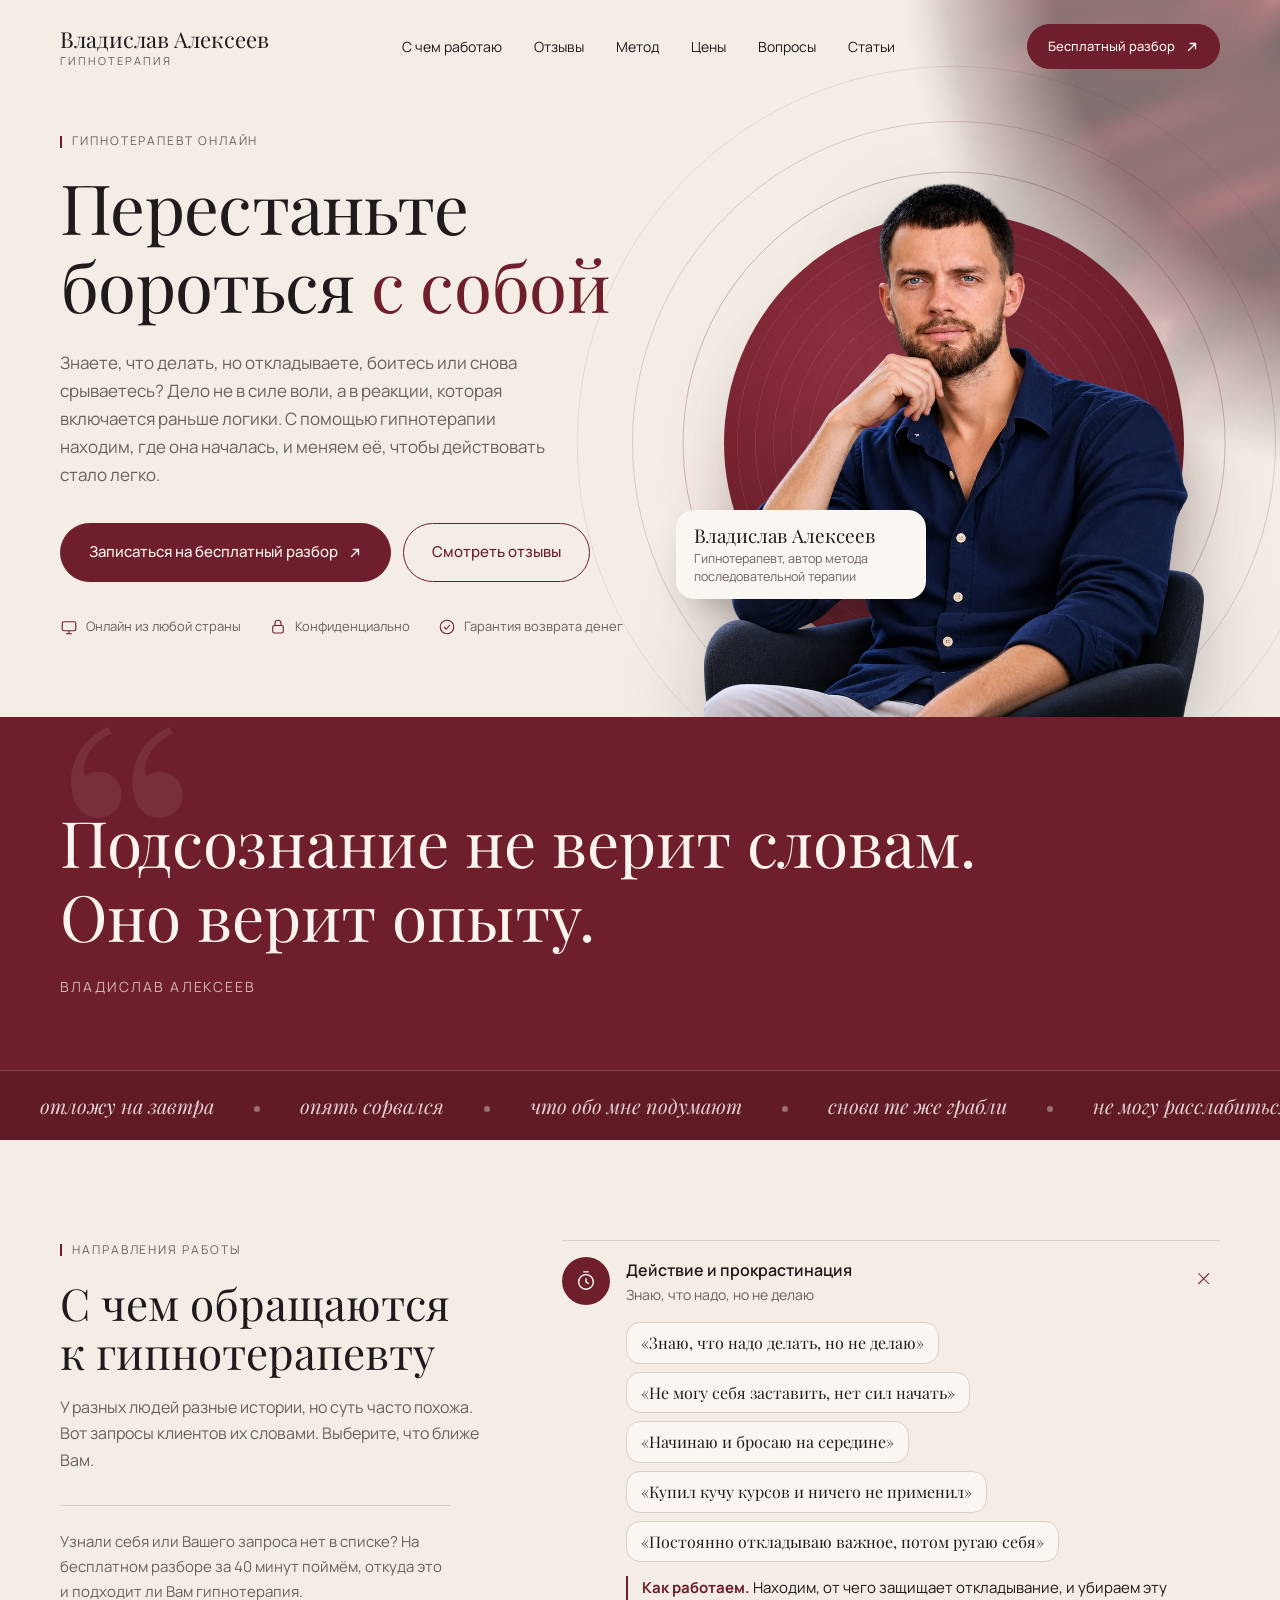
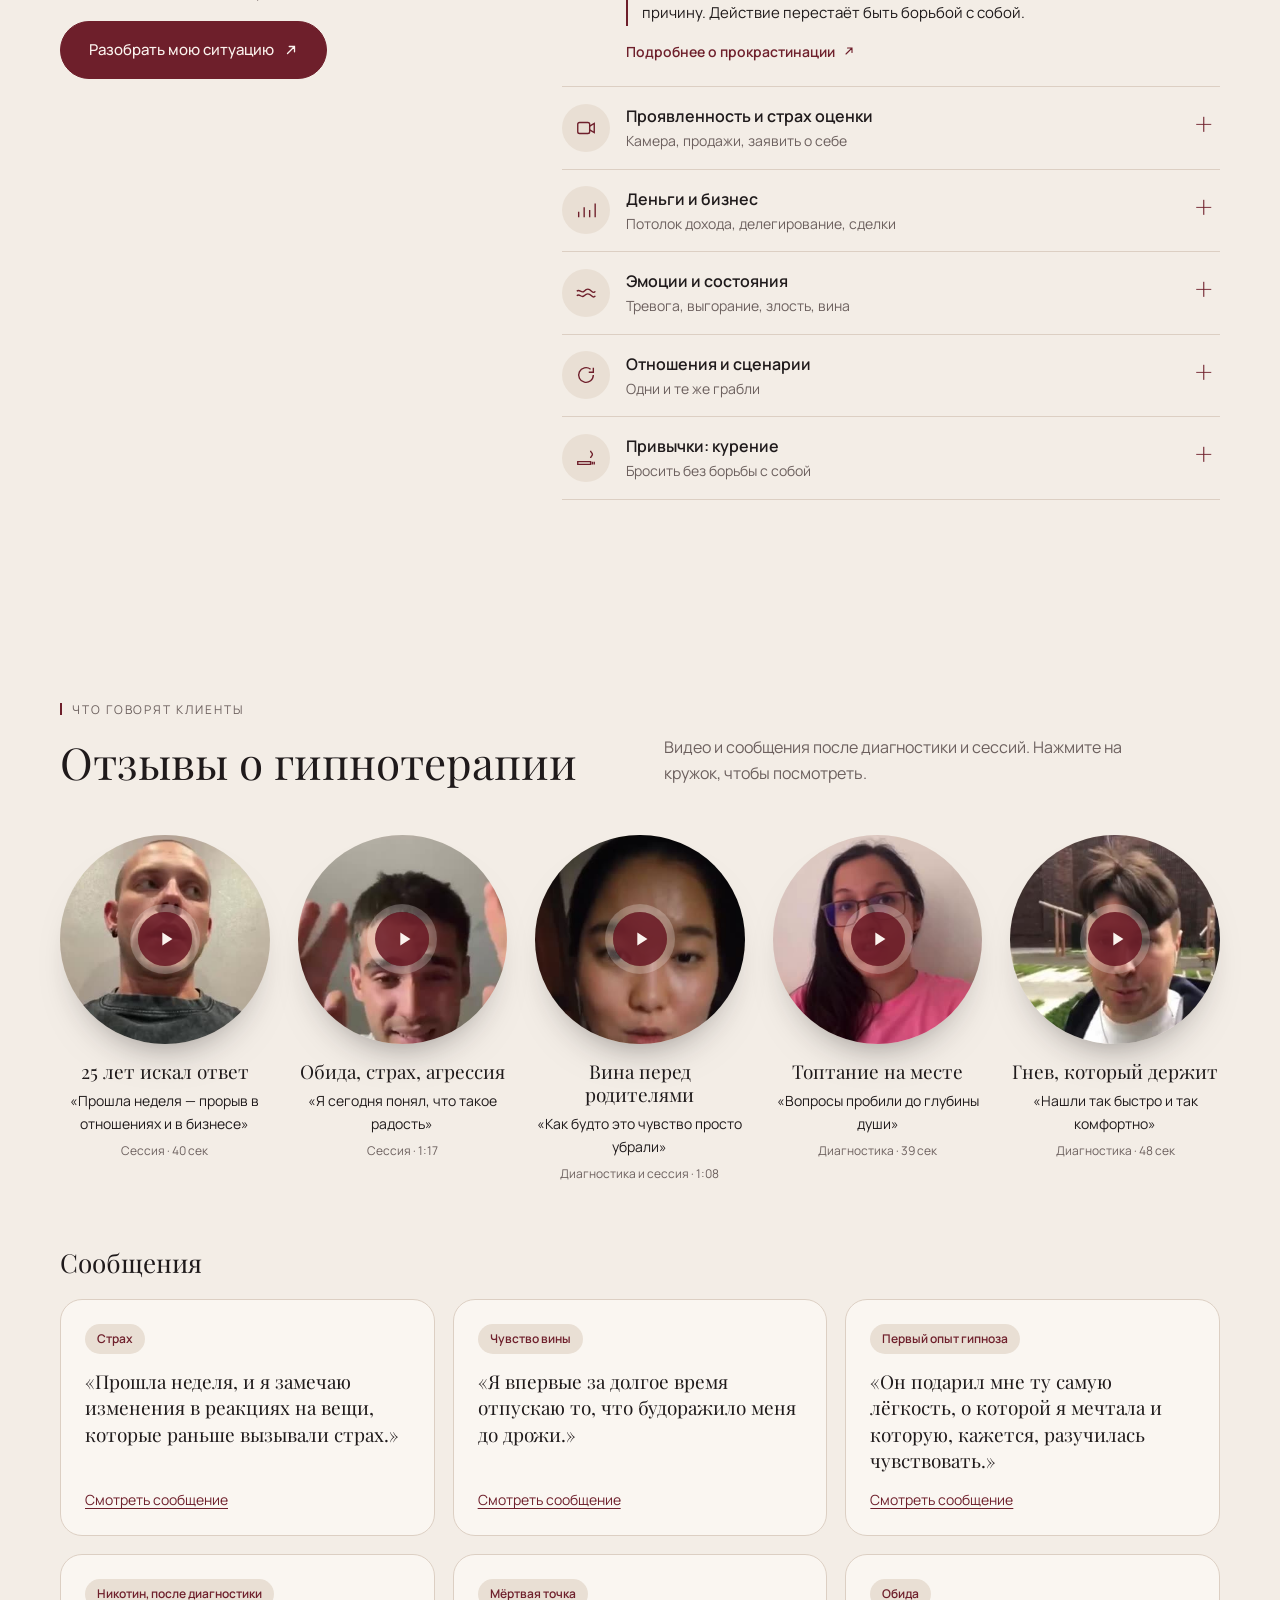
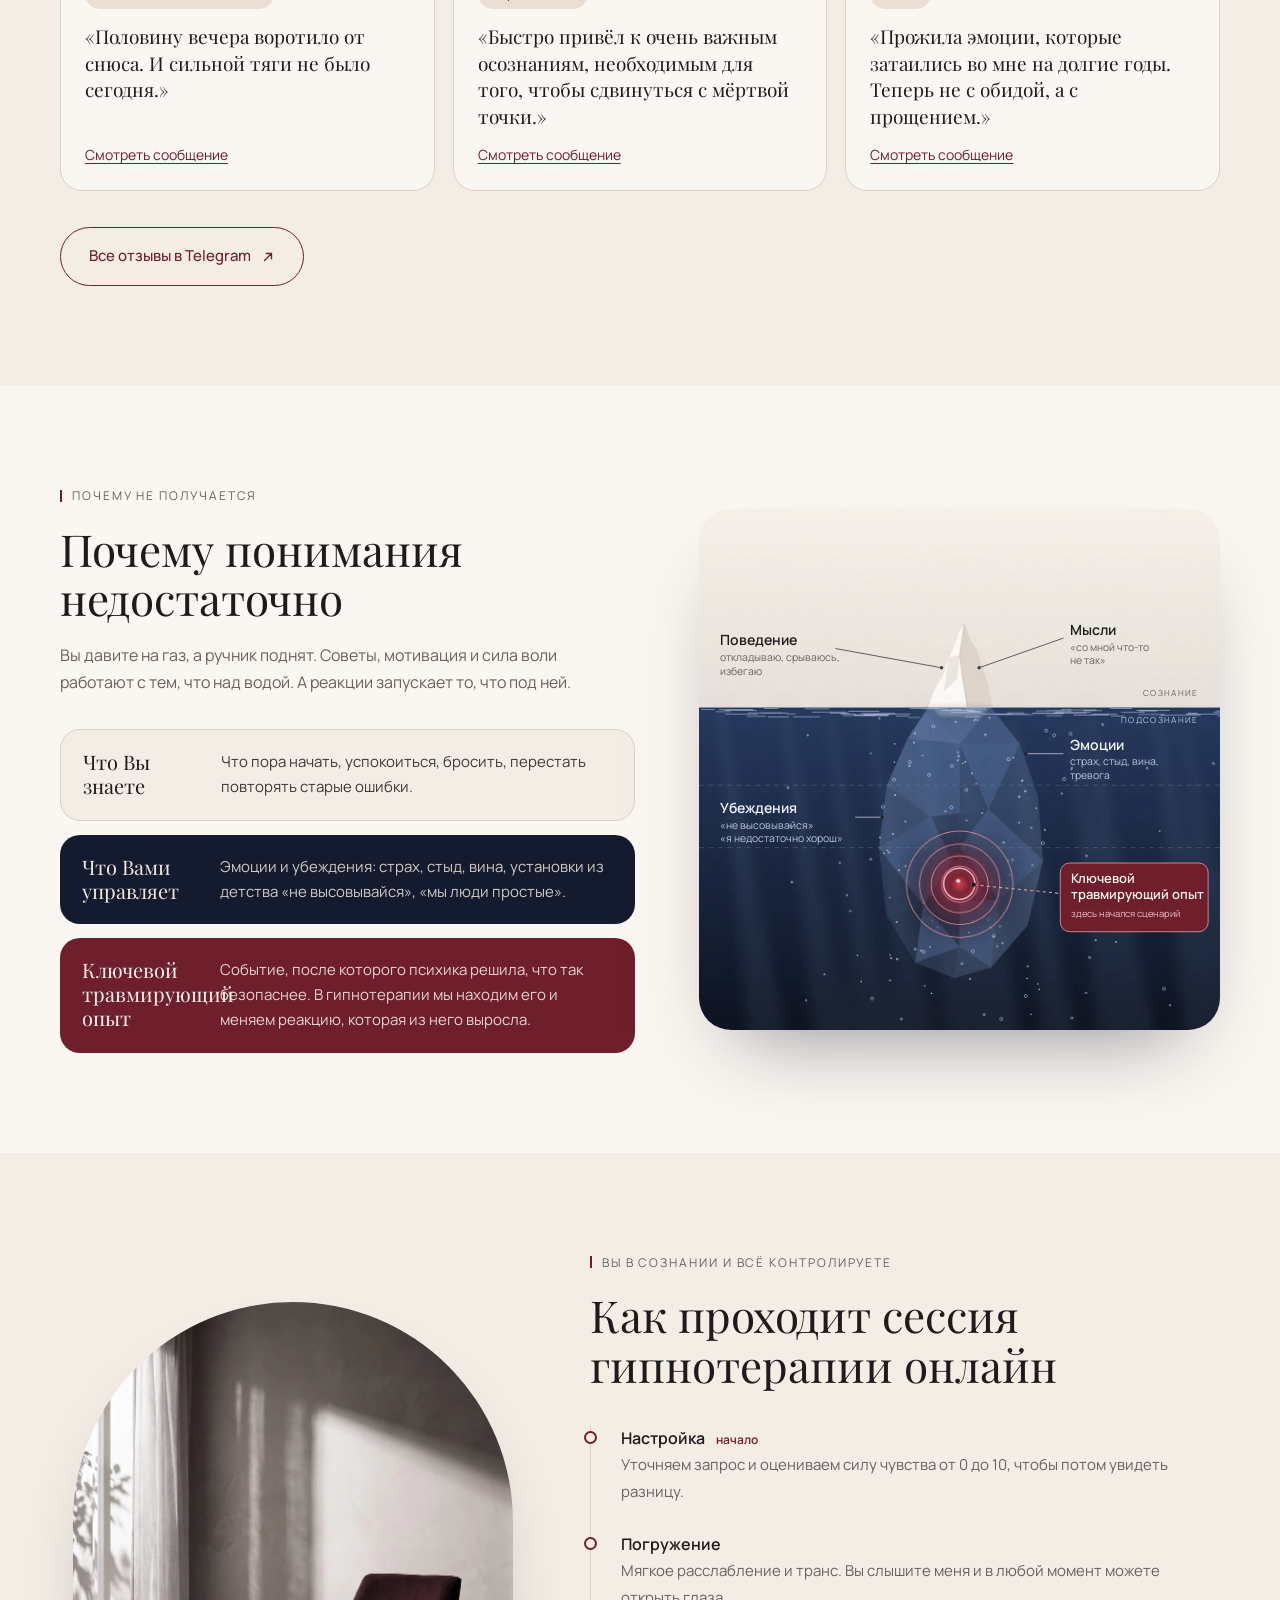
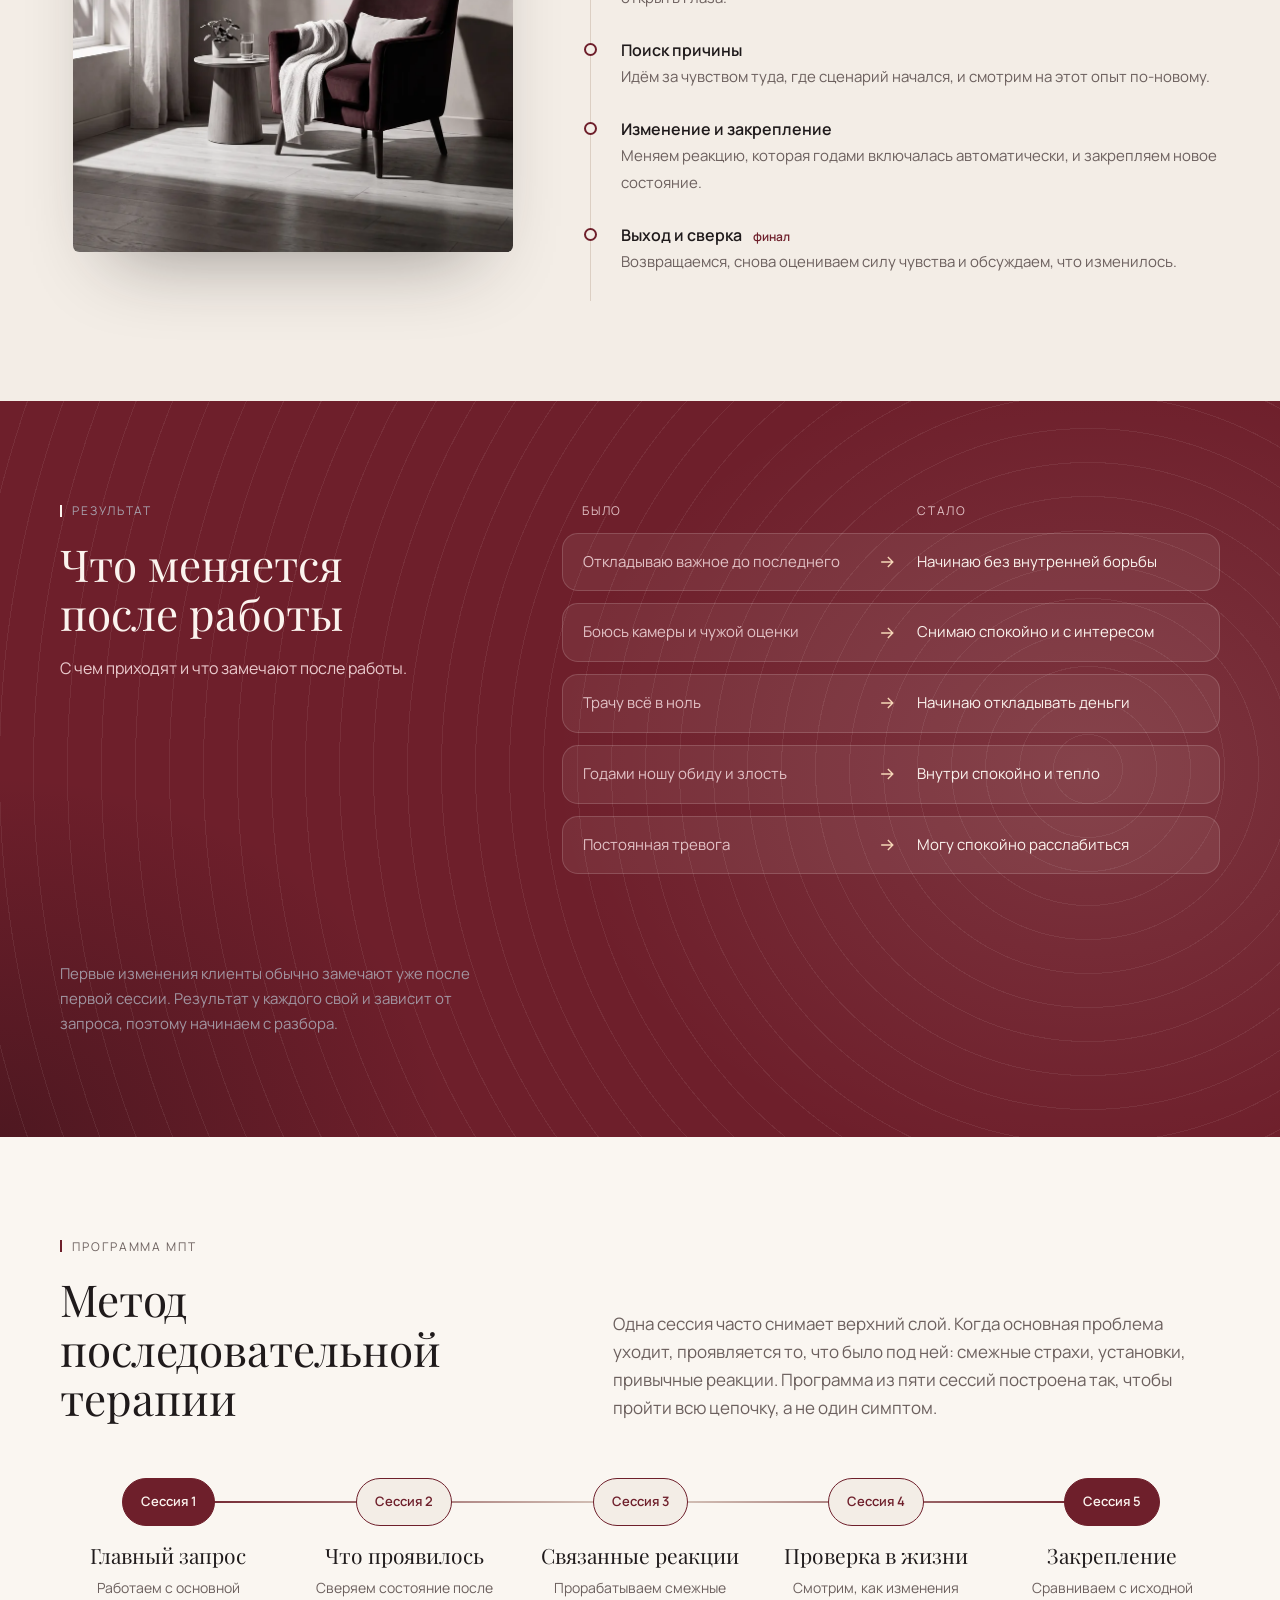
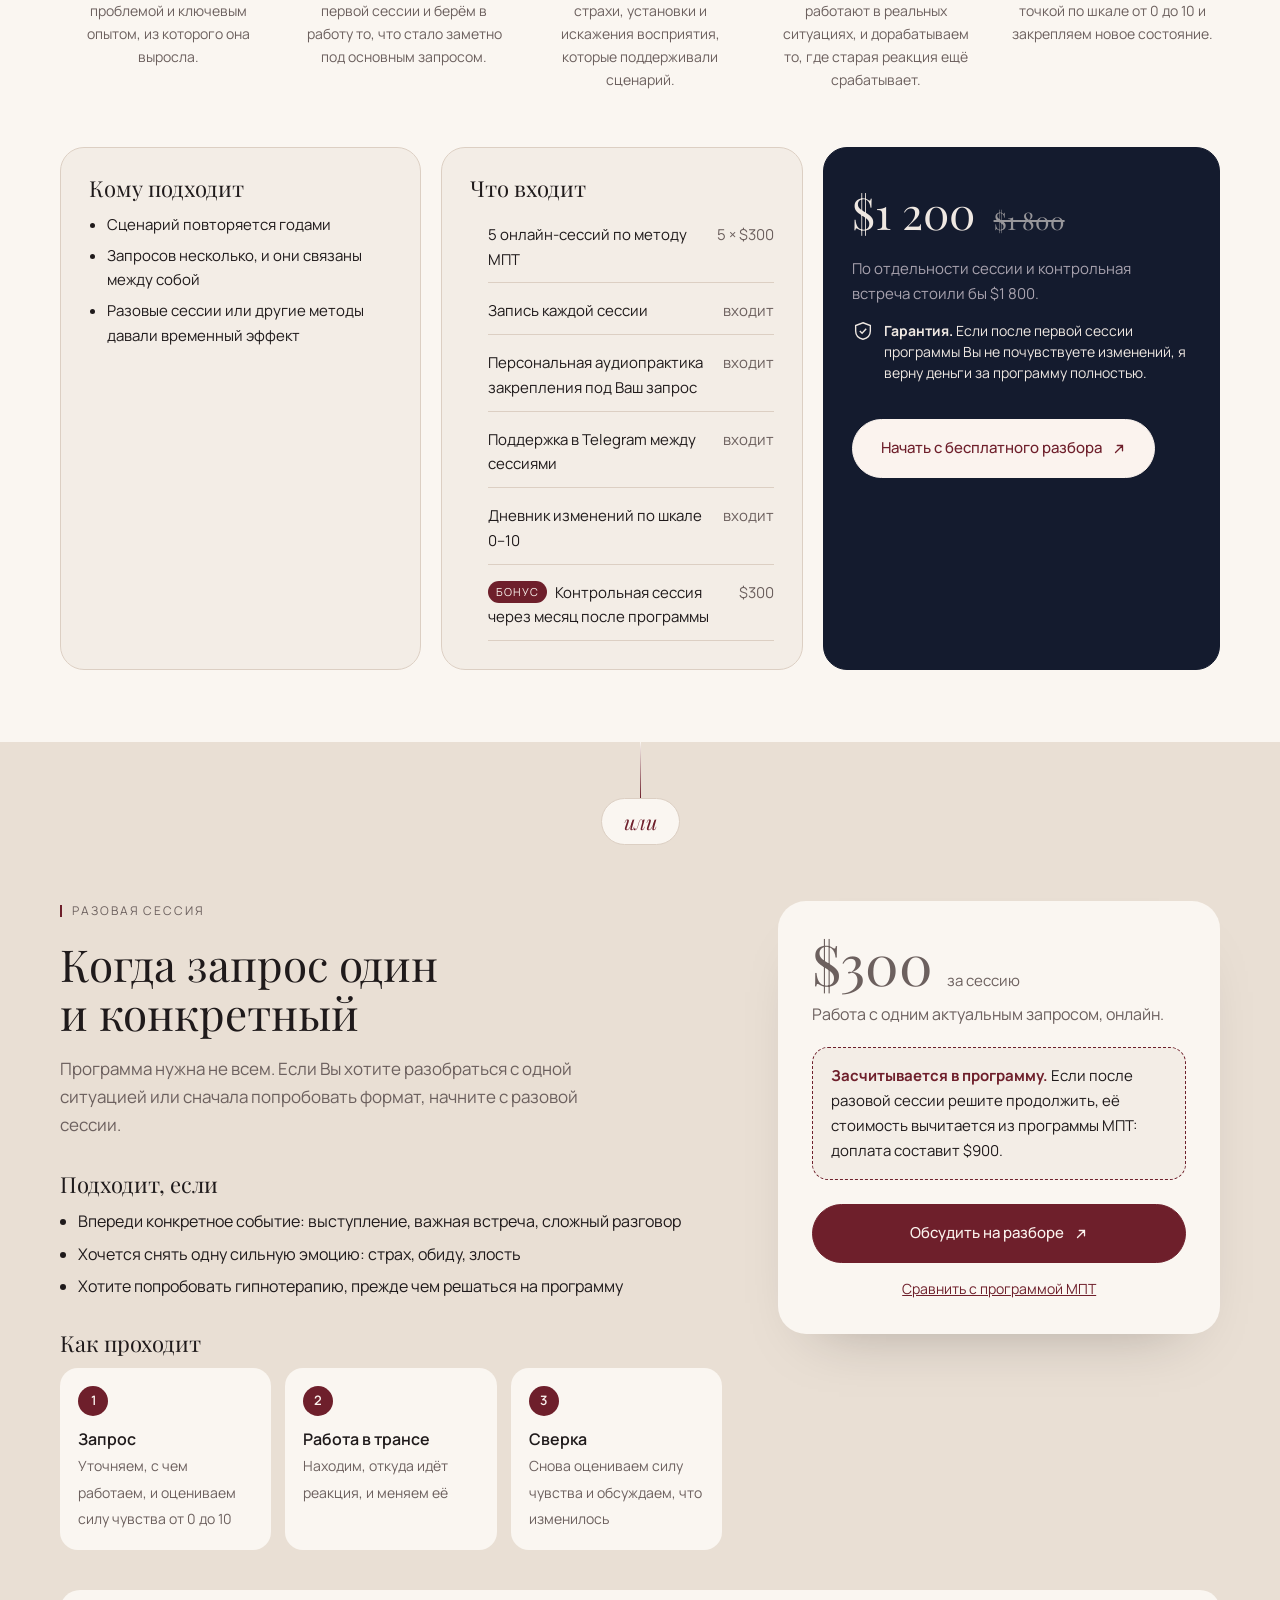
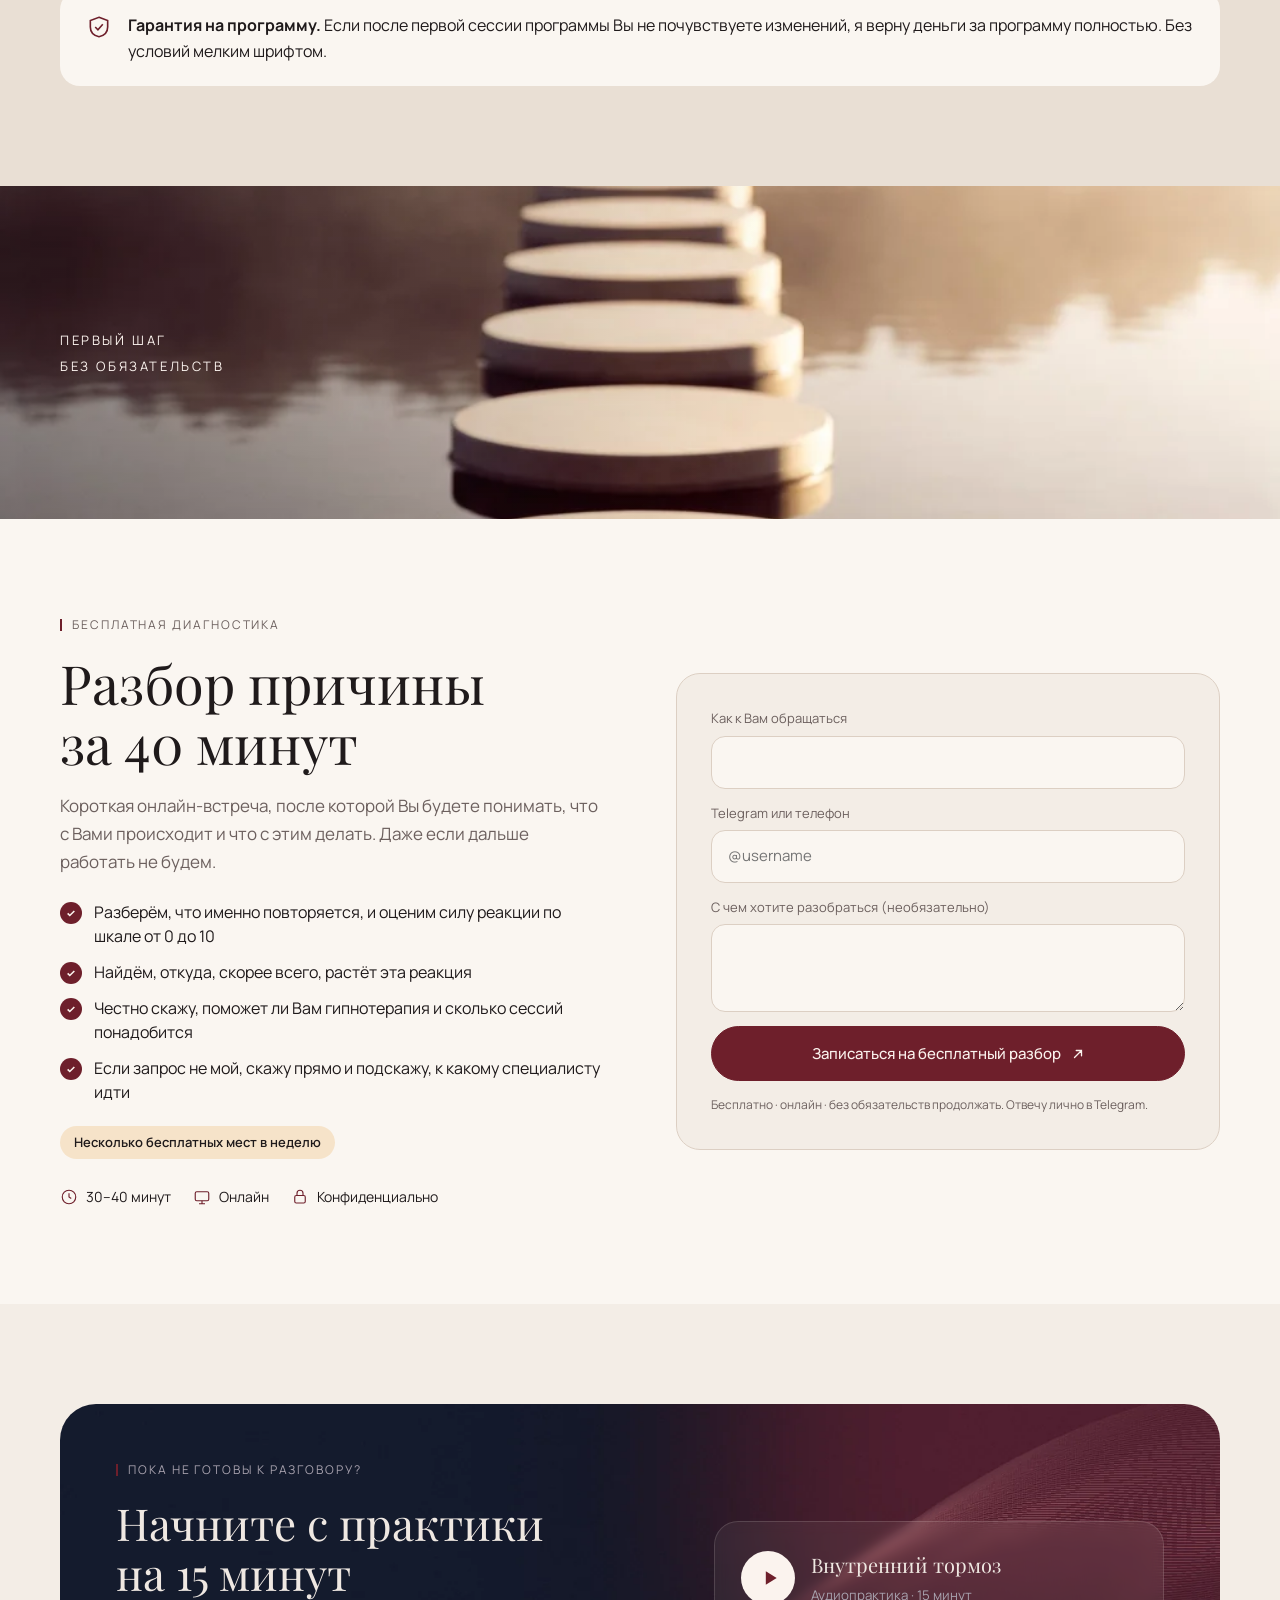
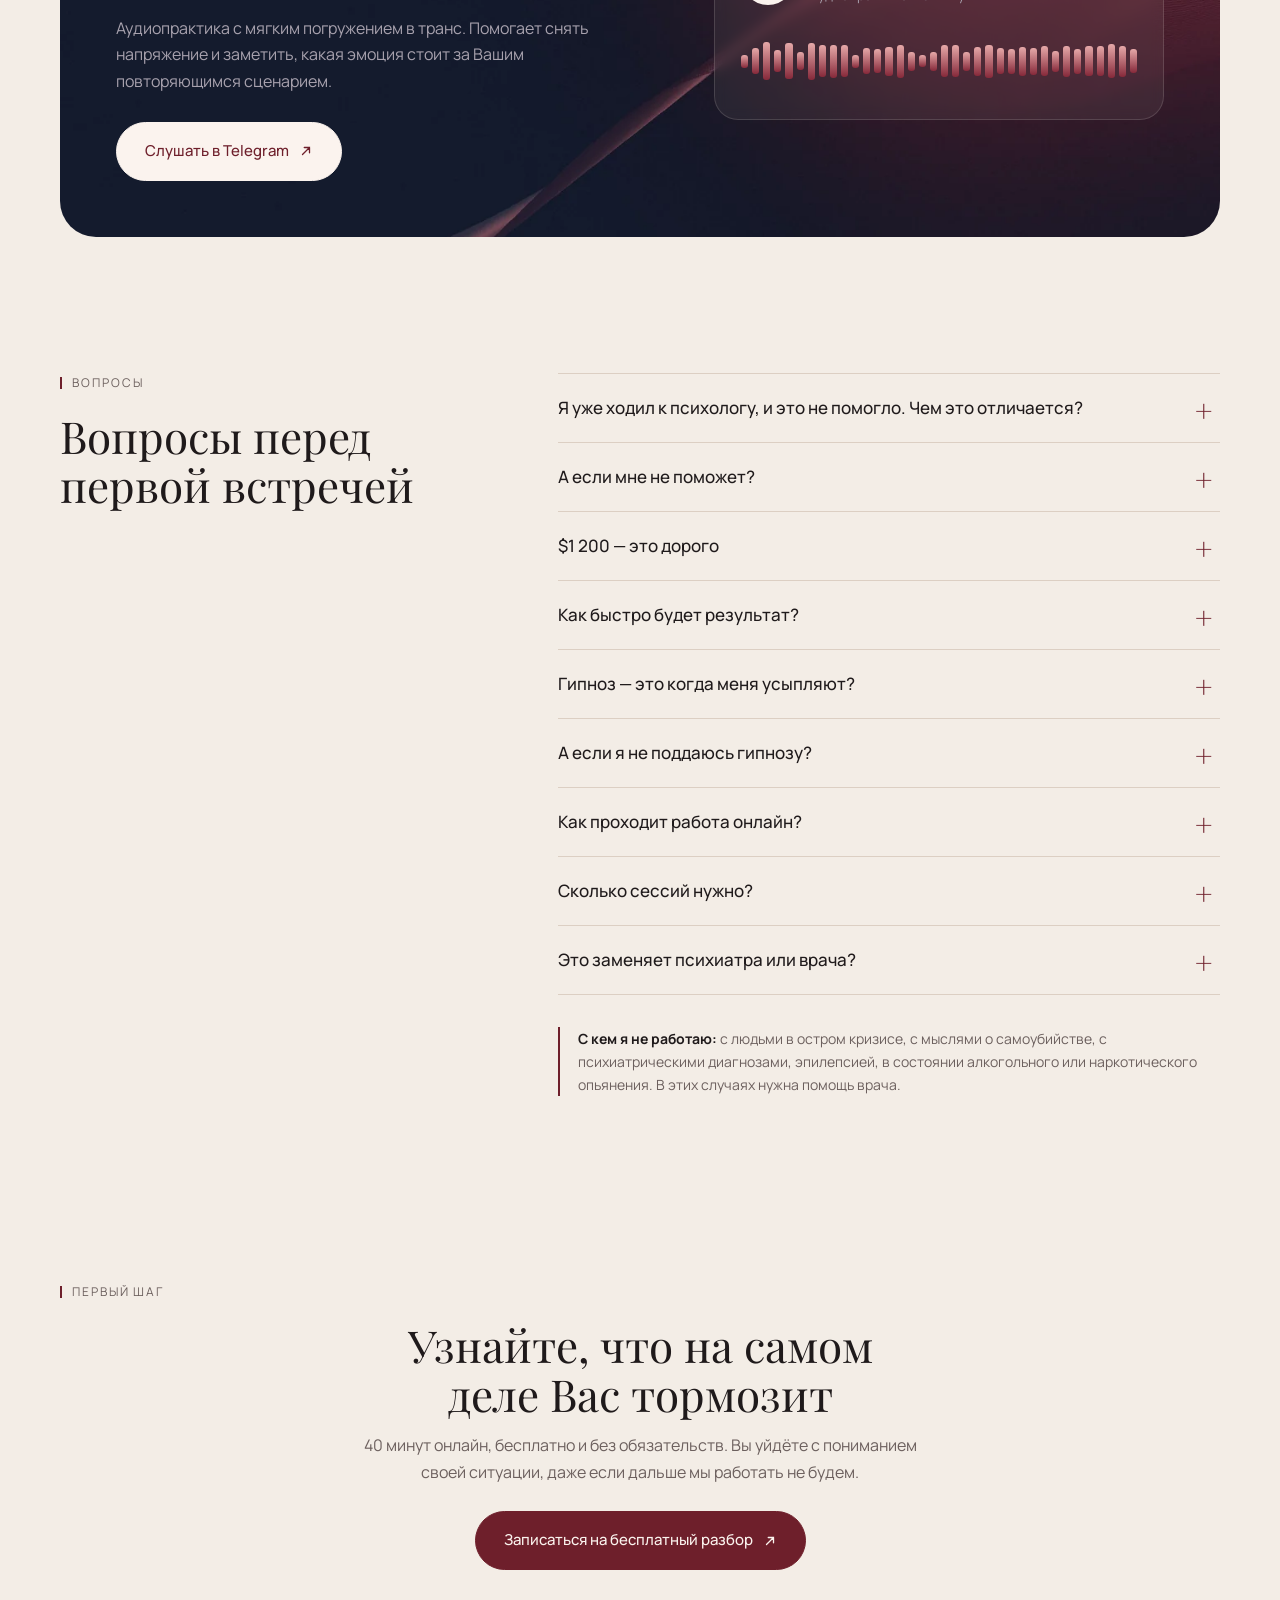
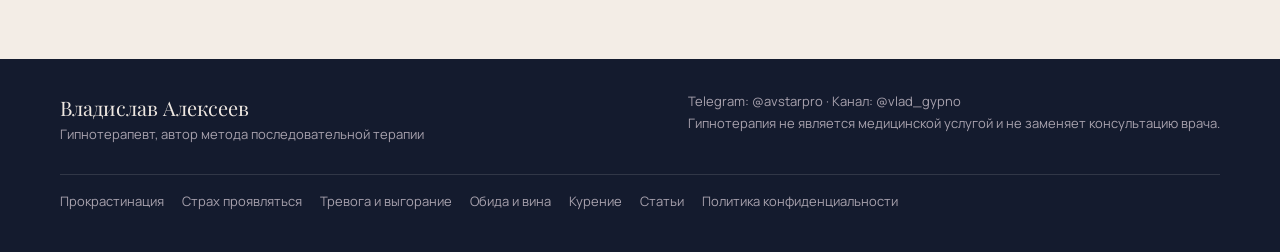
<file: index.html>
<!doctype html>
<html lang="ru">
<head>
<meta charset="utf-8">
<meta name="viewport" content="width=device-width, initial-scale=1, viewport-fit=cover">
<title>Гипнотерапевт онлайн Владислав Алексеев — метод МПТ</title>
<meta name="description" content="Гипнотерапия онлайн: тревога, прокрастинация, страх проявляться, курение, обиды. Работаю с причиной, а не с симптомом. Бесплатная диагностика.">
<meta name="theme-color" content="#6E1F2B">
<link rel="icon" href="favicon.svg" type="image/svg+xml">
<meta property="og:type" content="website">
<meta property="og:locale" content="ru_RU">
<meta property="og:title" content="Гипнотерапевт онлайн Владислав Алексеев">
<meta property="og:description" content="Работаю с причиной, а не с симптомом. Тревога, откладывание, страх проявляться, повторяющиеся сценарии и привычки. Онлайн.">
<meta property="og:image" content="https://vladhypno.com/assets/img/og-image.jpg">
<meta property="og:image:width" content="1200">
<meta property="og:image:height" content="630">
<meta property="og:url" content="https://vladhypno.com/">
<link rel="canonical" href="https://vladhypno.com/">
<meta name="robots" content="noindex"><!-- ПРЕДПРОСМОТР: убрать эту строку после подключения домена -->
<!-- Коды подтверждения поисковиков вставить сюда после регистрации:
<meta name="yandex-verification" content="...">
<meta name="google-site-verification" content="...">
-->
<meta name="twitter:card" content="summary_large_image">
<link rel="preconnect" href="https://fonts.googleapis.com">
<link rel="preconnect" href="https://fonts.gstatic.com" crossorigin>
<link rel="stylesheet" href="https://fonts.googleapis.com/css2?family=Playfair+Display:wght@400;500&family=Manrope:wght@400;500;600&display=swap">
<link rel="stylesheet" href="assets/css/style.css">
<style>
/* index-v2: воронка к диагностике */
.trust div svg{flex:none}
.proof{background:var(--paper);padding-block:clamp(56px,7vw,96px)}
.proof-top{display:flex;justify-content:space-between;align-items:flex-end;gap:20px;flex-wrap:wrap}
.proof-top h2{margin:8px 0 0}
.proof .vids{grid-template-columns:repeat(3,1fr);max-width:860px;margin-top:40px}
.proof-link{color:var(--bur);font-weight:600;text-decoration:none;display:inline-flex;gap:8px;align-items:center}
.proof-link svg{width:12px;height:12px}
.change-note{margin-top:24px;font-size:15px;color:var(--on-navy-soft,#E9DCD5);opacity:.9;max-width:40em}
.diag-list{list-style:none;padding:0;margin:24px 0 8px;display:grid;gap:12px}
.diag-list li{position:relative;padding-left:34px;line-height:1.5}
.diag-list li::before{content:"";position:absolute;left:0;top:2px;width:22px;height:22px;border-radius:50%;background:var(--bur) url("data:image/svg+xml,%3Csvg xmlns='http://www.w3.org/2000/svg' viewBox='0 0 24 24' fill='none' stroke='%23FBF3EE' stroke-width='2.4'%3E%3Cpath d='M7 12.5l3.2 3.2L17 9'/%3E%3C/svg%3E") center/16px no-repeat}
.diag-name{font-family:var(--display);font-size:clamp(30px,4vw,44px);line-height:1.12;margin:10px 0 14px}
.seats{display:inline-block;margin-top:14px;background:#F6E3C9;color:var(--ink);border-radius:999px;padding:6px 14px;font-size:13px;font-weight:600}
.form-sub{font-size:13px;color:var(--muted);margin:8px 0 0}
.stack{list-style:none;padding:0;margin:0}
.stack li{display:flex;justify-content:space-between;gap:14px;padding:10px 0;border-bottom:1px solid var(--line);font-size:15px}
.stack li span:last-child{color:var(--muted);white-space:nowrap}
.stack li.bonus span:first-child::before{content:"Бонус";display:inline-block;margin-right:8px;font-size:11px;letter-spacing:.08em;text-transform:uppercase;background:var(--bur);color:#FBF3EE;border-radius:999px;padding:2px 8px;vertical-align:2px}
.mpt-old{text-decoration:line-through;opacity:.6;font-size:.55em;margin-left:8px}
.mpt-guar{display:flex;gap:10px;align-items:flex-start;margin:14px 0 18px;font-size:14px;line-height:1.5}
.mpt-guar svg{width:22px;height:22px;flex:none}
.fill{background:#F6E3C9;border-radius:6px;padding:0 6px;color:var(--ink)}
.final{background:var(--cream);padding-block:clamp(56px,7vw,96px);text-align:center}
.final h2{max-width:18em;margin:8px auto 14px}
.final p{max-width:36em;margin:0 auto 26px;color:var(--muted)}
.final .actions{justify-content:center}
.sticky-cta{display:none}
@media (max-width:760px){
  .proof .vids{display:flex}
  .sticky-cta{display:flex;position:fixed;left:0;right:0;bottom:0;z-index:50;justify-content:center;padding:10px max(16px,env(safe-area-inset-right,0px)) calc(10px + env(safe-area-inset-bottom,0px)) max(16px,env(safe-area-inset-left,0px));background:rgba(250,246,241,.94);backdrop-filter:blur(8px);border-top:1px solid var(--line);transition:transform .3s}
  .sticky-cta .btn{width:100%;justify-content:center}
  .sticky-cta.hide{transform:translateY(110%)}
  footer{padding-bottom:96px}
}
</style>
<script type="application/ld+json">
{
 "@context": "https://schema.org",
 "@graph": [
  {
   "@type": "WebSite",
   "@id": "https://vladhypno.com/#website",
   "url": "https://vladhypno.com/",
   "name": "Владислав Алексеев — гипнотерапевт",
   "inLanguage": "ru"
  },
  {
   "@type": "Person",
   "@id": "https://vladhypno.com/#person",
   "name": "Владислав Алексеев",
   "jobTitle": "Гипнотерапевт",
   "description": "Гипнотерапевт, автор метода последовательной терапии (МПТ). Работает онлайн с русскоязычными клиентами.",
   "image": "https://vladhypno.com/assets/img/og-image.jpg",
   "url": "https://vladhypno.com/",
   "knowsLanguage": "ru",
   "knowsAbout": [
    "Гипнотерапия",
    "Прокрастинация",
    "Страх публичных выступлений",
    "Тревожность",
    "Отказ от курения"
   ],
   "sameAs": [
    "https://t.me/vlad_gypno"
   ]
  },
  {
   "@type": "ProfessionalService",
   "@id": "https://vladhypno.com/#service",
   "name": "Гипнотерапия онлайн — Владислав Алексеев",
   "url": "https://vladhypno.com/",
   "image": "https://vladhypno.com/assets/img/og-image.jpg",
   "description": "Онлайн-гипнотерапия: прокрастинация, страх проявляться, тревога, обиды, повторяющиеся сценарии и отказ от курения. Метод последовательной терапии (МПТ).",
   "founder": {
    "@id": "https://vladhypno.com/#person"
   },
   "areaServed": "Онлайн",
   "availableLanguage": "ru",
   "priceRange": "$300–$1200",
   "hasOfferCatalog": {
    "@type": "OfferCatalog",
    "name": "Форматы работы",
    "itemListElement": [
     {
      "@type": "Offer",
      "name": "Диагностика",
      "description": "Знакомство и разбор запроса, 30–40 минут, онлайн",
      "price": "0",
      "priceCurrency": "USD"
     },
     {
      "@type": "Offer",
      "name": "Разовая сессия гипнотерапии",
      "description": "Работа с одним актуальным запросом, онлайн",
      "price": "300",
      "priceCurrency": "USD"
     },
     {
      "@type": "Offer",
      "name": "Программа МПТ",
      "description": "Пять онлайн-сессий по методу последовательной терапии",
      "price": "1200",
      "priceCurrency": "USD"
     }
    ]
   }
  },
  {
   "@type": "FAQPage",
   "@id": "https://vladhypno.com/#faq",
   "mainEntity": [
    {
     "@type": "Question",
     "name": "Гипноз — это когда меня усыпляют?",
     "acceptedAnswer": {
      "@type": "Answer",
      "text": "Нет. Гипнотический транс похож на состояние, когда Вы задумались за рулём и не заметили пару минут дороги. Вы в сознании, слышите меня и можете в любой момент выйти из транса."
     }
    },
    {
     "@type": "Question",
     "name": "А если я не поддаюсь гипнозу?",
     "acceptedAnswer": {
      "@type": "Answer",
      "text": "Транс — естественное состояние, в которое каждый входит несколько раз в день. Глубина бывает разной, и для работы глубокий транс не обязателен."
     }
    },
    {
     "@type": "Question",
     "name": "Как проходит работа онлайн?",
     "acceptedAnswer": {
      "@type": "Answer",
      "text": "Нужны наушники, стабильный интернет и спокойное место, где Вас не потревожат. Всё остальное я объясню перед сессией."
     }
    },
    {
     "@type": "Question",
     "name": "Сколько сессий нужно?",
     "acceptedAnswer": {
      "@type": "Answer",
      "text": "Иногда одного запроса хватает одной сессии. Если сценарий повторяется годами, лучше работает программа из пяти сессий. На диагностике мы определим, что подходит Вам."
     }
    },
    {
     "@type": "Question",
     "name": "Это заменяет психиатра или врача?",
     "acceptedAnswer": {
      "@type": "Answer",
      "text": "Нет. Гипнотерапия работает с эмоциональными реакциями и установками, но не лечит болезни и не заменяет медицинскую помощь."
     }
    }
   ]
  }
 ]
}
</script>
</head>
<body>
<svg width="0" height="0" style="position:absolute" aria-hidden="true">
  <symbol id="i-arrow" viewBox="0 0 16 16"><path d="M4 12L12 4M6 4h6v6" fill="none" stroke="currentColor" stroke-width="1.5" stroke-linecap="round"/></symbol>
</svg>

<div class="hero">
  <img class="silk" src="assets/img/silk.webp" alt="" aria-hidden="true">
  <header class="wrap top">
    <div class="brand">Владислав Алексеев<small>Гипнотерапия</small></div>
    <nav aria-label="Разделы">
      <a href="#topics">С чем работаю</a>
      <a href="#reviews">Отзывы</a>
      <a href="#why">Метод</a>
      <a href="#mpt">Цены</a>
      <a href="#faq">Вопросы</a>
      <a href="stati/">Статьи</a>
    </nav>
    <a class="btn solid" href="#diag">Бесплатный разбор <svg><use href="#i-arrow"/></svg></a>
  </header>

  <div class="wrap hero-grid">
    <div class="hero-copy">
      <h1><span class="kicker h1-kicker">Гипнотерапевт онлайн</span> Перестаньте бороться <span>с собой</span></h1>
      <p class="lead">Знаете, что делать, но откладываете, боитесь или снова срываетесь? Дело не в силе воли, а в реакции, которая включается раньше логики. С помощью гипнотерапии находим, где она началась, и меняем её, чтобы действовать стало легко.</p>
      <div class="actions">
        <a class="btn solid" href="#diag">Записаться на бесплатный разбор <svg><use href="#i-arrow"/></svg></a>
        <a class="btn line" href="#reviews">Смотреть отзывы</a>
      </div>
      <div class="trust">
        <div><svg viewBox="0 0 24 24" fill="none" stroke="currentColor" stroke-width="1.5"><rect x="3" y="5" width="18" height="12" rx="2"/><path d="M8 21h8M12 17v4"/></svg>Онлайн из любой страны</div>
        <div><svg viewBox="0 0 24 24" fill="none" stroke="currentColor" stroke-width="1.5"><rect x="5" y="10" width="14" height="10" rx="2"/><path d="M8 10V7a4 4 0 018 0v3"/></svg>Конфиденциально</div>
        <div><svg viewBox="0 0 24 24" fill="none" stroke="currentColor" stroke-width="1.5"><circle cx="12" cy="12" r="9"/><path d="M8 12l3 3 5-6"/></svg>Гарантия возврата денег</div>
      </div>
    </div>
    <div class="hero-photo">
      <figure class="hero-figure">
        <div class="disc" aria-hidden="true"><span class="ring r1"></span><span class="ring r2"></span><span class="ring r3"></span></div>
        <img class="cut" src="assets/img/main.webp" alt="Владислав Алексеев, гипнотерапевт" width="900" height="966" fetchpriority="high">
        <figcaption class="photo-tag"><b>Владислав Алексеев</b><span>Гипнотерапевт, автор метода последовательной терапии</span></figcaption>
      </figure>
    </div>
  </div>
</div>

<section class="quote-band">
  <div class="mark" aria-hidden="true">“</div>
  <div class="wrap reveal">
    <p class="big-quote">Подсознание не верит словам. Оно верит опыту.</p>
    <p class="sig">Владислав Алексеев</p>
  </div>
  <div class="ticker" aria-hidden="true"><div class="track">
    <span>отложу на завтра</span><span>опять сорвался</span><span>что обо мне подумают</span><span>снова те же грабли</span><span>не могу расслабиться</span><span>последняя сигарета</span>
    <span>отложу на завтра</span><span>опять сорвался</span><span>что обо мне подумают</span><span>снова те же грабли</span><span>не могу расслабиться</span><span>последняя сигарета</span>
  </div></div>
</section>

<section class="topics-band" id="topics">
  <div class="wrap topics-grid">
    <div class="topics-head reveal">
      <div class="kicker">Направления работы</div>
      <h2>С чем обращаются к гипнотерапевту</h2>
      <p class="dirs-lead">У разных людей разные истории, но суть часто похожа. Вот запросы клиентов их словами. Выберите, что ближе Вам.</p>
      <div class="topics-more">Узнали себя или Вашего запроса нет в списке? На бесплатном разборе за 40 минут поймём, откуда это и подходит ли Вам гипнотерапия.<br><a class="btn solid" href="#diag">Разобрать мою ситуацию <svg><use href="#i-arrow"/></svg></a></div>
    </div>
    <div class="dirs">
      <details class="dir" open>
        <summary><span class="ic"><svg viewBox="0 0 24 24" fill="none" stroke="currentColor" stroke-width="1.5"><circle cx="12" cy="13" r="8"/><path d="M12 9v4l3 2M9 2h6"/></svg></span><span class="dir-h"><b>Действие и прокрастинация</b><small>Знаю, что надо, но не делаю</small></span></summary>
        <div class="dir-body">
          <ul class="quotes"><li>«Знаю, что надо делать, но не делаю»</li><li>«Не могу себя заставить, нет сил начать»</li><li>«Начинаю и бросаю на середине»</li><li>«Купил кучу курсов и ничего не применил»</li><li>«Постоянно откладываю важное, потом ругаю себя»</li></ul>
          <p class="dir-how"><b>Как работаем.</b> Находим, от чего защищает откладывание, и убираем эту причину. Действие перестаёт быть борьбой с собой.</p>
          <a class="dir-more" href="prokrastinaciya/">Подробнее о прокрастинации <svg><use href="#i-arrow"/></svg></a>
        </div>
      </details>
      <details class="dir">
        <summary><span class="ic"><svg viewBox="0 0 24 24" fill="none" stroke="currentColor" stroke-width="1.5"><rect x="3" y="6" width="13" height="12" rx="2"/><path d="M16 10l5-3v10l-5-3"/></svg></span><span class="dir-h"><b>Проявленность и страх оценки</b><small>Камера, продажи, заявить о себе</small></span></summary>
        <div class="dir-body">
          <ul class="quotes"><li>«Боюсь камеры, не могу выложить видео»</li><li>«Страшно заявить о себе, боюсь, что осудят»</li><li>«Не могу поднять цену на свои услуги»</li><li>«Стесняюсь продавать, боюсь отказа»</li></ul><p class="dir-note">Частый запрос психологов, коучей и экспертов: страшно начать частную практику.</p>
          <p class="dir-how"><b>Как работаем.</b> Работаем со страхом оценки и с опытом, после которого быть заметным стало опасно.</p>
          <a class="dir-more" href="strah-proyavlyatsya/">Подробнее о страхе проявляться <svg><use href="#i-arrow"/></svg></a>
        </div>
      </details>
      <details class="dir">
        <summary><span class="ic"><svg viewBox="0 0 24 24" fill="none" stroke="currentColor" stroke-width="1.5"><path d="M4 20V14M10 20V9M16 20V12M22 20V5"/></svg></span><span class="dir-h"><b>Деньги и бизнес</b><small>Потолок дохода, делегирование, сделки</small></span></summary>
        <div class="dir-body">
          <ul class="quotes"><li>«Деньги не задерживаются, трачу всё в ноль»</li><li>«Доход упёрся в потолок»</li><li>«Не могу делегировать, всё делаю сам»</li><li>«Сделки срываются в последний момент»</li></ul>
          <p class="dir-how"><b>Как работаем.</b> Ищем установки о деньгах и ответственности, которые срабатывают раньше логики.</p>
        </div>
      </details>
      <details class="dir">
        <summary><span class="ic"><svg viewBox="0 0 24 24" fill="none" stroke="currentColor" stroke-width="1.5"><path d="M2 10c3-3 5 3 8 0s5-3 8 0 4 0 4 0M2 15c3-3 5 3 8 0s5-3 8 0 4 0 4 0"/></svg></span><span class="dir-h"><b>Эмоции и состояния</b><small>Тревога, выгорание, злость, вина</small></span></summary>
        <div class="dir-body">
          <ul class="quotes"><li>«Постоянная тревога, не могу расслабиться»</li><li>«Выгорел, ничего не хочется»</li><li>«Злость и раздражение срываются на близких»</li><li>«Чувство вины, не могу отпустить обиду»</li></ul>
          <p class="dir-how"><b>Как работаем.</b> Снижаем силу реакции, которая включается автоматически, и возвращаем способность спокойно отдыхать.</p>
          <a class="dir-more" href="trevoga/">Подробнее о тревоге и выгорании <svg><use href="#i-arrow"/></svg></a>
        </div>
      </details>
      <details class="dir">
        <summary><span class="ic"><svg viewBox="0 0 24 24" fill="none" stroke="currentColor" stroke-width="1.5"><path d="M20 12a8 8 0 11-3-6.2"/><path d="M20 4v5h-5"/></svg></span><span class="dir-h"><b>Отношения и сценарии</b><small>Одни и те же грабли</small></span></summary>
        <div class="dir-body">
          <ul class="quotes"><li>«Наступаю на одни и те же грабли»</li><li>«Притягиваю одних и тех же мужчин или женщин»</li><li>«Не могу пережить расставание»</li><li>«Обида на родителей»</li></ul>
          <p class="dir-how"><b>Как работаем.</b> Находим, где сценарий начался, и меняем реакцию, которая заставляет его повторять.</p>
          <a class="dir-more" href="obida-i-vina/">Подробнее об обиде и вине <svg><use href="#i-arrow"/></svg></a>
        </div>
      </details>
      <details class="dir">
        <summary><span class="ic"><svg viewBox="0 0 24 24" fill="none" stroke="currentColor" stroke-width="1.5"><path d="M3 16h14v3H3zM19 16v3M21 16v3M17 12c0-2 2-2 2-4s-2-2-2-4"/></svg></span><span class="dir-h"><b>Привычки: курение</b><small>Бросить без борьбы с собой</small></span></summary>
        <div class="dir-body">
          <ul class="quotes"><li>«Бросал много раз и снова начинал»</li><li>«Курю, когда нервничаю»</li><li>«Без сигареты не могу расслабиться»</li></ul>
          <p class="dir-how"><b>Как работаем.</b> Работаем с тем, какую потребность закрывает сигарета: спокойствие, паузу, ощущение контроля.</p>
          <a class="dir-more" href="kurenie/">Подробнее о курении <svg><use href="#i-arrow"/></svg></a>
        </div>
      </details>
    </div>
  </div>
</section>

<section class="reviews" id="reviews">
  <div class="wrap">
    <div class="rev-top">
      <div><div class="kicker">Что говорят клиенты</div><h2 class="reveal">Отзывы о гипнотерапии</h2></div>
      <p class="rev-lead">Видео и сообщения после диагностики и сессий. Нажмите на кружок, чтобы посмотреть.</p>
    </div>
    <div class="vids">
      <figure class="vid reveal">
        <button class="circle" type="button" aria-label="Смотреть видеоотзыв: 25 лет искал ответ">
          <video src="assets/reviews/r_25.mp4" poster="assets/reviews/r_25.jpg" preload="none" playsinline></video>
          <svg class="prog" viewBox="0 0 100 100" aria-hidden="true"><circle cx="50" cy="50" r="48"/></svg>
          <span class="play" aria-hidden="true"><svg viewBox="0 0 24 24"><path d="M8 5l11 7-11 7z"/></svg></span>
        </button>
        <figcaption><b>25 лет искал ответ</b><span>«Прошла неделя — прорыв в отношениях и в бизнесе»</span><small>Сессия · 40 сек</small></figcaption>
      </figure>
      <figure class="vid reveal">
        <button class="circle" type="button" aria-label="Смотреть видеоотзыв: Обида, страх, агрессия">
          <video src="assets/reviews/r_joy.mp4" poster="assets/reviews/r_joy.jpg" preload="none" playsinline></video>
          <svg class="prog" viewBox="0 0 100 100" aria-hidden="true"><circle cx="50" cy="50" r="48"/></svg>
          <span class="play" aria-hidden="true"><svg viewBox="0 0 24 24"><path d="M8 5l11 7-11 7z"/></svg></span>
        </button>
        <figcaption><b>Обида, страх, агрессия</b><span>«Я сегодня понял, что такое радость»</span><small>Сессия · 1:17</small></figcaption>
      </figure>
      <figure class="vid reveal">
        <button class="circle" type="button" aria-label="Смотреть видеоотзыв: Вина перед родителями">
          <video src="assets/reviews/r_guilt.mp4" poster="assets/reviews/r_guilt.jpg" preload="none" playsinline></video>
          <svg class="prog" viewBox="0 0 100 100" aria-hidden="true"><circle cx="50" cy="50" r="48"/></svg>
          <span class="play" aria-hidden="true"><svg viewBox="0 0 24 24"><path d="M8 5l11 7-11 7z"/></svg></span>
        </button>
        <figcaption><b>Вина перед родителями</b><span>«Как будто это чувство просто убрали»</span><small>Диагностика и сессия · 1:08</small></figcaption>
      </figure>
      <figure class="vid reveal">
        <button class="circle" type="button" aria-label="Смотреть видеоотзыв: Топтание на месте">
          <video src="assets/reviews/r_diag_woman.mp4" poster="assets/reviews/r_diag_woman.jpg" preload="none" playsinline></video>
          <svg class="prog" viewBox="0 0 100 100" aria-hidden="true"><circle cx="50" cy="50" r="48"/></svg>
          <span class="play" aria-hidden="true"><svg viewBox="0 0 24 24"><path d="M8 5l11 7-11 7z"/></svg></span>
        </button>
        <figcaption><b>Топтание на месте</b><span>«Вопросы пробили до глубины души»</span><small>Диагностика · 39 сек</small></figcaption>
      </figure>
      <figure class="vid reveal">
        <button class="circle" type="button" aria-label="Смотреть видеоотзыв: Гнев, который держит">
          <video src="assets/reviews/r_diag_man.mp4" poster="assets/reviews/r_diag_man.jpg" preload="none" playsinline></video>
          <svg class="prog" viewBox="0 0 100 100" aria-hidden="true"><circle cx="50" cy="50" r="48"/></svg>
          <span class="play" aria-hidden="true"><svg viewBox="0 0 24 24"><path d="M8 5l11 7-11 7z"/></svg></span>
        </button>
        <figcaption><b>Гнев, который держит</b><span>«Нашли так быстро и так комфортно»</span><small>Диагностика · 48 сек</small></figcaption>
      </figure>
    </div>
    <h3 class="rev-sub">Сообщения</h3>
    <div class="texts">
      <figure class="tcard reveal">
        <span class="ttag">Страх</span>
        <blockquote>«Прошла неделя, и я замечаю изменения в реакциях на вещи, которые раньше вызывали страх.»</blockquote>
        <button class="orig" type="button" data-img="assets/reviews/s1.webp">Смотреть сообщение</button>
      </figure>
      <figure class="tcard reveal">
        <span class="ttag">Чувство вины</span>
        <blockquote>«Я впервые за долгое время отпускаю то, что будоражило меня до дрожи.»</blockquote>
        <button class="orig" type="button" data-img="assets/reviews/s2.webp">Смотреть сообщение</button>
      </figure>
      <figure class="tcard reveal">
        <span class="ttag">Первый опыт гипноза</span>
        <blockquote>«Он подарил мне ту самую лёгкость, о которой я мечтала и которую, кажется, разучилась чувствовать.»</blockquote>
        <button class="orig" type="button" data-img="assets/reviews/s3.webp">Смотреть сообщение</button>
      </figure>
      <figure class="tcard reveal">
        <span class="ttag">Никотин, после диагностики</span>
        <blockquote>«Половину вечера воротило от снюса. И сильной тяги не было сегодня.»</blockquote>
        <button class="orig" type="button" data-img="assets/reviews/s4.webp">Смотреть сообщение</button>
      </figure>
      <figure class="tcard reveal">
        <span class="ttag">Мёртвая точка</span>
        <blockquote>«Быстро привёл к очень важным осознаниям, необходимым для того, чтобы сдвинуться с мёртвой точки.»</blockquote>
        <button class="orig" type="button" data-img="assets/reviews/s5.webp">Смотреть сообщение</button>
      </figure>
      <figure class="tcard reveal">
        <span class="ttag">Обида</span>
        <blockquote>«Прожила эмоции, которые затаились во мне на долгие годы. Теперь не с обидой, а с прощением.»</blockquote>
        <button class="orig" type="button" data-img="assets/reviews/s6.webp">Смотреть сообщение</button>
      </figure>
    </div>
    <div class="actions"><a class="btn line" href="https://t.me/rew_hypno_aleks" target="_blank" rel="noopener">Все отзывы в Telegram <svg><use href="#i-arrow"/></svg></a></div>
  </div>
  <div class="lightbox" id="lightbox" hidden>
    <button class="lb-close" type="button" aria-label="Закрыть">×</button>
    <img alt="Сообщение с отзывом клиента">
  </div>
</section>

<section class="berg" id="why">
  <div class="wrap berg-grid">
    <div class="reveal">
      <div class="kicker">Почему не получается</div>
      <h2>Почему понимания недостаточно</h2>
      <p class="lead">Вы давите на газ, а ручник поднят. Советы, мотивация и сила воли работают с тем, что над водой. А реакции запускает то, что под ней.</p>
      <div class="layers">
        <div class="layer up"><b>Что Вы знаете</b><span>Что пора начать, успокоиться, бросить, перестать повторять старые ошибки.</span></div>
        <div class="layer down"><b>Что Вами управляет</b><span>Эмоции и убеждения: страх, стыд, вина, установки из детства «не высовывайся», «мы люди простые».</span></div>
        <div class="layer core"><b>Ключевой травмирующий опыт</b><span>Событие, после которого психика решила, что так безопаснее. В гипнотерапии мы находим его и меняем реакцию, которая из него выросла.</span></div>
      </div>
    </div>
    <div class="berg-pic reveal">
      <img src="assets/img/iceberg.webp" alt="Айсберг: над водой поведение и мысли, под водой эмоции и убеждения, в глубине красная точка, ключевой травмирующий опыт" width="1000" height="1000">
      <svg class="berg-map" viewBox="0 0 1000 1000" aria-hidden="true">
        <defs><marker id="bm-dot" viewBox="0 0 10 10" refX="5" refY="5" markerWidth="5" markerHeight="5"><circle cx="5" cy="5" r="4" fill="currentColor"/></marker></defs>
        <g class="dark">
          <line x1="262" y1="268" x2="466" y2="305" class="ld" marker-end="url(#bm-dot)"/>
          <text x="40" y="262" class="tt">Поведение</text>
          <text x="40" y="292" class="dd">откладываю, срываюсь,</text>
          <text x="40" y="318" class="dd">избегаю</text>
          <line x1="700" y1="248" x2="538" y2="305" class="ld" marker-end="url(#bm-dot)"/>
          <text x="712" y="242" class="tt">Мысли</text>
          <text x="712" y="272" class="dd">«со мной что-то</text>
          <text x="712" y="298" class="dd">не так»</text>
        </g>
        <g class="light">
          <line x1="700" y1="470" x2="628" y2="470" class="ll" marker-end="url(#bm-dot)"/>
          <text x="712" y="462" class="tt">Эмоции</text>
          <text x="712" y="492" class="dd">страх, стыд, вина,</text>
          <text x="712" y="518" class="dd">тревога</text>
          <line x1="300" y1="592" x2="352" y2="592" class="ll" marker-end="url(#bm-dot)"/>
          <text x="40" y="584" class="tt">Убеждения</text>
          <text x="40" y="614" class="dd">«не высовывайся»</text>
          <text x="40" y="640" class="dd">«я недостаточно хорош»</text>
        </g>
        <circle cx="500" cy="720" r="30" class="pulse"/>
        <line x1="690" y1="738" x2="528" y2="722" class="lc" marker-end="url(#bm-dot)"/>
        <rect x="694" y="680" width="284" height="132" rx="18" class="core-box"/>
        <text x="714" y="718" class="ct">Ключевой</text>
        <text x="714" y="750" class="ct">травмирующий опыт</text>
        <text x="714" y="784" class="cd">здесь начался сценарий</text>
        <text x="960" y="360" class="zone" text-anchor="end">Сознание</text>
        <text x="960" y="412" class="zone z2" text-anchor="end">Подсознание</text>
      </svg>
    </div>
  </div>
</section>

<section class="session" id="session">
  <div class="wrap session-grid">
    <img class="room" src="assets/img/room.webp" alt="Спокойный кабинет: бордовое бархатное кресло у окна со светлыми шторами" width="440" height="550">
    <div class="reveal">
      <div class="kicker">Вы в сознании и всё контролируете</div>
      <h2>Как проходит сессия гипнотерапии онлайн</h2>
      <ol class="timeline">
        <li><b>Настройка <small>начало</small></b><span>Уточняем запрос и оцениваем силу чувства от 0 до 10, чтобы потом увидеть разницу.</span></li>
        <li><b>Погружение</b><span>Мягкое расслабление и транс. Вы слышите меня и в любой момент можете открыть глаза.</span></li>
        <li><b>Поиск причины</b><span>Идём за чувством туда, где сценарий начался, и смотрим на этот опыт по-новому.</span></li>
        <li><b>Изменение и закрепление</b><span>Меняем реакцию, которая годами включалась автоматически, и закрепляем новое состояние.</span></li>
        <li><b>Выход и сверка <small>финал</small></b><span>Возвращаемся, снова оцениваем силу чувства и обсуждаем, что изменилось.</span></li>
      </ol>
    </div>
  </div>
</section>

<section class="change">
  <div class="change-grid">
    <div class="change-body reveal">
      <div class="change-head">
        <div class="kicker">Результат</div>
        <h2>Что меняется после работы</h2>
        <p>С чем приходят и что замечают после работы.</p>
      </div>
      <div class="pairs">
        <div class="pairs-head"><span>Было</span><span></span><span>Стало</span></div>
        <div class="pair"><span class="was">Откладываю важное до последнего</span><svg viewBox="0 0 24 24" fill="none" stroke="currentColor" stroke-width="1.6"><path d="M5 12h14M13 6l6 6-6 6"/></svg><span class="now">Начинаю без внутренней борьбы</span></div>
        <div class="pair"><span class="was">Боюсь камеры и чужой оценки</span><svg viewBox="0 0 24 24" fill="none" stroke="currentColor" stroke-width="1.6"><path d="M5 12h14M13 6l6 6-6 6"/></svg><span class="now">Снимаю спокойно и с интересом</span></div>
        <div class="pair"><span class="was">Трачу всё в ноль</span><svg viewBox="0 0 24 24" fill="none" stroke="currentColor" stroke-width="1.6"><path d="M5 12h14M13 6l6 6-6 6"/></svg><span class="now">Начинаю откладывать деньги</span></div>
        <div class="pair"><span class="was">Годами ношу обиду и злость</span><svg viewBox="0 0 24 24" fill="none" stroke="currentColor" stroke-width="1.6"><path d="M5 12h14M13 6l6 6-6 6"/></svg><span class="now">Внутри спокойно и тепло</span></div>
        <div class="pair"><span class="was">Постоянная тревога</span><svg viewBox="0 0 24 24" fill="none" stroke="currentColor" stroke-width="1.6"><path d="M5 12h14M13 6l6 6-6 6"/></svg><span class="now">Могу спокойно расслабиться</span></div>
      </div>
      <p class="change-note">Первые изменения клиенты обычно замечают уже после первой сессии. Результат у каждого свой и зависит от запроса, поэтому начинаем с разбора.</p>
    </div>
  </div>
</section>

<section class="mpt" id="mpt">
  <div class="wrap">
    <div class="mpt-top">
      <div class="reveal">
        <div class="kicker">Программа МПТ</div>
        <h2>Метод последовательной терапии</h2>
      </div>
      <p class="mpt-lead reveal">Одна сессия часто снимает верхний слой. Когда основная проблема уходит, проявляется то, что было под ней: смежные страхи, установки, привычные реакции. Программа из пяти сессий построена так, чтобы пройти всю цепочку, а не один симптом.</p>
    </div>
    <ol class="mpt-steps">
        <li class="reveal"><span class="mpt-n" data-n="1">Сессия 1</span><h3>Главный запрос</h3><p>Работаем с основной проблемой и ключевым опытом, из которого она выросла.</p></li>
        <li class="reveal"><span class="mpt-n" data-n="2">Сессия 2</span><h3>Что проявилось</h3><p>Сверяем состояние после первой сессии и берём в работу то, что стало заметно под основным запросом.</p></li>
        <li class="reveal"><span class="mpt-n" data-n="3">Сессия 3</span><h3>Связанные реакции</h3><p>Прорабатываем смежные страхи, установки и искажения восприятия, которые поддерживали сценарий.</p></li>
        <li class="reveal"><span class="mpt-n" data-n="4">Сессия 4</span><h3>Проверка в жизни</h3><p>Смотрим, как изменения работают в реальных ситуациях, и дорабатываем то, где старая реакция ещё срабатывает.</p></li>
        <li class="reveal"><span class="mpt-n" data-n="5">Сессия 5</span><h3>Закрепление</h3><p>Сравниваем с исходной точкой по шкале от 0 до 10 и закрепляем новое состояние.</p></li>
    </ol>
    <div class="mpt-bottom">
      <div class="mpt-card reveal">
        <h3>Кому подходит</h3>
        <ul>
          <li>Сценарий повторяется годами</li>
          <li>Запросов несколько, и они связаны между собой</li>
          <li>Разовые сессии или другие методы давали временный эффект</li>
        </ul>
      </div>
      <div class="mpt-card reveal">
        <h3>Что входит</h3>
        <ul class="stack">
          <li><span>5 онлайн-сессий по методу МПТ</span><span>5 × $300</span></li>
          <li><span>Запись каждой сессии</span><span>входит</span></li>
          <li><span>Персональная аудиопрактика закрепления под Ваш запрос</span><span>входит</span></li>
          <li><span>Поддержка в Telegram между сессиями</span><span>входит</span></li>
          <li><span>Дневник изменений по шкале 0–10</span><span>входит</span></li>
          <li class="bonus"><span>Контрольная сессия через месяц после программы</span><span>$300</span></li>
        </ul>
      </div>
      <div class="mpt-card dark reveal">
        <p class="mpt-price">$1 200 <span class="mpt-old">$1 800</span></p>
        <p>По отдельности сессии и контрольная встреча стоили бы $1 800.</p>
        <div class="mpt-guar"><svg viewBox="0 0 24 24" fill="none" stroke="currentColor" stroke-width="1.5"><path d="M12 3l8 3v6c0 5-3.5 8-8 9-4.5-1-8-4-8-9V6l8-3z"/><path d="M8.5 12l2.5 2.5 4.5-5"/></svg><span><b>Гарантия.</b> Если после первой сессии программы Вы не почувствуете изменений, я верну деньги за программу полностью.</span></div>
        <a class="btn solid" href="#diag">Начать с бесплатного разбора <svg><use href="#i-arrow"/></svg></a>
      </div>
    </div>
  </div>
</section>

<section class="single" id="price">
  <div class="single-link" aria-hidden="true"><span>или</span></div>
  <div class="wrap">
    <div class="single-grid">
      <div class="reveal">
        <div class="kicker">Разовая сессия</div>
        <h2>Когда запрос один и конкретный</h2>
        <p class="single-lead">Программа нужна не всем. Если Вы хотите разобраться с одной ситуацией или сначала попробовать формат, начните с разовой сессии.</p>
        <h3 class="single-h">Подходит, если</h3>
        <ul class="single-list">
          <li>Впереди конкретное событие: выступление, важная встреча, сложный разговор</li>
          <li>Хочется снять одну сильную эмоцию: страх, обиду, злость</li>
          <li>Хотите попробовать гипнотерапию, прежде чем решаться на программу</li>
        </ul>
        <h3 class="single-h">Как проходит</h3>
        <ol class="single-steps">
          <li><b>Запрос</b><span>Уточняем, с чем работаем, и оцениваем силу чувства от 0 до 10</span></li>
          <li><b>Работа в трансе</b><span>Находим, откуда идёт реакция, и меняем её</span></li>
          <li><b>Сверка</b><span>Снова оцениваем силу чувства и обсуждаем, что изменилось</span></li>
        </ol>
      </div>
      <div class="single-card reveal">
        <p class="single-price">$300 <small>за сессию</small></p>
        <p>Работа с одним актуальным запросом, онлайн.</p>
        <div class="single-credit"><b>Засчитывается в программу.</b> Если после разовой сессии решите продолжить, её стоимость вычитается из программы МПТ: доплата составит $900.</div>
        <a class="btn solid" href="#diag">Обсудить на разборе <svg><use href="#i-arrow"/></svg></a>
        <a class="single-alt" href="#mpt">Сравнить с программой МПТ</a>
      </div>
    </div>
    <div class="guarantee reveal"><svg viewBox="0 0 24 24" fill="none" stroke="currentColor" stroke-width="1.5"><path d="M12 3l8 3v6c0 5-3.5 8-8 9-4.5-1-8-4-8-9V6l8-3z"/><path d="M8.5 12l2.5 2.5 4.5-5"/></svg><p><b>Гарантия на программу.</b> Если после первой сессии программы Вы не почувствуете изменений, я верну деньги за программу полностью. Без условий мелким шрифтом.</p></div>
  </div>
</section>

<section class="diag" id="diag">
  <div class="pic" aria-hidden="true">
    <img src="assets/img/step.webp" alt="">
    <div class="side-note">Первый шаг<br>без обязательств</div>
  </div>
  <div class="diag-body">
    <div class="reveal">
      <div class="kicker">Бесплатная диагностика</div>
      <h2 class="diag-name">Разбор причины за 40 минут</h2>
      <p class="lead">Короткая онлайн-встреча, после которой Вы будете понимать, что с Вами происходит и что с этим делать. Даже если дальше работать не будем.</p>
      <ul class="diag-list">
        <li>Разберём, что именно повторяется, и оценим силу реакции по шкале от 0 до 10</li>
        <li>Найдём, откуда, скорее всего, растёт эта реакция</li>
        <li>Честно скажу, поможет ли Вам гипнотерапия и сколько сессий понадобится</li>
        <li>Если запрос не мой, скажу прямо и подскажу, к какому специалисту идти</li>
      </ul>
      <span class="seats">Несколько бесплатных мест в неделю</span>
      <div class="meta">
        <div><svg viewBox="0 0 24 24" fill="none" stroke="currentColor" stroke-width="1.5"><circle cx="12" cy="12" r="9"/><path d="M12 7v5l3 2"/></svg>30–40 минут</div>
        <div><svg viewBox="0 0 24 24" fill="none" stroke="currentColor" stroke-width="1.5"><rect x="3" y="5" width="18" height="12" rx="2"/><path d="M8 21h8M12 17v4"/></svg>Онлайн</div>
        <div><svg viewBox="0 0 24 24" fill="none" stroke="currentColor" stroke-width="1.5"><rect x="5" y="10" width="14" height="10" rx="2"/><path d="M8 10V7a4 4 0 018 0v3"/></svg>Конфиденциально</div>
      </div>
    </div>
    <form id="f" class="reveal" novalidate>
      <label for="f-name">Как к Вам обращаться<input id="f-name" name="name" autocomplete="given-name" required></label>
      <label for="f-contact">Telegram или телефон<input id="f-contact" name="contact" required placeholder="@username"></label>
      <label for="f-msg">С чем хотите разобраться (необязательно)<textarea id="f-msg" name="msg"></textarea></label>
      <button class="btn solid" type="submit">Записаться на бесплатный разбор <svg><use href="#i-arrow"/></svg></button>
      <p class="form-note">Бесплатно · онлайн · без обязательств продолжать. Отвечу лично в Telegram.</p>
      <div class="done" id="done" hidden></div>
    </form>
  </div>
</section>

<section class="practice">
  <div class="wrap">
    <div class="pcard reveal" style="background-image:url('assets/img/navy.webp')">
      <div>
        <div class="kicker">Пока не готовы к разговору?</div>
        <h2>Начните с практики на 15 минут</h2>
        <p class="lead">Аудиопрактика с мягким погружением в транс. Помогает снять напряжение и заметить, какая эмоция стоит за Вашим повторяющимся сценарием.</p>
        <div class="actions" style="margin-top:28px"><a class="btn solid" href="https://t.me/vlad_gypno/47" target="_blank" rel="noopener">Слушать в Telegram <svg><use href="#i-arrow"/></svg></a></div>
      </div>
      <div class="player" aria-hidden="true">
        <div class="row"><div class="play"><svg viewBox="0 0 24 24" fill="currentColor"><path d="M7 4l13 8-13 8z"/></svg></div><div><b>Внутренний тормоз</b><small>Аудиопрактика · 15 минут</small></div></div>
        <div class="wave"><i style="animation-delay:-1.53s;height:21%"></i><i style="animation-delay:-0.15s;height:41%"></i><i style="animation-delay:-1.34s;height:60%"></i><i style="animation-delay:-1.37s;height:34%"></i><i style="animation-delay:-0.97s;height:56%"></i><i style="animation-delay:-0.06s;height:28%"></i><i style="animation-delay:-1.60s;height:58%"></i><i style="animation-delay:-0.63s;height:50%"></i><i style="animation-delay:-1.52s;height:52%"></i><i style="animation-delay:-1.50s;height:50%"></i><i style="animation-delay:-0.43s;height:20%"></i><i style="animation-delay:-1.39s;height:41%"></i><i style="animation-delay:-0.74s;height:38%"></i><i style="animation-delay:-1.45s;height:45%"></i><i style="animation-delay:-1.43s;height:51%"></i><i style="animation-delay:-0.26s;height:29%"></i><i style="animation-delay:-0.38s;height:19%"></i><i style="animation-delay:-0.28s;height:29%"></i><i style="animation-delay:-0.22s;height:50%"></i><i style="animation-delay:-0.58s;height:50%"></i><i style="animation-delay:-1.08s;height:29%"></i><i style="animation-delay:-1.59s;height:46%"></i><i style="animation-delay:-1.27s;height:51%"></i><i style="animation-delay:-1.45s;height:41%"></i><i style="animation-delay:-1.26s;height:40%"></i><i style="animation-delay:-0.58s;height:46%"></i><i style="animation-delay:-0.26s;height:43%"></i><i style="animation-delay:-1.14s;height:47%"></i><i style="animation-delay:-1.05s;height:33%"></i><i style="animation-delay:-0.78s;height:49%"></i><i style="animation-delay:-0.80s;height:40%"></i><i style="animation-delay:-1.06s;height:47%"></i><i style="animation-delay:-1.44s;height:47%"></i><i style="animation-delay:-0.56s;height:53%"></i><i style="animation-delay:-1.16s;height:49%"></i><i style="animation-delay:-1.05s;height:38%"></i></div>
      </div>
    </div>
  </div>
</section>

<section class="faq" id="faq">
  <div class="wrap faq-grid">
    <div><div class="kicker">Вопросы</div><h2>Вопросы перед первой встречей</h2></div>
    <div>
      <details><summary>Я уже ходил к психологу, и это не помогло. Чем это отличается?</summary><p>Разговор помогает понять, что происходит. Но многие приходят со словами «я всё понимаю, а сделать не могу». Реакция живёт в эмоциональной памяти, и в трансе мы работаем именно с ней, а не только с пониманием.</p></details>
      <details><summary>А если мне не поможет?</summary><p>На бесплатном разборе я честно скажу, подходит ли Вам гипнотерапия. А на программу действует гарантия: если после первой сессии Вы не почувствуете изменений, я верну деньги полностью.</p></details>
      <details><summary>$1 200 — это дорого</summary><p>Сравните с тем, сколько стоит ещё год жить с этой реакцией: упущенные деньги, отношения, здоровье. Если сомневаетесь, начните с разовой сессии за $300, её стоимость засчитается в программу.</p></details>
      <details><summary>Как быстро будет результат?</summary><p>Первые изменения обычно замечают после первой сессии. Насколько глубоко и надолго, зависит от запроса: поэтому мы сверяем силу реакции по шкале перед каждой встречей.</p></details>
      <details><summary>Гипноз — это когда меня усыпляют?</summary><p>Нет. Гипнотический транс похож на состояние, когда Вы задумались за рулём и не заметили пару минут дороги. Вы в сознании, слышите меня и можете в любой момент выйти из транса.</p></details>
      <details><summary>А если я не поддаюсь гипнозу?</summary><p>Транс — естественное состояние, в которое каждый входит несколько раз в день. Глубина бывает разной, и для работы глубокий транс не обязателен. Другие частые страхи разобраны в статье <a href="stati/mify-o-gipnoze/">«Безопасен ли гипноз: 6 мифов»</a>.</p></details>
      <details><summary>Как проходит работа онлайн?</summary><p>Нужны наушники, стабильный интернет и спокойное место, где Вас не потревожат. Всё остальное я объясню перед сессией.</p></details>
      <details><summary>Сколько сессий нужно?</summary><p>Иногда одного запроса хватает одной сессии. Если сценарий повторяется годами, лучше работает программа из пяти сессий. На диагностике мы определим, что подходит Вам. Подробнее в статье <a href="stati/skolko-sessiy-nuzhno/">«Сколько сеансов гипнотерапии нужно»</a>.</p></details>
      <details><summary>Это заменяет психиатра или врача?</summary><p>Нет. Гипнотерапия работает с эмоциональными реакциями и установками, но не лечит болезни и не заменяет медицинскую помощь.</p></details>
      <p class="limits"><b>С кем я не работаю:</b> с людьми в остром кризисе, с мыслями о самоубийстве, с психиатрическими диагнозами, эпилепсией, в состоянии алкогольного или наркотического опьянения. В этих случаях нужна помощь врача.</p>
    </div>
  </div>
</section>

<section class="final">
  <div class="wrap reveal">
    <div class="kicker">Первый шаг</div>
    <h2>Узнайте, что на самом деле Вас тормозит</h2>
    <p>40 минут онлайн, бесплатно и без обязательств. Вы уйдёте с пониманием своей ситуации, даже если дальше мы работать не будем.</p>
    <div class="actions"><a class="btn solid" href="#diag">Записаться на бесплатный разбор <svg><use href="#i-arrow"/></svg></a></div>
  </div>
</section>

<div class="sticky-cta" id="sticky"><a class="btn solid" href="#diag">Бесплатный разбор за 40 минут <svg><use href="#i-arrow"/></svg></a></div>

<footer>
  <div class="wrap">
    <div><b>Владислав Алексеев</b><br>Гипнотерапевт, автор метода последовательной терапии</div>
    <div>Telegram: @avstarpro · Канал: @vlad_gypno<br>Гипнотерапия не является медицинской услугой и не заменяет консультацию врача.</div>
    <nav class="foot-links" aria-label="Страницы сайта"><a href="prokrastinaciya/">Прокрастинация</a><a href="strah-proyavlyatsya/">Страх проявляться</a><a href="trevoga/">Тревога и выгорание</a><a href="obida-i-vina/">Обида и вина</a><a href="kurenie/">Курение</a><a href="stati/">Статьи</a><a href="privacy/">Политика конфиденциальности</a></nav>
  </div>
</footer>
<script src="assets/js/main.js"></script>
<script>
(function(){var s=document.getElementById('sticky'),d=document.getElementById('diag'),h=document.querySelector('.hero');if(!s||!('IntersectionObserver' in window))return;
var vis={};var io=new IntersectionObserver(function(es){es.forEach(function(e){vis[e.target.id||'hero']=e.isIntersecting});s.classList.toggle('hide',!!(vis.diag||vis.hero))});io.observe(d);io.observe(h);})();
</script>
</body>
</html>
</file>
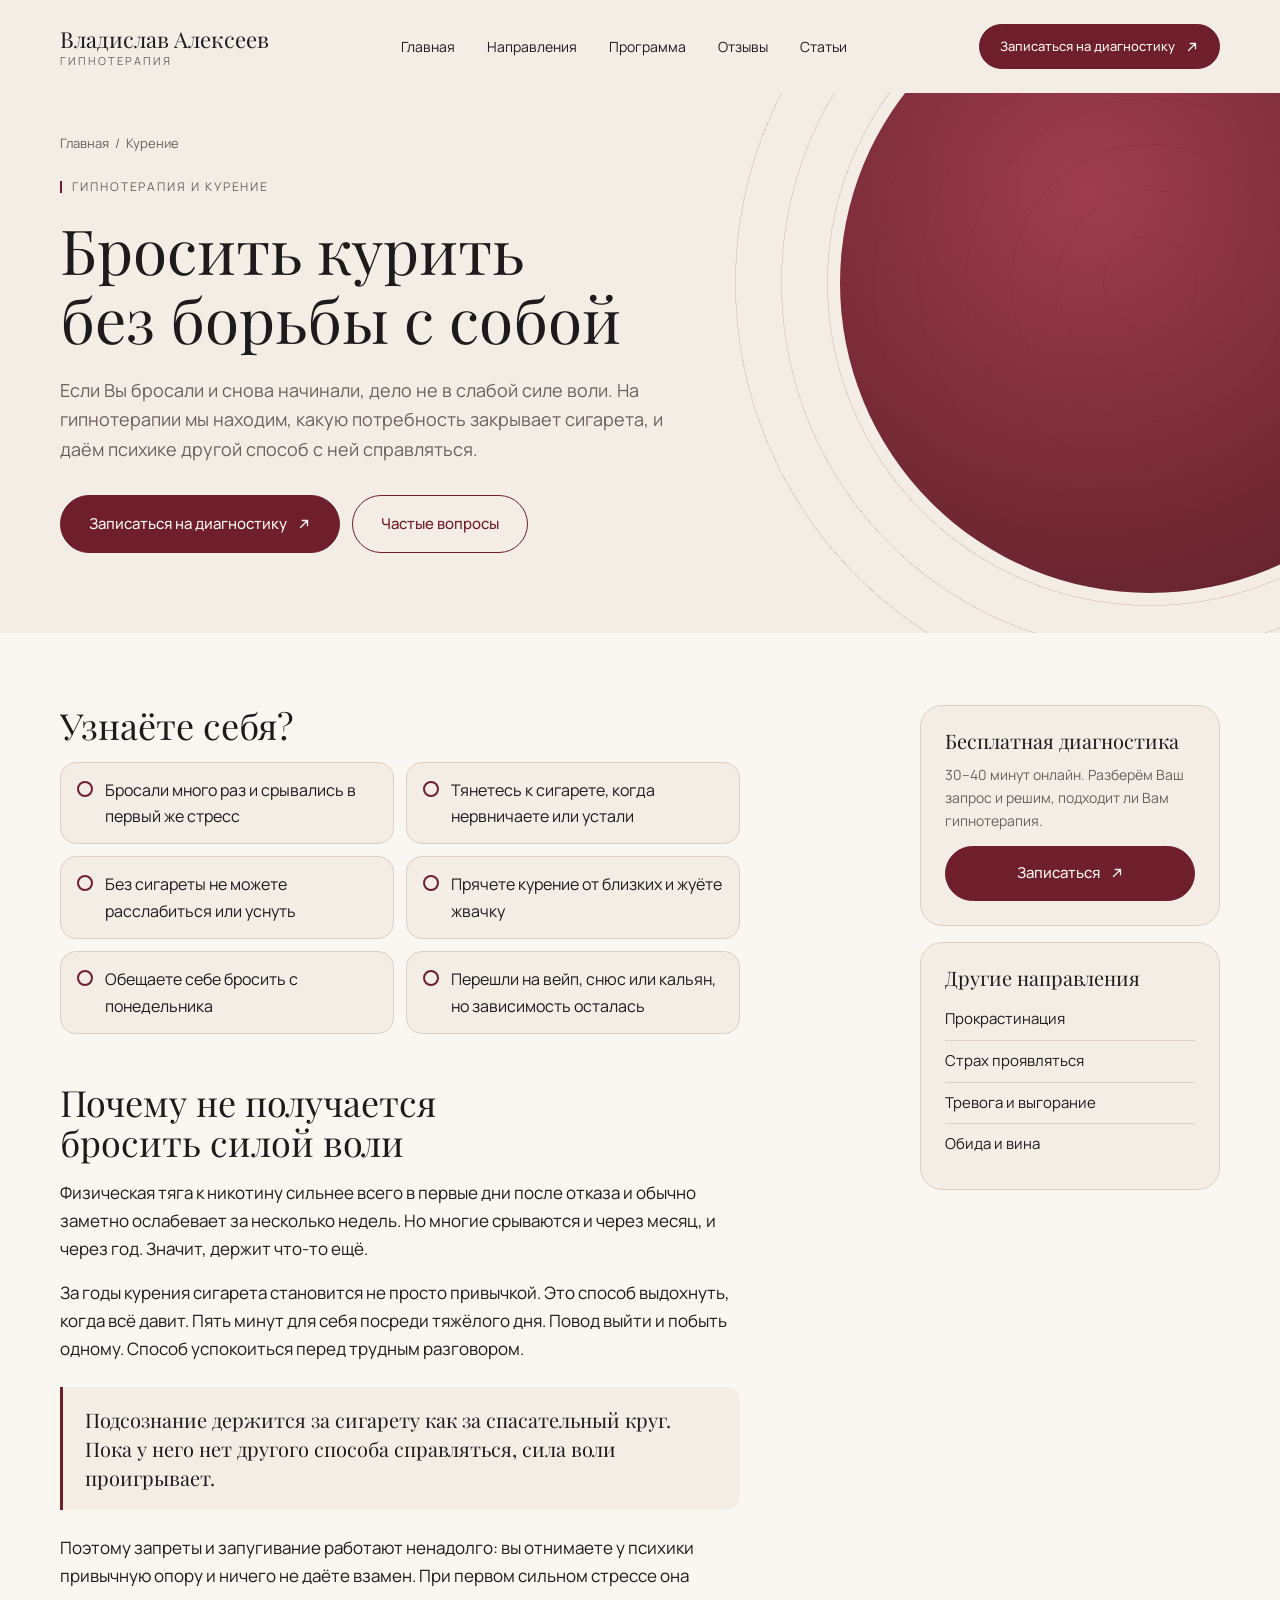
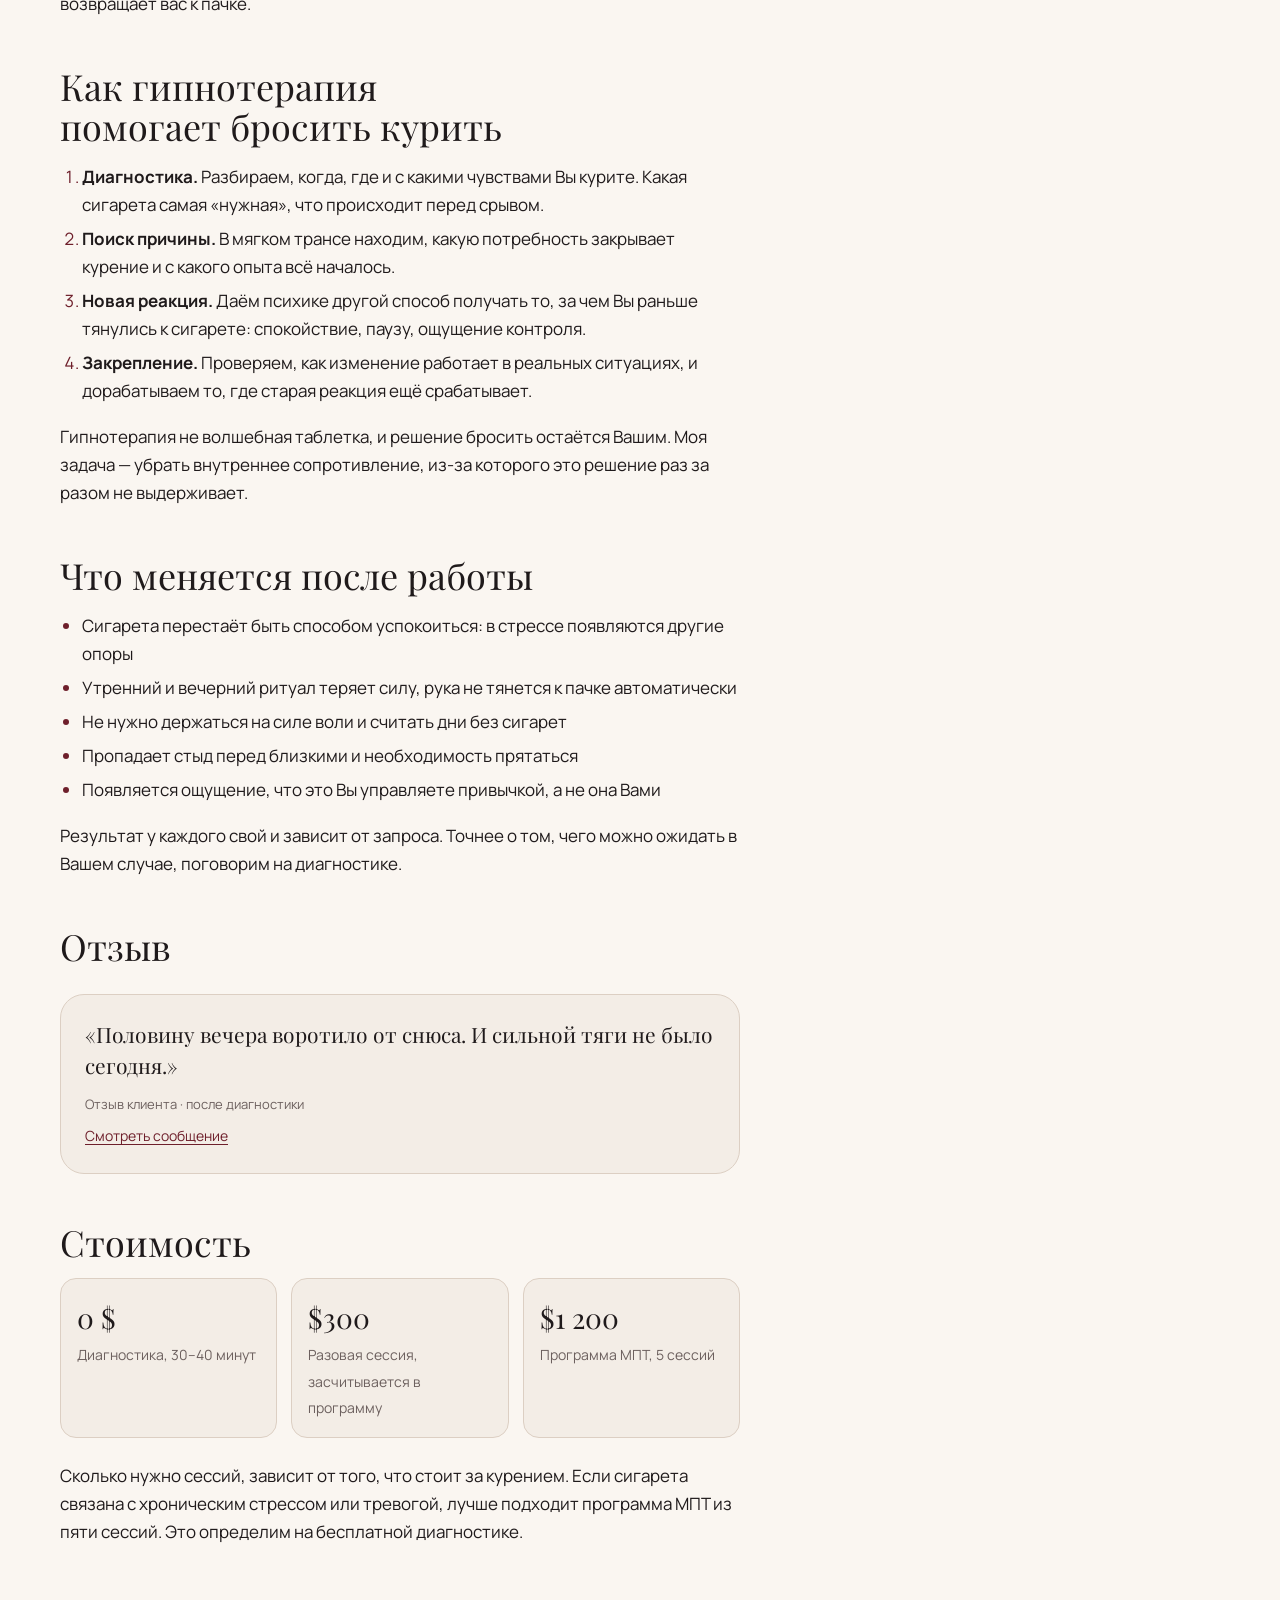
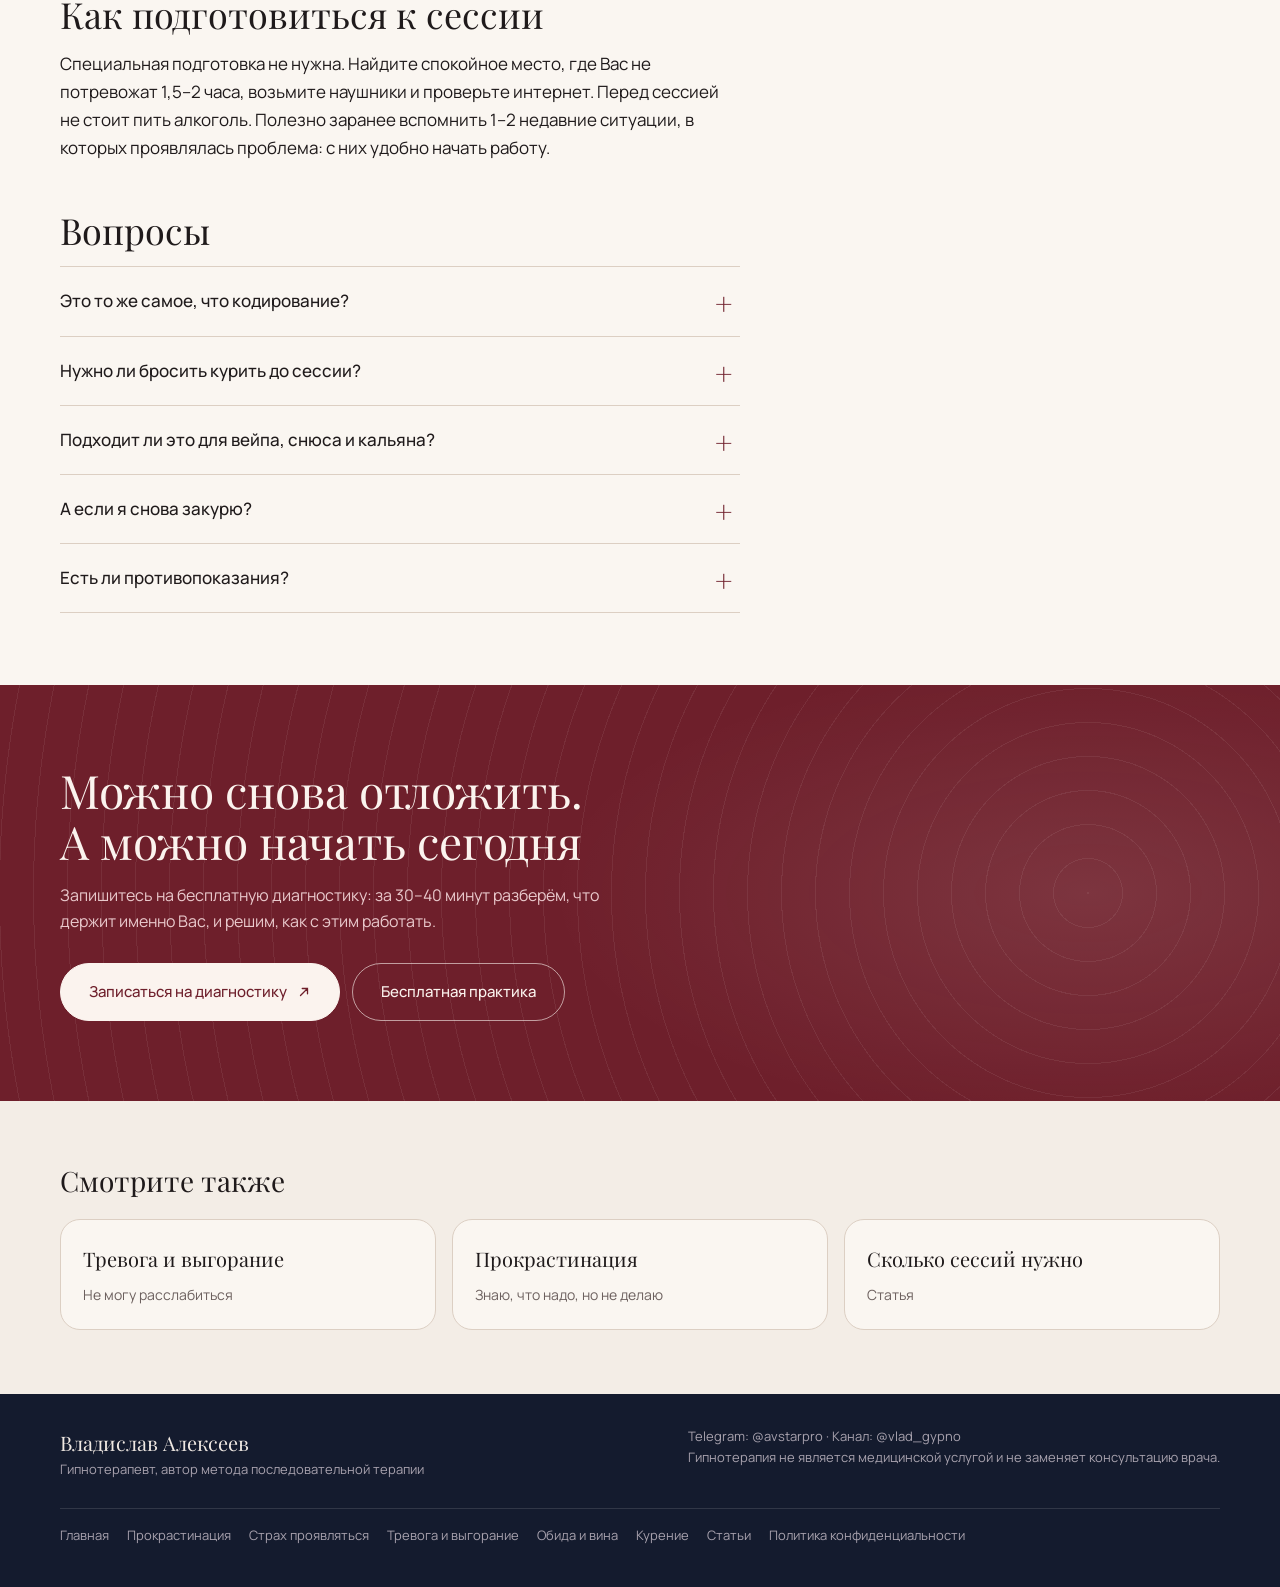
<file: kurenie/index.html>
<!doctype html>
<html lang="ru">
<head>
<meta charset="utf-8">
<meta name="robots" content="noindex"><!-- ПРЕДПРОСМОТР: убрать эту строку после подключения домена -->
<meta name="viewport" content="width=device-width, initial-scale=1, viewport-fit=cover">
<title>Бросить курить с гипнотерапией онлайн — Владислав Алексеев</title>
<meta name="description" content="Гипнотерапия для тех, кто хочет бросить курить: работаем с причиной тяги, а не с силой воли. Онлайн-сессии и бесплатная диагностика.">
<link rel="canonical" href="https://vladhypno.com/kurenie/">
<meta name="theme-color" content="#6E1F2B">
<link rel="icon" href="../favicon.svg" type="image/svg+xml">
<meta property="og:type" content="website">
<meta property="og:locale" content="ru_RU">
<meta property="og:title" content="Бросить курить с гипнотерапией онлайн — Владислав Алексеев">
<meta property="og:description" content="Гипнотерапия для тех, кто хочет бросить курить: работаем с причиной тяги, а не с силой воли. Онлайн-сессии и бесплатная диагностика.">
<meta property="og:url" content="https://vladhypno.com/kurenie/">
<meta property="og:image" content="https://vladhypno.com/assets/img/og-image.jpg">
<meta name="twitter:card" content="summary_large_image">
<link rel="preconnect" href="https://fonts.googleapis.com">
<link rel="preconnect" href="https://fonts.gstatic.com" crossorigin>
<link rel="stylesheet" href="https://fonts.googleapis.com/css2?family=Playfair+Display:wght@400;500&family=Manrope:wght@400;500;600&display=swap">
<link rel="stylesheet" href="../assets/css/style.css">
<link rel="stylesheet" href="../assets/css/page.css">
<script type="application/ld+json">
{
 "@context": "https://schema.org",
 "@graph": [
  {
   "@type": "Service",
   "@id": "https://vladhypno.com/kurenie/#service",
   "name": "Помощь в отказе от курения с помощью гипнотерапии",
   "description": "Гипнотерапия для тех, кто хочет бросить курить: работаем с причиной тяги, а не с силой воли. Онлайн-сессии и бесплатная диагностика.",
   "provider": {
    "@id": "https://vladhypno.com/#person"
   },
   "areaServed": "Онлайн",
   "availableChannel": {
    "@type": "ServiceChannel",
    "serviceUrl": "https://vladhypno.com/kurenie/"
   },
   "offers": [
    {
     "@type": "Offer",
     "name": "Диагностика",
     "price": "0",
     "priceCurrency": "USD"
    },
    {
     "@type": "Offer",
     "name": "Разовая сессия",
     "price": "300",
     "priceCurrency": "USD"
    },
    {
     "@type": "Offer",
     "name": "Программа МПТ, 5 сессий",
     "price": "1200",
     "priceCurrency": "USD"
    }
   ]
  },
  {
   "@type": "BreadcrumbList",
   "itemListElement": [
    {
     "@type": "ListItem",
     "position": 1,
     "name": "Главная",
     "item": "https://vladhypno.com/"
    },
    {
     "@type": "ListItem",
     "position": 2,
     "name": "Курение",
     "item": "https://vladhypno.com/kurenie/"
    }
   ]
  },
  {
   "@type": "FAQPage",
   "@id": "https://vladhypno.com/kurenie/#faq",
   "mainEntity": [
    {
     "@type": "Question",
     "name": "Это то же самое, что кодирование?",
     "acceptedAnswer": {
      "@type": "Answer",
      "text": "Нет. Кодирование — медицинская процедура, которая строится на запрете и страхе последствий. Гипнотерапия ничего не запрещает и не запугивает: мы работаем с причиной, из-за которой Вам нужна сигарета."
     }
    },
    {
     "@type": "Question",
     "name": "Нужно ли бросить курить до сессии?",
     "acceptedAnswer": {
      "@type": "Answer",
      "text": "Нет. Приходите как есть. На диагностике обсудим, как Вы курите сейчас и как удобнее выстроить работу."
     }
    },
    {
     "@type": "Question",
     "name": "Подходит ли это для вейпа, снюса и кальяна?",
     "acceptedAnswer": {
      "@type": "Answer",
      "text": "Да. Механизм тот же: психика держится за ритуал и за то, что он даёт. В отзывах на этом сайте есть история клиента, которого после диагностики стало воротить от снюса."
     }
    },
    {
     "@type": "Question",
     "name": "А если я снова закурю?",
     "acceptedAnswer": {
      "@type": "Answer",
      "text": "Такое бывает, особенно в сильном стрессе. Это не провал, а информация: значит, проявилась ещё одна причина. На следующей сессии работаем именно с ней."
     }
    },
    {
     "@type": "Question",
     "name": "Есть ли противопоказания?",
     "acceptedAnswer": {
      "@type": "Answer",
      "text": "Я не работаю с людьми в остром кризисе, с психиатрическими диагнозами, эпилепсией и в состоянии опьянения. Гипнотерапия не заменяет медицинскую помощь."
     }
    }
   ]
  }
 ]
}
</script>
</head>
<body>
<svg width="0" height="0" style="position:absolute" aria-hidden="true">
  <symbol id="i-arrow" viewBox="0 0 16 16"><path d="M4 12L12 4M6 4h6v6" fill="none" stroke="currentColor" stroke-width="1.5" stroke-linecap="round"/></symbol>
</svg>
<header class="wrap top page-top">
  <div class="brand"><a href="../">Владислав Алексеев<small>Гипнотерапия</small></a></div>
  <nav aria-label="Разделы">
    <a href="../">Главная</a>
    <a href="../#topics">Направления</a>
    <a href="../#mpt">Программа</a>
    <a href="../#reviews">Отзывы</a>
    <a href="../stati/">Статьи</a>
  </nav>
  <a class="btn solid" href="../#diag">Записаться на диагностику <svg><use href="#i-arrow"/></svg></a>
</header>

<section class="page-hero">
  <div class="wrap">
    <nav class="crumbs" aria-label="Навигация"><a href="../">Главная</a> / <span>Курение</span></nav>
    <div class="kicker">Гипнотерапия и курение</div>
    <h1>Бросить курить без борьбы с собой</h1>
    <p class="lead">Если Вы бросали и снова начинали, дело не в слабой силе воли. На гипнотерапии мы находим, какую потребность закрывает сигарета, и даём психике другой способ с ней справляться.</p>
    <div class="actions">
      <a class="btn solid" href="../#diag">Записаться на диагностику <svg><use href="#i-arrow"/></svg></a>
      <a class="btn line" href="#faq">Частые вопросы</a>
    </div>
  </div>
</section>
<main class="page-body">
  <div class="wrap page-grid">
    <article class="prose">

<h2>Узнаёте себя?</h2>
<ul class="signs-grid">
<li>Бросали много раз и срывались в первый же стресс</li>
<li>Тянетесь к сигарете, когда нервничаете или устали</li>
<li>Без сигареты не можете расслабиться или уснуть</li>
<li>Прячете курение от близких и жуёте жвачку</li>
<li>Обещаете себе бросить с понедельника</li>
<li>Перешли на вейп, снюс или кальян, но зависимость осталась</li>
</ul>

<h2>Почему не получается бросить силой воли</h2>
<p>Физическая тяга к никотину сильнее всего в первые дни после отказа и обычно заметно ослабевает за несколько недель. Но многие срываются и через месяц, и через год. Значит, держит что-то ещё.</p>
<p>За годы курения сигарета становится не просто привычкой. Это способ выдохнуть, когда всё давит. Пять минут для себя посреди тяжёлого дня. Повод выйти и побыть одному. Способ успокоиться перед трудным разговором.</p>
<blockquote>Подсознание держится за сигарету как за спасательный круг. Пока у него нет другого способа справляться, сила воли проигрывает.</blockquote>
<p>Поэтому запреты и запугивание работают ненадолго: вы отнимаете у психики привычную опору и ничего не даёте взамен. При первом сильном стрессе она возвращает вас к пачке.</p>

<h2>Как гипнотерапия помогает бросить курить</h2>
<ol>
<li><b>Диагностика.</b> Разбираем, когда, где и с какими чувствами Вы курите. Какая сигарета самая «нужная», что происходит перед срывом.</li>
<li><b>Поиск причины.</b> В мягком трансе находим, какую потребность закрывает курение и с какого опыта всё началось.</li>
<li><b>Новая реакция.</b> Даём психике другой способ получать то, за чем Вы раньше тянулись к сигарете: спокойствие, паузу, ощущение контроля.</li>
<li><b>Закрепление.</b> Проверяем, как изменение работает в реальных ситуациях, и дорабатываем то, где старая реакция ещё срабатывает.</li>
</ol>
<p>Гипнотерапия не волшебная таблетка, и решение бросить остаётся Вашим. Моя задача — убрать внутреннее сопротивление, из-за которого это решение раз за разом не выдерживает.</p>

<h2>Что меняется после работы</h2>
<ul><li>Сигарета перестаёт быть способом успокоиться: в стрессе появляются другие опоры</li><li>Утренний и вечерний ритуал теряет силу, рука не тянется к пачке автоматически</li><li>Не нужно держаться на силе воли и считать дни без сигарет</li><li>Пропадает стыд перед близкими и необходимость прятаться</li><li>Появляется ощущение, что это Вы управляете привычкой, а не она Вами</li></ul>
<p>Результат у каждого свой и зависит от запроса. Точнее о том, чего можно ожидать в Вашем случае, поговорим на диагностике.</p>
<h2>Отзыв</h2>
<div class="page-review text">
  <div><blockquote>«Половину вечера воротило от снюса. И сильной тяги не было сегодня.»</blockquote><small>Отзыв клиента · после диагностики</small><br>
  <button class="orig" type="button" data-img="../assets/reviews/s4.webp">Смотреть сообщение</button></div>
</div>

<h2>Стоимость</h2>
<div class="price-row">
  <div><b>0 $</b><span>Диагностика, 30–40 минут</span></div>
  <div><b>$300</b><span>Разовая сессия, засчитывается в программу</span></div>
  <div><b>$1 200</b><span>Программа МПТ, 5 сессий</span></div>
</div>
<p>Сколько нужно сессий, зависит от того, что стоит за курением. Если сигарета связана с хроническим стрессом или тревогой, лучше подходит программа МПТ из пяти сессий. Это определим на бесплатной диагностике.</p>

<h2>Как подготовиться к сессии</h2>
<p>Специальная подготовка не нужна. Найдите спокойное место, где Вас не потревожат 1,5–2 часа, возьмите наушники и проверьте интернет. Перед сессией не стоит пить алкоголь. Полезно заранее вспомнить 1–2 недавние ситуации, в которых проявлялась проблема: с них удобно начать работу.</p>

<h2 id="faq">Вопросы</h2>
<div class="page-faq">
<details><summary>Это то же самое, что кодирование?</summary><p>Нет. Кодирование — медицинская процедура, которая строится на запрете и страхе последствий. Гипнотерапия ничего не запрещает и не запугивает: мы работаем с причиной, из-за которой Вам нужна сигарета.</p></details>
<details><summary>Нужно ли бросить курить до сессии?</summary><p>Нет. Приходите как есть. На диагностике обсудим, как Вы курите сейчас и как удобнее выстроить работу.</p></details>
<details><summary>Подходит ли это для вейпа, снюса и кальяна?</summary><p>Да. Механизм тот же: психика держится за ритуал и за то, что он даёт. В отзывах на этом сайте есть история клиента, которого после диагностики стало воротить от снюса.</p></details>
<details><summary>А если я снова закурю?</summary><p>Такое бывает, особенно в сильном стрессе. Это не провал, а информация: значит, проявилась ещё одна причина. На следующей сессии работаем именно с ней.</p></details>
<details><summary>Есть ли противопоказания?</summary><p>Я не работаю с людьми в остром кризисе, с психиатрическими диагнозами, эпилепсией и в состоянии опьянения. Гипнотерапия не заменяет медицинскую помощь.</p></details>
</div>
    </article>
    <aside class="aside">
  <div class="aside-card">
    <h3>Бесплатная диагностика</h3>
    <p>30–40 минут онлайн. Разберём Ваш запрос и решим, подходит ли Вам гипнотерапия.</p>
    <a class="btn solid" href="../#diag">Записаться <svg><use href="#i-arrow"/></svg></a>
  </div>
  <div class="aside-card">
    <h3>Другие направления</h3>
    <ul><li><a href="../prokrastinaciya/">Прокрастинация</a></li><li><a href="../strah-proyavlyatsya/">Страх проявляться</a></li><li><a href="../trevoga/">Тревога и выгорание</a></li><li><a href="../obida-i-vina/">Обида и вина</a></li></ul>
  </div>
</aside>
  </div>
</main>
<section class="page-cta">
  <div class="wrap">
    <h2>Можно снова отложить. А можно начать сегодня</h2>
    <p>Запишитесь на бесплатную диагностику: за 30–40 минут разберём, что держит именно Вас, и решим, как с этим работать.</p>
    <div class="actions">
      <a class="btn solid" href="../#diag">Записаться на диагностику <svg><use href="#i-arrow"/></svg></a>
      <a class="btn line" href="https://t.me/vlad_gypno/47" target="_blank" rel="noopener">Бесплатная практика</a>
    </div>
  </div>
</section>
<section class="related">
  <div class="wrap">
    <h2>Смотрите также</h2>
    <div class="related-grid"><a href="../trevoga/"><b>Тревога и выгорание</b><span>Не могу расслабиться</span></a><a href="../prokrastinaciya/"><b>Прокрастинация</b><span>Знаю, что надо, но не делаю</span></a><a href="../stati/skolko-sessiy-nuzhno/"><b>Сколько сессий нужно</b><span>Статья</span></a></div>
  </div>
</section>
<div class="lightbox" id="lightbox" hidden>
  <button class="lb-close" type="button" aria-label="Закрыть">×</button>
  <img alt="Сообщение с отзывом клиента">
</div>
<footer>
  <div class="wrap">
    <div><b>Владислав Алексеев</b><br>Гипнотерапевт, автор метода последовательной терапии</div>
    <div>Telegram: @avstarpro · Канал: @vlad_gypno<br>Гипнотерапия не является медицинской услугой и не заменяет консультацию врача.</div>
    <nav class="foot-links" aria-label="Страницы сайта"><a href="../">Главная</a><a href="../prokrastinaciya/">Прокрастинация</a><a href="../strah-proyavlyatsya/">Страх проявляться</a><a href="../trevoga/">Тревога и выгорание</a><a href="../obida-i-vina/">Обида и вина</a><a href="../kurenie/">Курение</a><a href="../stati/">Статьи</a><a href="../privacy/">Политика конфиденциальности</a></nav>
  </div>
</footer>
<script src="../assets/js/main.js"></script>
</body>
</html>
</file>
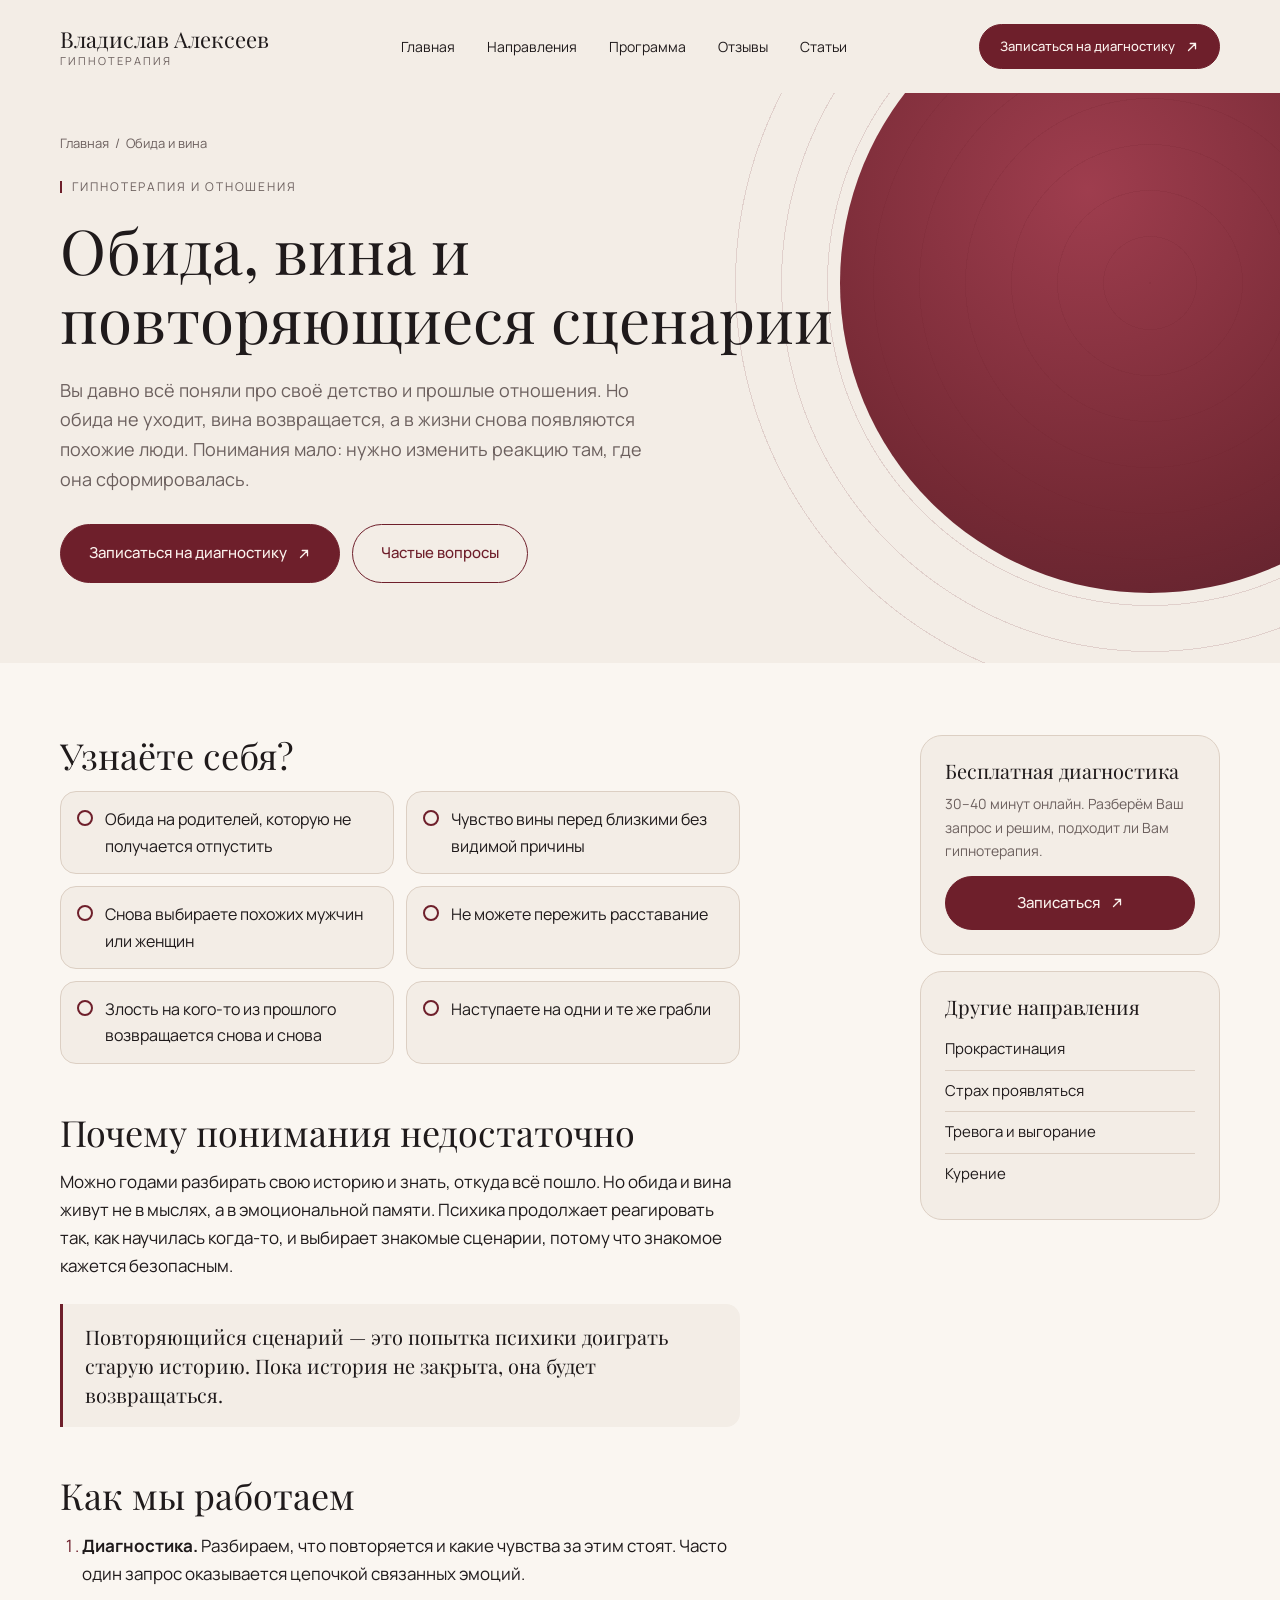
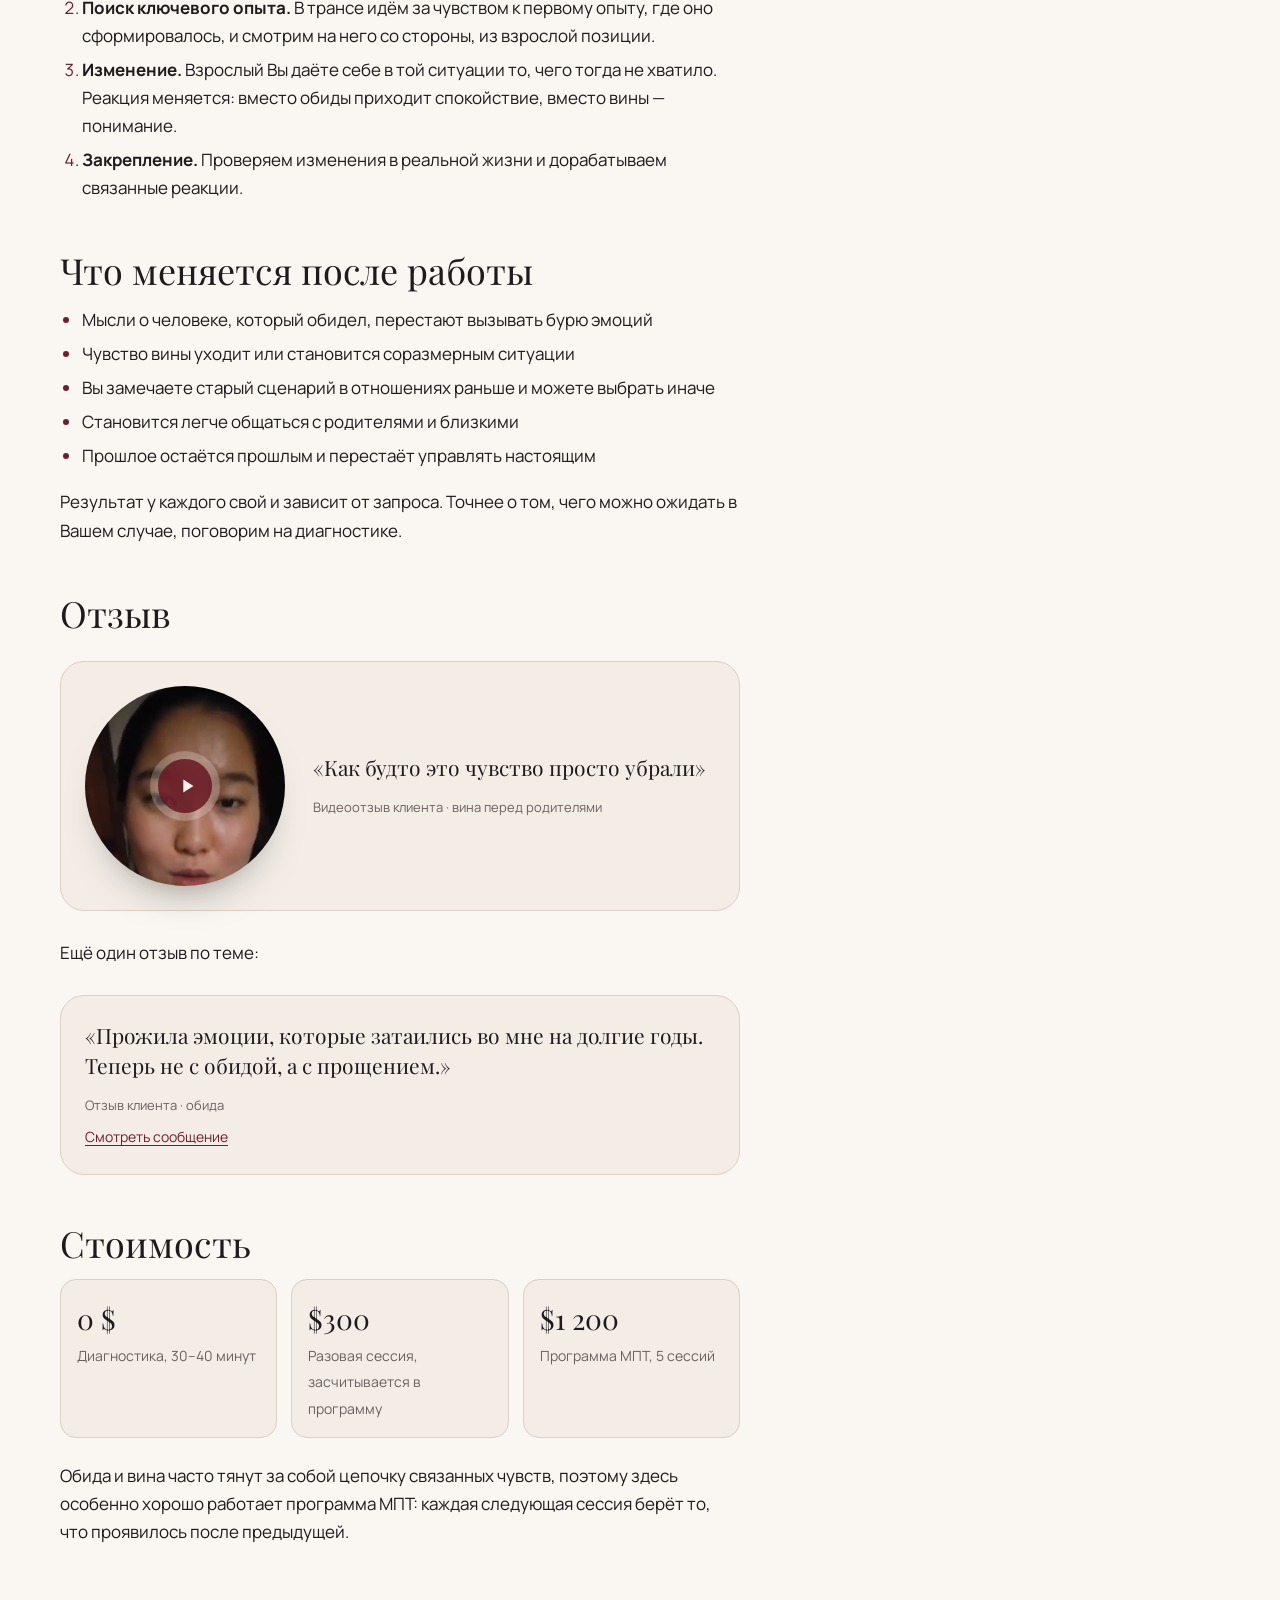
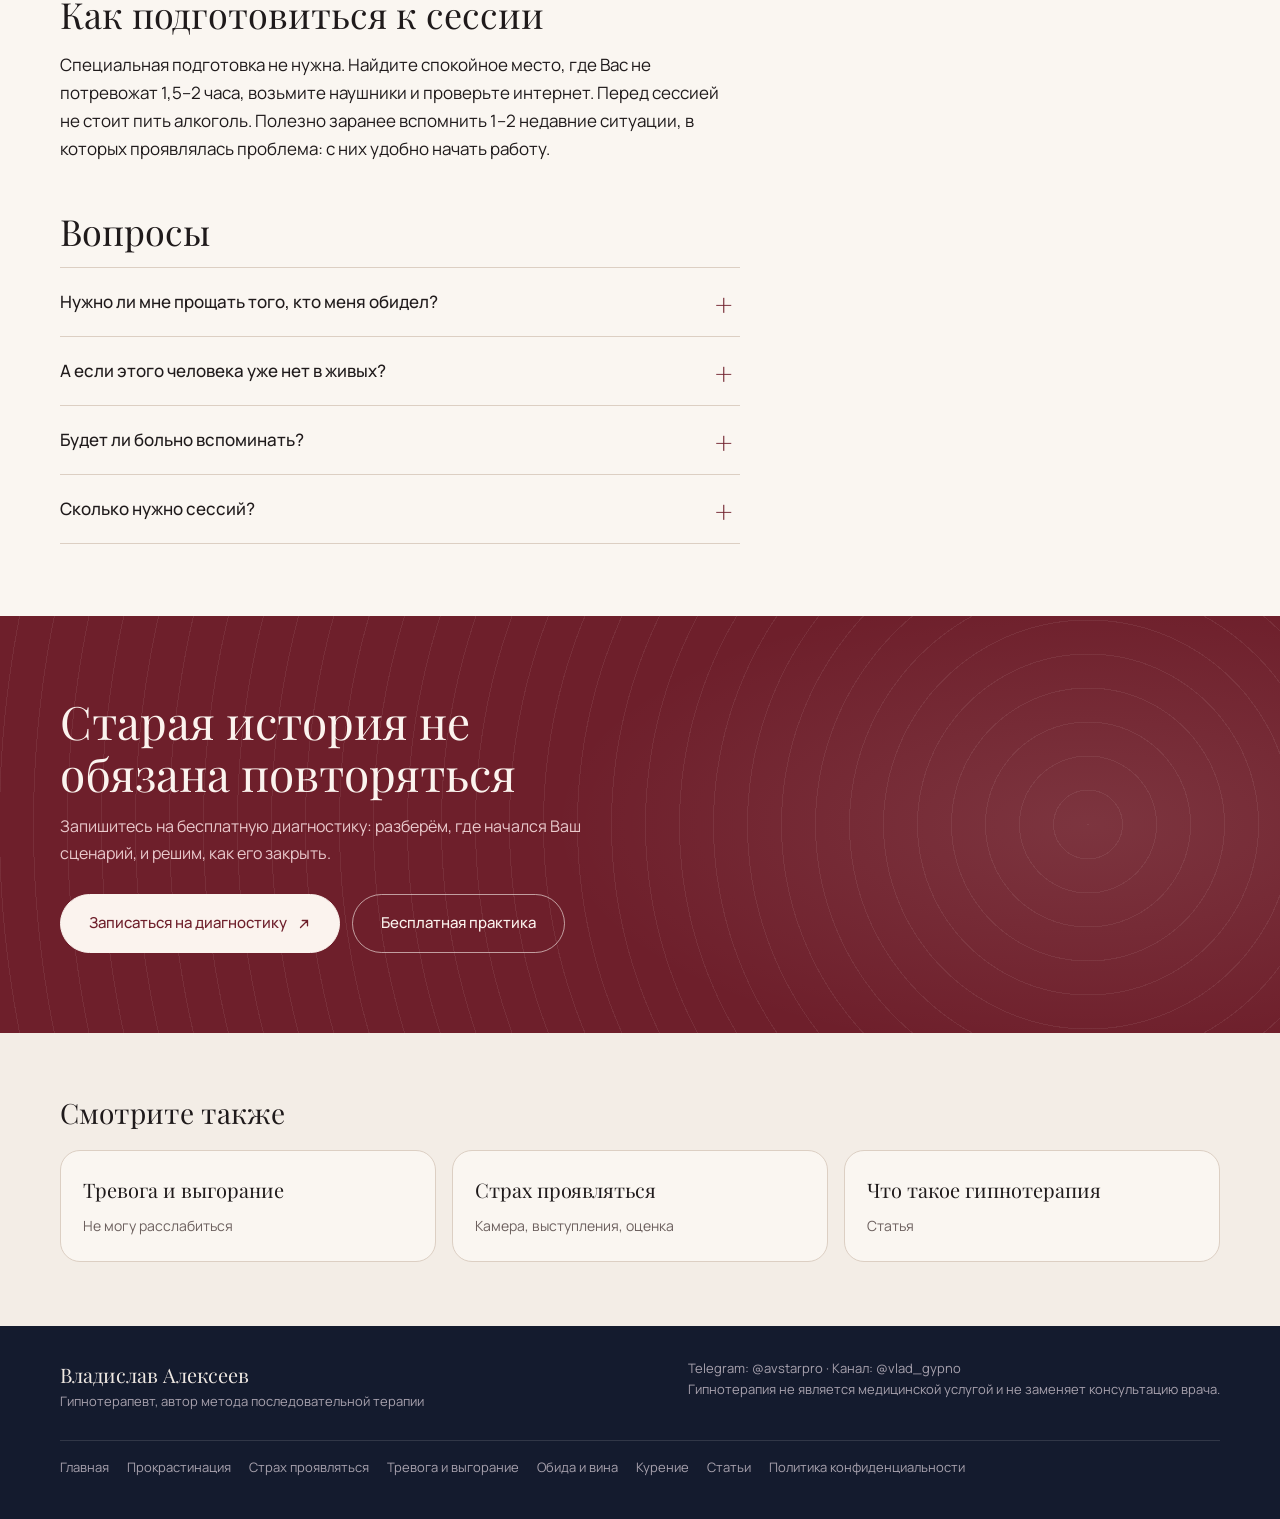
<file: obida-i-vina/index.html>
<!doctype html>
<html lang="ru">
<head>
<meta charset="utf-8">
<meta name="robots" content="noindex"><!-- ПРЕДПРОСМОТР: убрать эту строку после подключения домена -->
<meta name="viewport" content="width=device-width, initial-scale=1, viewport-fit=cover">
<title>Как отпустить обиду и чувство вины — гипнотерапия онлайн</title>
<meta name="description" content="Обида на родителей, вина, одни и те же сценарии в отношениях? Гипнотерапия помогает найти, где сценарий начался, и отпустить его. Онлайн.">
<link rel="canonical" href="https://vladhypno.com/obida-i-vina/">
<meta name="theme-color" content="#6E1F2B">
<link rel="icon" href="../favicon.svg" type="image/svg+xml">
<meta property="og:type" content="website">
<meta property="og:locale" content="ru_RU">
<meta property="og:title" content="Как отпустить обиду и чувство вины — гипнотерапия онлайн">
<meta property="og:description" content="Обида на родителей, вина, одни и те же сценарии в отношениях? Гипнотерапия помогает найти, где сценарий начался, и отпустить его. Онлайн.">
<meta property="og:url" content="https://vladhypno.com/obida-i-vina/">
<meta property="og:image" content="https://vladhypno.com/assets/img/og-image.jpg">
<meta name="twitter:card" content="summary_large_image">
<link rel="preconnect" href="https://fonts.googleapis.com">
<link rel="preconnect" href="https://fonts.gstatic.com" crossorigin>
<link rel="stylesheet" href="https://fonts.googleapis.com/css2?family=Playfair+Display:wght@400;500&family=Manrope:wght@400;500;600&display=swap">
<link rel="stylesheet" href="../assets/css/style.css">
<link rel="stylesheet" href="../assets/css/page.css">
<script type="application/ld+json">
{
 "@context": "https://schema.org",
 "@graph": [
  {
   "@type": "Service",
   "@id": "https://vladhypno.com/obida-i-vina/#service",
   "name": "Гипнотерапия при обиде, чувстве вины и повторяющихся сценариях в отношениях",
   "description": "Обида на родителей, вина, одни и те же сценарии в отношениях? Гипнотерапия помогает найти, где сценарий начался, и отпустить его. Онлайн.",
   "provider": {
    "@id": "https://vladhypno.com/#person"
   },
   "areaServed": "Онлайн",
   "availableChannel": {
    "@type": "ServiceChannel",
    "serviceUrl": "https://vladhypno.com/obida-i-vina/"
   },
   "offers": [
    {
     "@type": "Offer",
     "name": "Диагностика",
     "price": "0",
     "priceCurrency": "USD"
    },
    {
     "@type": "Offer",
     "name": "Разовая сессия",
     "price": "300",
     "priceCurrency": "USD"
    },
    {
     "@type": "Offer",
     "name": "Программа МПТ, 5 сессий",
     "price": "1200",
     "priceCurrency": "USD"
    }
   ]
  },
  {
   "@type": "BreadcrumbList",
   "itemListElement": [
    {
     "@type": "ListItem",
     "position": 1,
     "name": "Главная",
     "item": "https://vladhypno.com/"
    },
    {
     "@type": "ListItem",
     "position": 2,
     "name": "Обида и вина",
     "item": "https://vladhypno.com/obida-i-vina/"
    }
   ]
  },
  {
   "@type": "FAQPage",
   "@id": "https://vladhypno.com/obida-i-vina/#faq",
   "mainEntity": [
    {
     "@type": "Question",
     "name": "Нужно ли мне прощать того, кто меня обидел?",
     "acceptedAnswer": {
      "@type": "Answer",
      "text": "Нет, это не обязательное условие. Задача в том, чтобы обида перестала управлять Вашей жизнью. Прощение иногда приходит само, но мы его не навязываем."
     }
    },
    {
     "@type": "Question",
     "name": "А если этого человека уже нет в живых?",
     "acceptedAnswer": {
      "@type": "Answer",
      "text": "Работа проходит внутри Вас, участие другого человека не нужно. Многие клиенты закрывают так истории с теми, с кем уже нельзя поговорить."
     }
    },
    {
     "@type": "Question",
     "name": "Будет ли больно вспоминать?",
     "acceptedAnswer": {
      "@type": "Answer",
      "text": "Я работаю бережно, в позиции наблюдателя: Вы смотрите на ситуацию со стороны, а не проживаете её заново. Сессия заканчивается в ресурсном состоянии."
     }
    },
    {
     "@type": "Question",
     "name": "Сколько нужно сессий?",
     "acceptedAnswer": {
      "@type": "Answer",
      "text": "Зависит от глубины истории. Часто уже первая сессия даёт заметное облегчение, а программа помогает пройти всю цепочку. Определим на диагностике."
     }
    }
   ]
  }
 ]
}
</script>
</head>
<body>
<svg width="0" height="0" style="position:absolute" aria-hidden="true">
  <symbol id="i-arrow" viewBox="0 0 16 16"><path d="M4 12L12 4M6 4h6v6" fill="none" stroke="currentColor" stroke-width="1.5" stroke-linecap="round"/></symbol>
</svg>
<header class="wrap top page-top">
  <div class="brand"><a href="../">Владислав Алексеев<small>Гипнотерапия</small></a></div>
  <nav aria-label="Разделы">
    <a href="../">Главная</a>
    <a href="../#topics">Направления</a>
    <a href="../#mpt">Программа</a>
    <a href="../#reviews">Отзывы</a>
    <a href="../stati/">Статьи</a>
  </nav>
  <a class="btn solid" href="../#diag">Записаться на диагностику <svg><use href="#i-arrow"/></svg></a>
</header>

<section class="page-hero">
  <div class="wrap">
    <nav class="crumbs" aria-label="Навигация"><a href="../">Главная</a> / <span>Обида и вина</span></nav>
    <div class="kicker">Гипнотерапия и отношения</div>
    <h1>Обида, вина и повторяющиеся сценарии</h1>
    <p class="lead">Вы давно всё поняли про своё детство и прошлые отношения. Но обида не уходит, вина возвращается, а в жизни снова появляются похожие люди. Понимания мало: нужно изменить реакцию там, где она сформировалась.</p>
    <div class="actions">
      <a class="btn solid" href="../#diag">Записаться на диагностику <svg><use href="#i-arrow"/></svg></a>
      <a class="btn line" href="#faq">Частые вопросы</a>
    </div>
  </div>
</section>
<main class="page-body">
  <div class="wrap page-grid">
    <article class="prose">

<h2>Узнаёте себя?</h2>
<ul class="signs-grid">
<li>Обида на родителей, которую не получается отпустить</li>
<li>Чувство вины перед близкими без видимой причины</li>
<li>Снова выбираете похожих мужчин или женщин</li>
<li>Не можете пережить расставание</li>
<li>Злость на кого-то из прошлого возвращается снова и снова</li>
<li>Наступаете на одни и те же грабли</li>
</ul>

<h2>Почему понимания недостаточно</h2>
<p>Можно годами разбирать свою историю и знать, откуда всё пошло. Но обида и вина живут не в мыслях, а в эмоциональной памяти. Психика продолжает реагировать так, как научилась когда-то, и выбирает знакомые сценарии, потому что знакомое кажется безопасным.</p>
<blockquote>Повторяющийся сценарий — это попытка психики доиграть старую историю. Пока история не закрыта, она будет возвращаться.</blockquote>

<h2>Как мы работаем</h2>
<ol>
<li><b>Диагностика.</b> Разбираем, что повторяется и какие чувства за этим стоят. Часто один запрос оказывается цепочкой связанных эмоций.</li>
<li><b>Поиск ключевого опыта.</b> В трансе идём за чувством к первому опыту, где оно сформировалось, и смотрим на него со стороны, из взрослой позиции.</li>
<li><b>Изменение.</b> Взрослый Вы даёте себе в той ситуации то, чего тогда не хватило. Реакция меняется: вместо обиды приходит спокойствие, вместо вины — понимание.</li>
<li><b>Закрепление.</b> Проверяем изменения в реальной жизни и дорабатываем связанные реакции.</li>
</ol>

<h2>Что меняется после работы</h2>
<ul><li>Мысли о человеке, который обидел, перестают вызывать бурю эмоций</li><li>Чувство вины уходит или становится соразмерным ситуации</li><li>Вы замечаете старый сценарий в отношениях раньше и можете выбрать иначе</li><li>Становится легче общаться с родителями и близкими</li><li>Прошлое остаётся прошлым и перестаёт управлять настоящим</li></ul>
<p>Результат у каждого свой и зависит от запроса. Точнее о том, чего можно ожидать в Вашем случае, поговорим на диагностике.</p>
<h2>Отзыв</h2>
<div class="page-review">
  <figure class="vid">
    <button class="circle" type="button" aria-label="Смотреть видеоотзыв: вина перед родителями">
      <video src="../assets/reviews/r_guilt.mp4" poster="../assets/reviews/r_guilt.jpg" preload="none" playsinline></video>
      <svg class="prog" viewBox="0 0 100 100" aria-hidden="true"><circle cx="50" cy="50" r="48"/></svg>
      <span class="play" aria-hidden="true"><svg viewBox="0 0 24 24"><path d="M8 5l11 7-11 7z"/></svg></span>
    </button>
  </figure>
  <div><blockquote>«Как будто это чувство просто убрали»</blockquote><small>Видеоотзыв клиента · вина перед родителями</small></div>
</div>

<p>Ещё один отзыв по теме:</p>
<div class="page-review text">
  <div><blockquote>«Прожила эмоции, которые затаились во мне на долгие годы. Теперь не с обидой, а с прощением.»</blockquote><small>Отзыв клиента · обида</small><br>
  <button class="orig" type="button" data-img="../assets/reviews/s6.webp">Смотреть сообщение</button></div>
</div>
<h2>Стоимость</h2>
<div class="price-row">
  <div><b>0 $</b><span>Диагностика, 30–40 минут</span></div>
  <div><b>$300</b><span>Разовая сессия, засчитывается в программу</span></div>
  <div><b>$1 200</b><span>Программа МПТ, 5 сессий</span></div>
</div>
<p>Обида и вина часто тянут за собой цепочку связанных чувств, поэтому здесь особенно хорошо работает программа МПТ: каждая следующая сессия берёт то, что проявилось после предыдущей.</p>

<h2>Как подготовиться к сессии</h2>
<p>Специальная подготовка не нужна. Найдите спокойное место, где Вас не потревожат 1,5–2 часа, возьмите наушники и проверьте интернет. Перед сессией не стоит пить алкоголь. Полезно заранее вспомнить 1–2 недавние ситуации, в которых проявлялась проблема: с них удобно начать работу.</p>

<h2 id="faq">Вопросы</h2>
<div class="page-faq">
<details><summary>Нужно ли мне прощать того, кто меня обидел?</summary><p>Нет, это не обязательное условие. Задача в том, чтобы обида перестала управлять Вашей жизнью. Прощение иногда приходит само, но мы его не навязываем.</p></details>
<details><summary>А если этого человека уже нет в живых?</summary><p>Работа проходит внутри Вас, участие другого человека не нужно. Многие клиенты закрывают так истории с теми, с кем уже нельзя поговорить.</p></details>
<details><summary>Будет ли больно вспоминать?</summary><p>Я работаю бережно, в позиции наблюдателя: Вы смотрите на ситуацию со стороны, а не проживаете её заново. Сессия заканчивается в ресурсном состоянии.</p></details>
<details><summary>Сколько нужно сессий?</summary><p>Зависит от глубины истории. Часто уже первая сессия даёт заметное облегчение, а программа помогает пройти всю цепочку. Определим на диагностике.</p></details>
</div>
    </article>
    <aside class="aside">
  <div class="aside-card">
    <h3>Бесплатная диагностика</h3>
    <p>30–40 минут онлайн. Разберём Ваш запрос и решим, подходит ли Вам гипнотерапия.</p>
    <a class="btn solid" href="../#diag">Записаться <svg><use href="#i-arrow"/></svg></a>
  </div>
  <div class="aside-card">
    <h3>Другие направления</h3>
    <ul><li><a href="../prokrastinaciya/">Прокрастинация</a></li><li><a href="../strah-proyavlyatsya/">Страх проявляться</a></li><li><a href="../trevoga/">Тревога и выгорание</a></li><li><a href="../kurenie/">Курение</a></li></ul>
  </div>
</aside>
  </div>
</main>
<section class="page-cta">
  <div class="wrap">
    <h2>Старая история не обязана повторяться</h2>
    <p>Запишитесь на бесплатную диагностику: разберём, где начался Ваш сценарий, и решим, как его закрыть.</p>
    <div class="actions">
      <a class="btn solid" href="../#diag">Записаться на диагностику <svg><use href="#i-arrow"/></svg></a>
      <a class="btn line" href="https://t.me/vlad_gypno/47" target="_blank" rel="noopener">Бесплатная практика</a>
    </div>
  </div>
</section>
<section class="related">
  <div class="wrap">
    <h2>Смотрите также</h2>
    <div class="related-grid"><a href="../trevoga/"><b>Тревога и выгорание</b><span>Не могу расслабиться</span></a><a href="../strah-proyavlyatsya/"><b>Страх проявляться</b><span>Камера, выступления, оценка</span></a><a href="../stati/chto-takoe-gipnoterapiya/"><b>Что такое гипнотерапия</b><span>Статья</span></a></div>
  </div>
</section>
<div class="lightbox" id="lightbox" hidden>
  <button class="lb-close" type="button" aria-label="Закрыть">×</button>
  <img alt="Сообщение с отзывом клиента">
</div>
<footer>
  <div class="wrap">
    <div><b>Владислав Алексеев</b><br>Гипнотерапевт, автор метода последовательной терапии</div>
    <div>Telegram: @avstarpro · Канал: @vlad_gypno<br>Гипнотерапия не является медицинской услугой и не заменяет консультацию врача.</div>
    <nav class="foot-links" aria-label="Страницы сайта"><a href="../">Главная</a><a href="../prokrastinaciya/">Прокрастинация</a><a href="../strah-proyavlyatsya/">Страх проявляться</a><a href="../trevoga/">Тревога и выгорание</a><a href="../obida-i-vina/">Обида и вина</a><a href="../kurenie/">Курение</a><a href="../stati/">Статьи</a><a href="../privacy/">Политика конфиденциальности</a></nav>
  </div>
</footer>
<script src="../assets/js/main.js"></script>
</body>
</html>
</file>
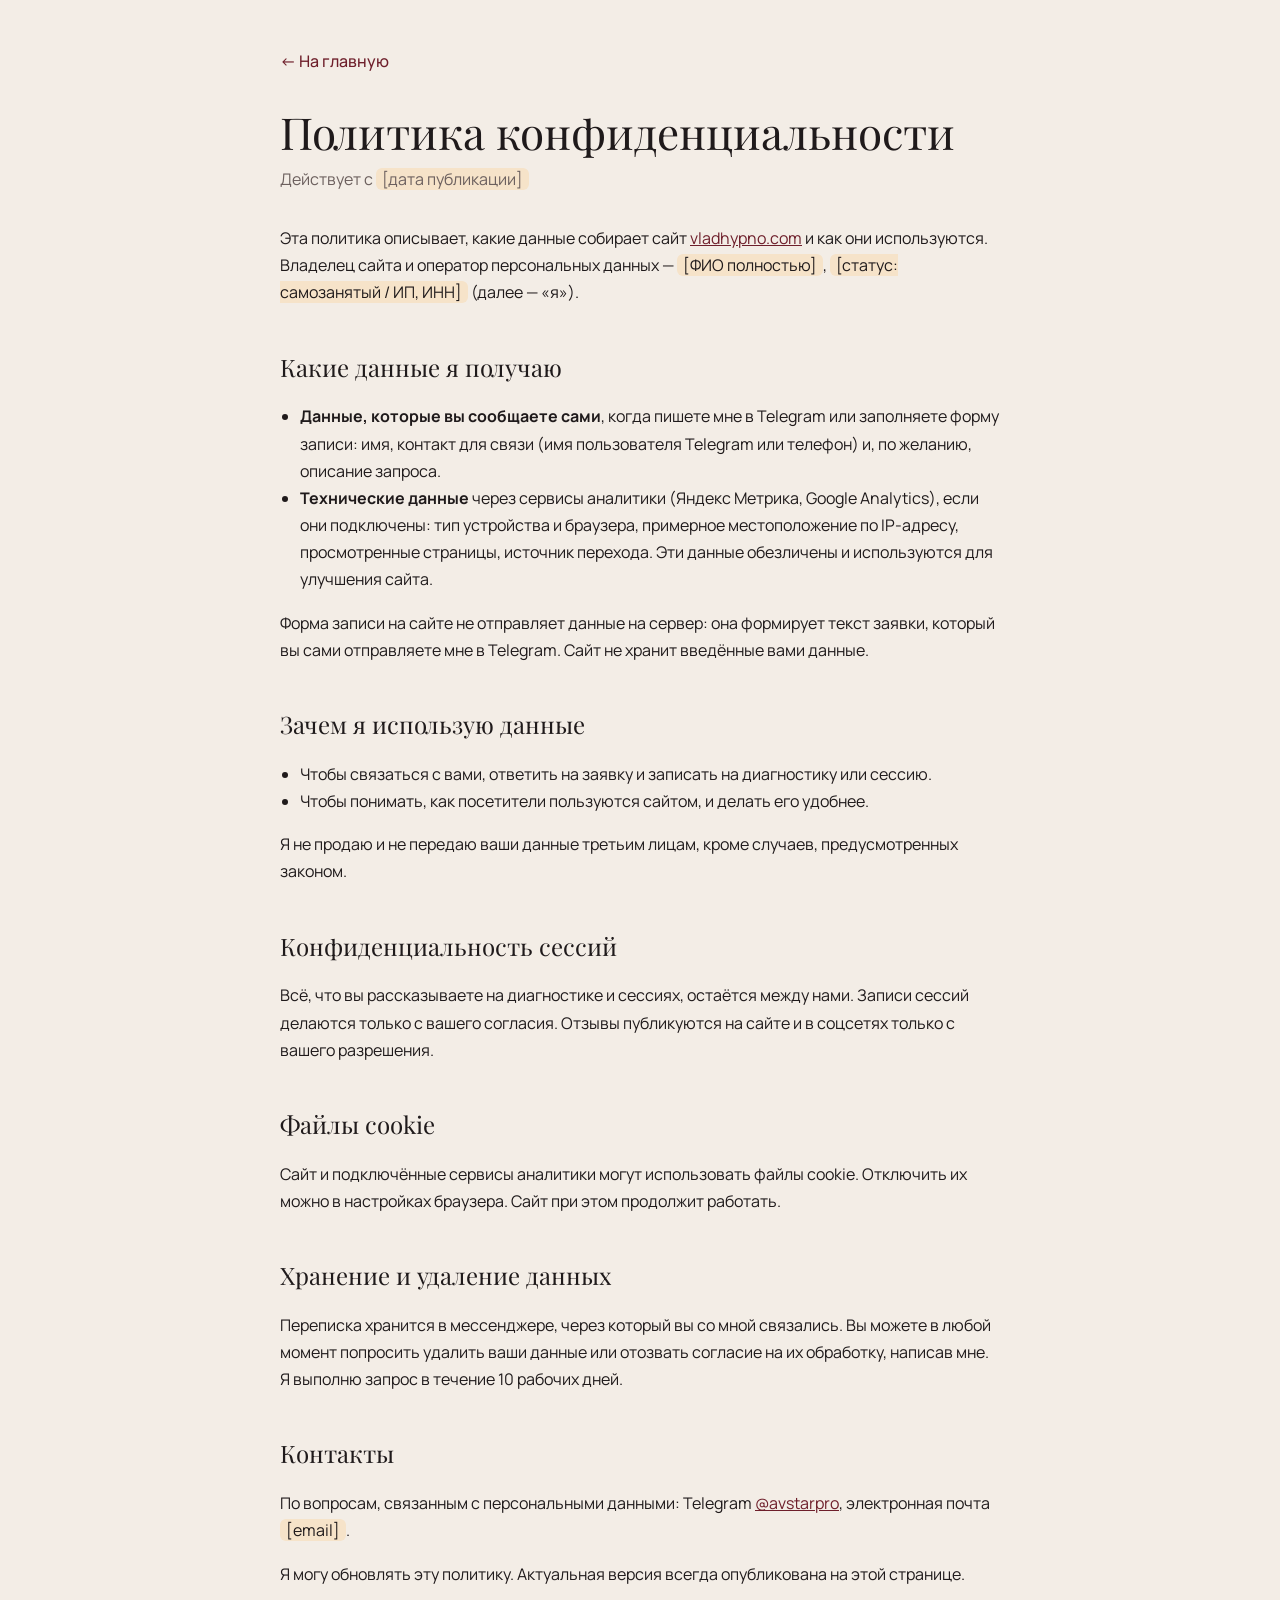
<file: privacy/index.html>
<!doctype html>
<html lang="ru">
<head>
<meta charset="utf-8">
<meta name="robots" content="noindex"><!-- ПРЕДПРОСМОТР: убрать эту строку после подключения домена -->
<meta name="viewport" content="width=device-width, initial-scale=1, viewport-fit=cover">
<title>Политика конфиденциальности — Владислав Алексеев, гипнотерапевт</title>
<meta name="description" content="Как сайт гипнотерапевта Владислава Алексеева обращается с персональными данными посетителей и клиентов.">
<link rel="canonical" href="https://vladhypno.com/privacy/">
<link rel="icon" href="../favicon.svg" type="image/svg+xml">
<link rel="preconnect" href="https://fonts.googleapis.com">
<link rel="preconnect" href="https://fonts.gstatic.com" crossorigin>
<link rel="stylesheet" href="https://fonts.googleapis.com/css2?family=Playfair+Display:wght@400;500&family=Manrope:wght@400;500;600&display=swap">
<style>
:root{--cream:#F3EDE6;--paper:#FAF6F1;--line:#DCCFC3;--bur:#6E1F2B;--ink:#1F1A1B;--muted:#6C605E;color-scheme:light}
*{box-sizing:border-box}
body{margin:0;background:var(--cream);color:var(--ink);font-family:Manrope,system-ui,-apple-system,"Segoe UI",Roboto,sans-serif;font-size:16px;line-height:1.7}
.wrap{max-width:760px;margin:0 auto;padding:48px max(20px,env(safe-area-inset-right,0px)) 80px max(20px,env(safe-area-inset-left,0px))}
.back{display:inline-block;margin-bottom:32px;color:var(--bur);text-decoration:none;font-weight:500}
h1{font-family:"Playfair Display",Georgia,serif;font-weight:400;font-size:clamp(30px,5vw,44px);line-height:1.15;margin:0 0 8px}
h2{font-family:"Playfair Display",Georgia,serif;font-weight:400;font-size:24px;margin:40px 0 10px}
.date{color:var(--muted);margin:0 0 32px}
p,li{color:var(--ink)} ul{padding-left:20px}
.fill{background:#F6E3C9;border-radius:6px;padding:0 6px}
a{color:var(--bur)}
</style>
</head>
<body>
<div class="wrap">
<a class="back" href="../">← На главную</a>
<h1>Политика конфиденциальности</h1>
<p class="date">Действует с <span class="fill">[дата публикации]</span></p>

<p>Эта политика описывает, какие данные собирает сайт <a href="https://vladhypno.com/">vladhypno.com</a> и как они используются. Владелец сайта и оператор персональных данных — <span class="fill">[ФИО полностью]</span>, <span class="fill">[статус: самозанятый / ИП, ИНН]</span> (далее — «я»).</p>

<h2>Какие данные я получаю</h2>
<ul>
  <li><b>Данные, которые вы сообщаете сами</b>, когда пишете мне в Telegram или заполняете форму записи: имя, контакт для связи (имя пользователя Telegram или телефон) и, по желанию, описание запроса.</li>
  <li><b>Технические данные</b> через сервисы аналитики (Яндекс Метрика, Google Analytics), если они подключены: тип устройства и браузера, примерное местоположение по IP-адресу, просмотренные страницы, источник перехода. Эти данные обезличены и используются для улучшения сайта.</li>
</ul>
<p>Форма записи на сайте не отправляет данные на сервер: она формирует текст заявки, который вы сами отправляете мне в Telegram. Сайт не хранит введённые вами данные.</p>

<h2>Зачем я использую данные</h2>
<ul>
  <li>Чтобы связаться с вами, ответить на заявку и записать на диагностику или сессию.</li>
  <li>Чтобы понимать, как посетители пользуются сайтом, и делать его удобнее.</li>
</ul>
<p>Я не продаю и не передаю ваши данные третьим лицам, кроме случаев, предусмотренных законом.</p>

<h2>Конфиденциальность сессий</h2>
<p>Всё, что вы рассказываете на диагностике и сессиях, остаётся между нами. Записи сессий делаются только с вашего согласия. Отзывы публикуются на сайте и в соцсетях только с вашего разрешения.</p>

<h2>Файлы cookie</h2>
<p>Сайт и подключённые сервисы аналитики могут использовать файлы cookie. Отключить их можно в настройках браузера. Сайт при этом продолжит работать.</p>

<h2>Хранение и удаление данных</h2>
<p>Переписка хранится в мессенджере, через который вы со мной связались. Вы можете в любой момент попросить удалить ваши данные или отозвать согласие на их обработку, написав мне. Я выполню запрос в течение 10 рабочих дней.</p>

<h2>Контакты</h2>
<p>По вопросам, связанным с персональными данными: Telegram <a href="https://t.me/avstarpro">@avstarpro</a>, электронная почта <span class="fill">[email]</span>.</p>

<p>Я могу обновлять эту политику. Актуальная версия всегда опубликована на этой странице.</p>
</div>
</body>
</html>
</file>
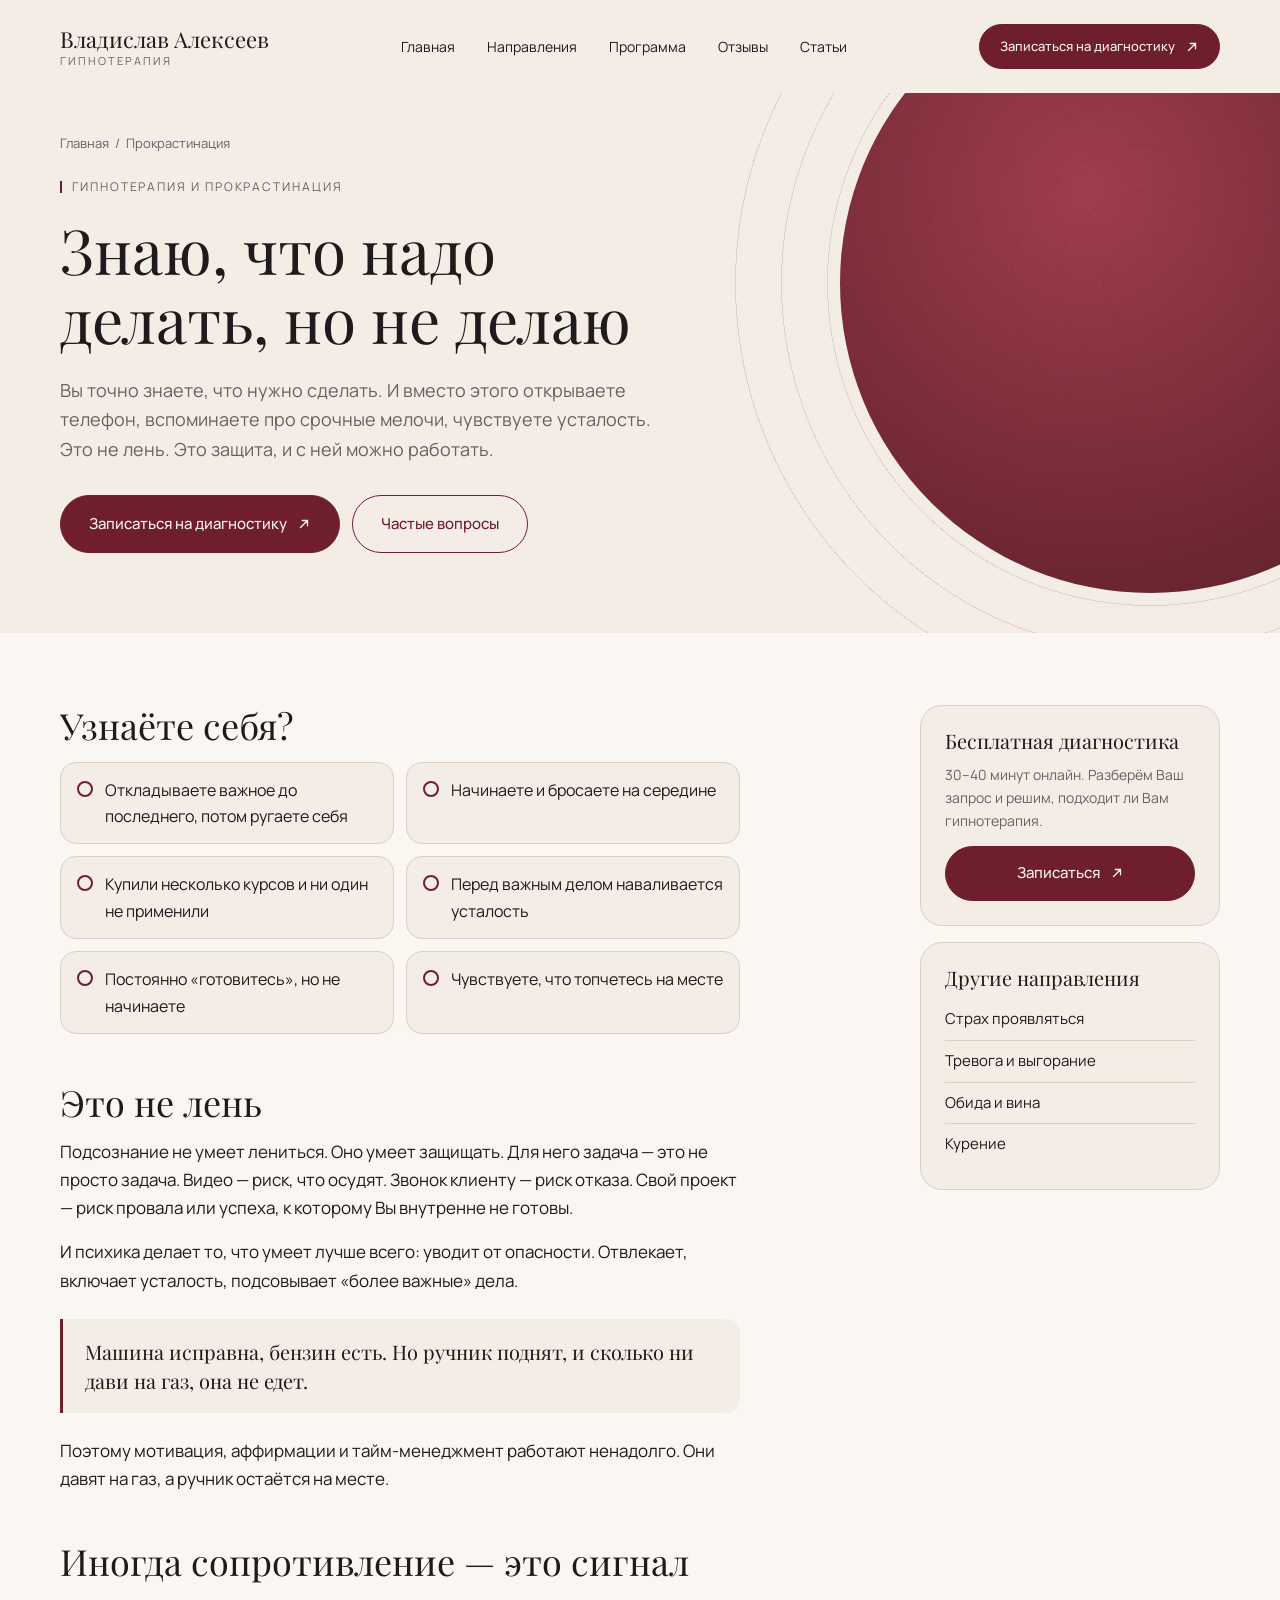
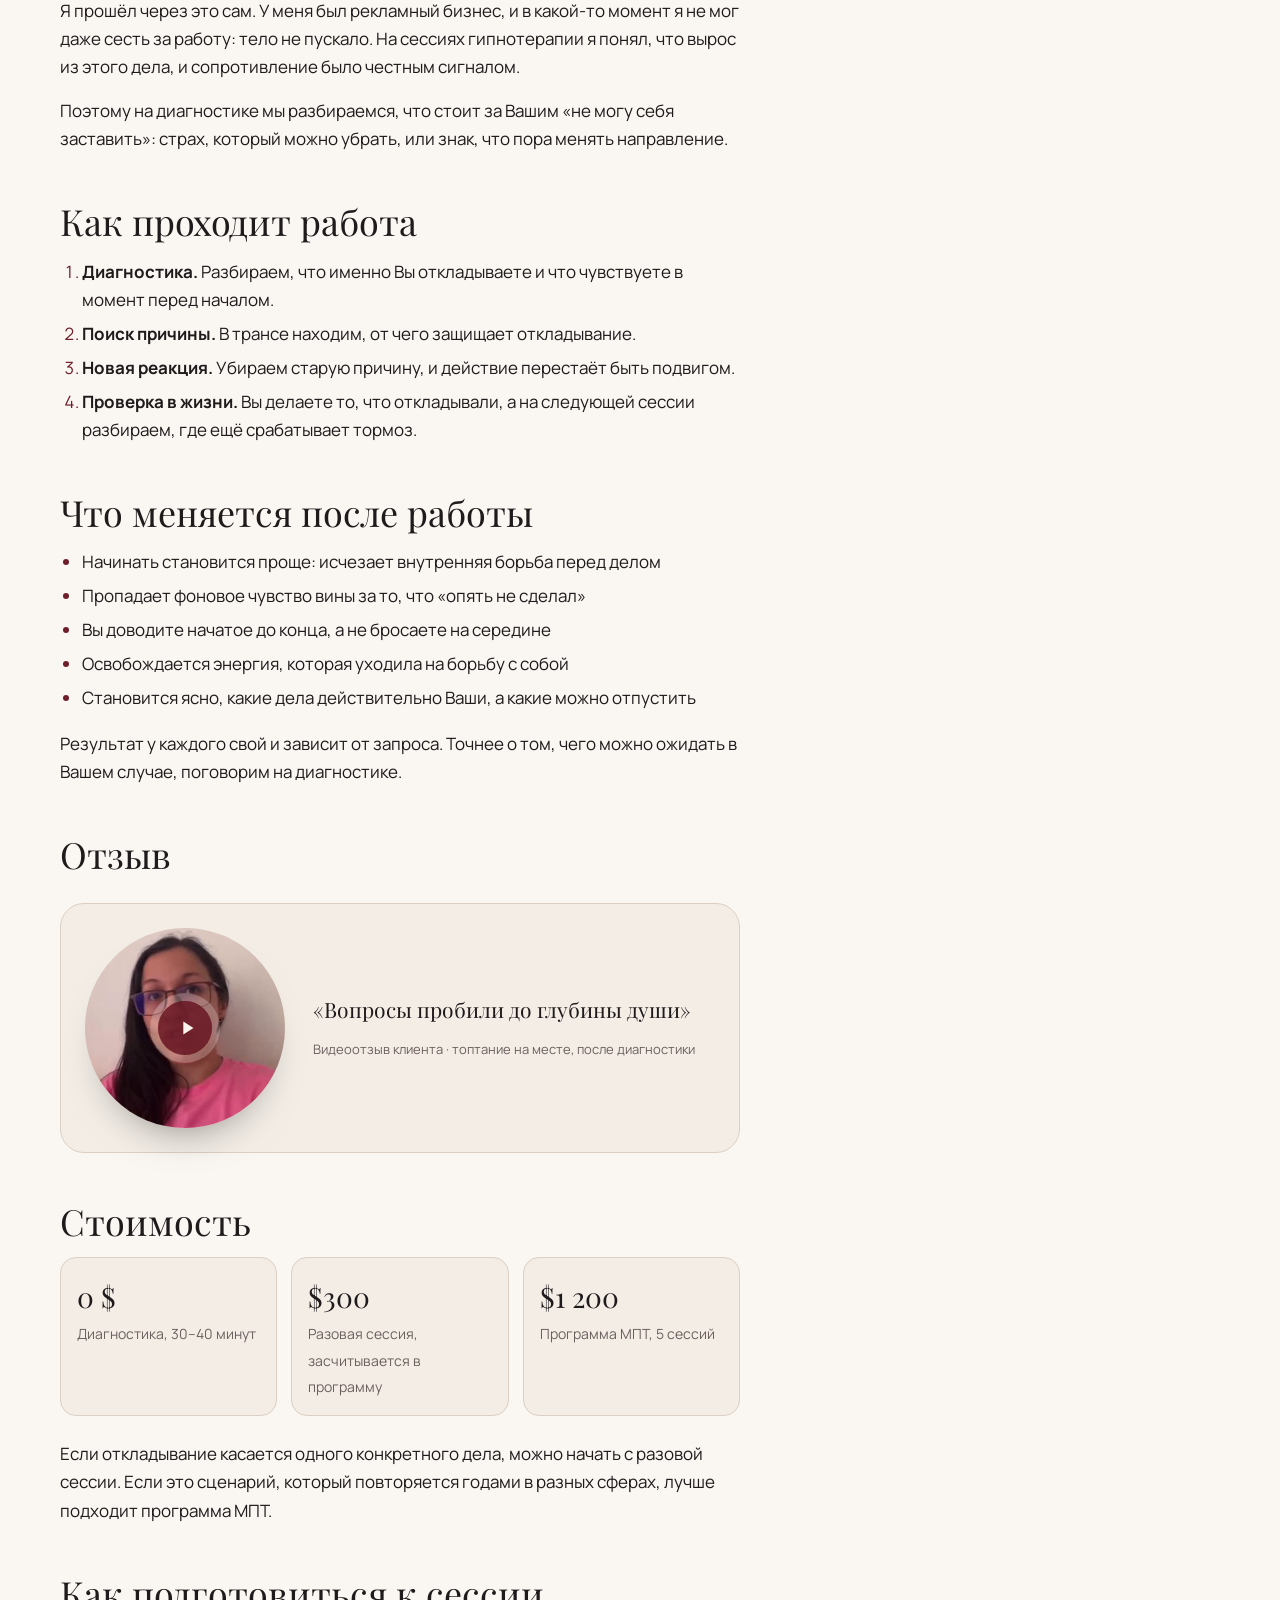
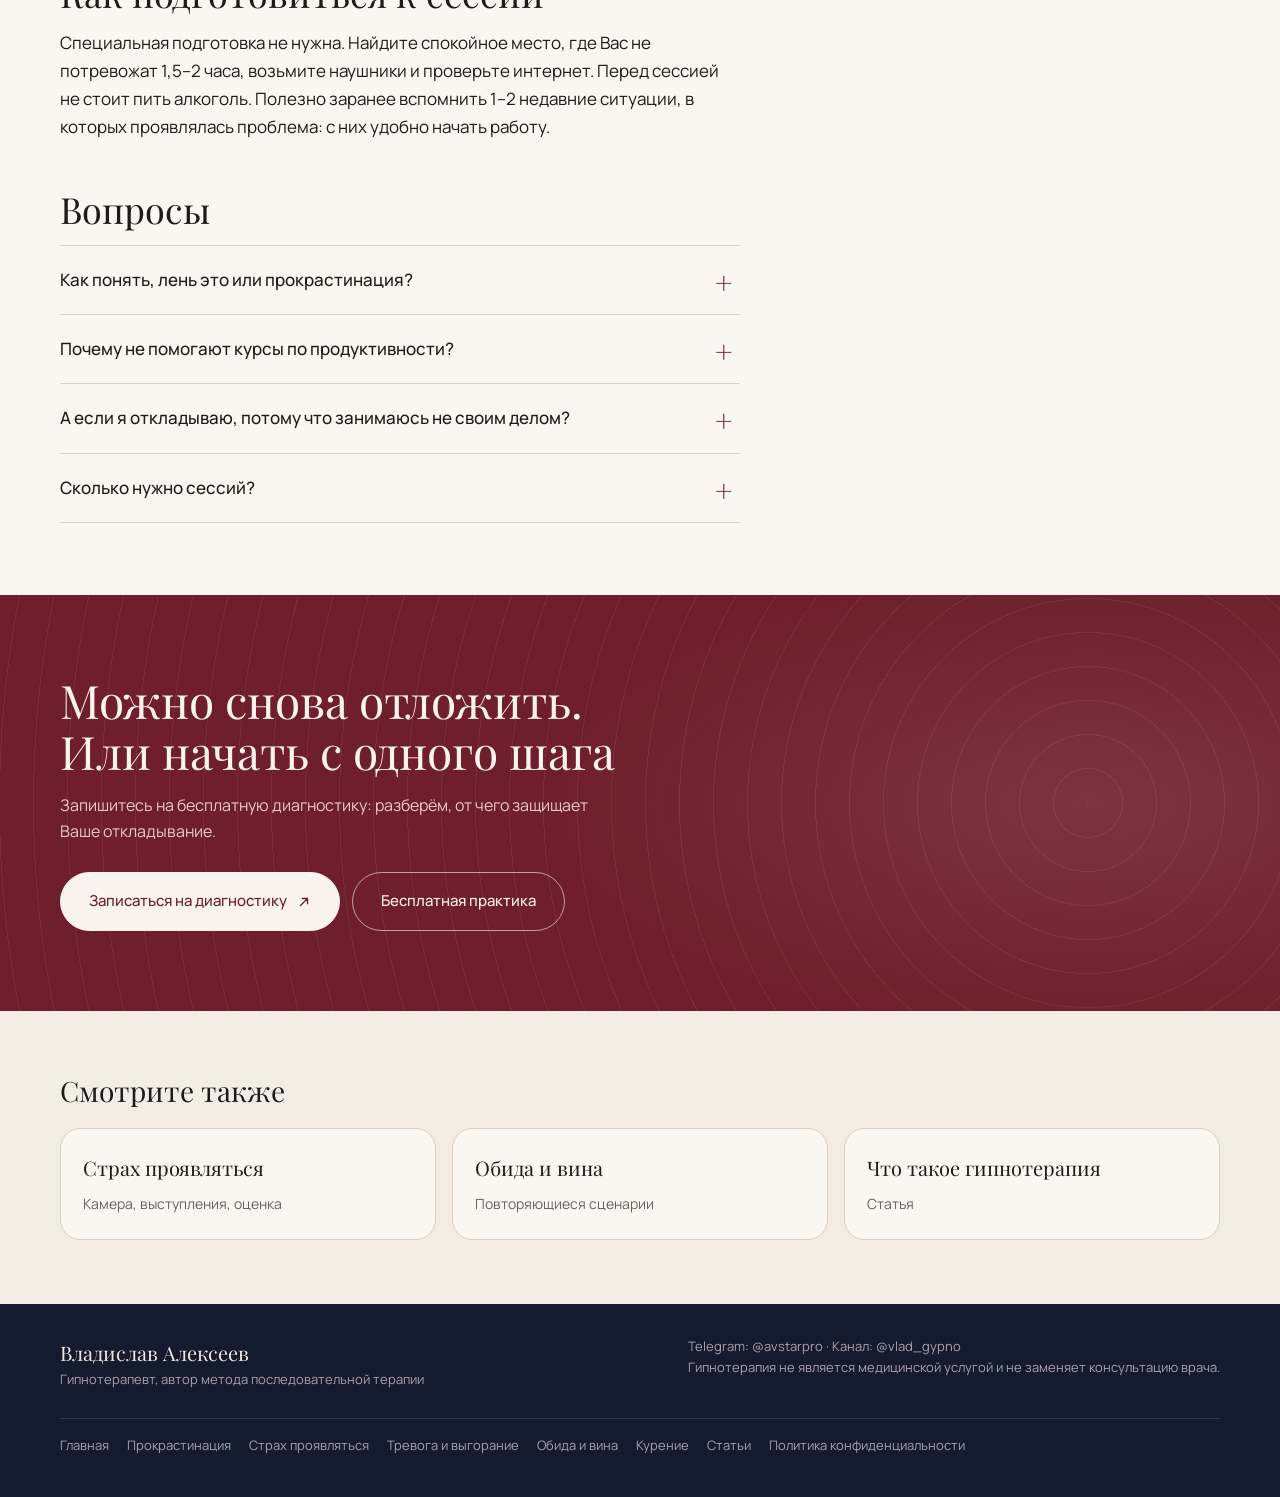
<file: prokrastinaciya/index.html>
<!doctype html>
<html lang="ru">
<head>
<meta charset="utf-8">
<meta name="robots" content="noindex"><!-- ПРЕДПРОСМОТР: убрать эту строку после подключения домена -->
<meta name="viewport" content="width=device-width, initial-scale=1, viewport-fit=cover">
<title>Как перестать откладывать: прокрастинация и гипнотерапия</title>
<meta name="description" content="Знаете, что надо делать, но не делаете? Прокрастинация — не лень, а защита подсознания. Разбираем причину на гипнотерапии онлайн.">
<link rel="canonical" href="https://vladhypno.com/prokrastinaciya/">
<meta name="theme-color" content="#6E1F2B">
<link rel="icon" href="../favicon.svg" type="image/svg+xml">
<meta property="og:type" content="website">
<meta property="og:locale" content="ru_RU">
<meta property="og:title" content="Как перестать откладывать: прокрастинация и гипнотерапия">
<meta property="og:description" content="Знаете, что надо делать, но не делаете? Прокрастинация — не лень, а защита подсознания. Разбираем причину на гипнотерапии онлайн.">
<meta property="og:url" content="https://vladhypno.com/prokrastinaciya/">
<meta property="og:image" content="https://vladhypno.com/assets/img/og-image.jpg">
<meta name="twitter:card" content="summary_large_image">
<link rel="preconnect" href="https://fonts.googleapis.com">
<link rel="preconnect" href="https://fonts.gstatic.com" crossorigin>
<link rel="stylesheet" href="https://fonts.googleapis.com/css2?family=Playfair+Display:wght@400;500&family=Manrope:wght@400;500;600&display=swap">
<link rel="stylesheet" href="../assets/css/style.css">
<link rel="stylesheet" href="../assets/css/page.css">
<script type="application/ld+json">
{
 "@context": "https://schema.org",
 "@graph": [
  {
   "@type": "Service",
   "@id": "https://vladhypno.com/prokrastinaciya/#service",
   "name": "Гипнотерапия при прокрастинации и самосаботаже",
   "description": "Знаете, что надо делать, но не делаете? Прокрастинация — не лень, а защита подсознания. Разбираем причину на гипнотерапии онлайн.",
   "provider": {
    "@id": "https://vladhypno.com/#person"
   },
   "areaServed": "Онлайн",
   "availableChannel": {
    "@type": "ServiceChannel",
    "serviceUrl": "https://vladhypno.com/prokrastinaciya/"
   },
   "offers": [
    {
     "@type": "Offer",
     "name": "Диагностика",
     "price": "0",
     "priceCurrency": "USD"
    },
    {
     "@type": "Offer",
     "name": "Разовая сессия",
     "price": "300",
     "priceCurrency": "USD"
    },
    {
     "@type": "Offer",
     "name": "Программа МПТ, 5 сессий",
     "price": "1200",
     "priceCurrency": "USD"
    }
   ]
  },
  {
   "@type": "BreadcrumbList",
   "itemListElement": [
    {
     "@type": "ListItem",
     "position": 1,
     "name": "Главная",
     "item": "https://vladhypno.com/"
    },
    {
     "@type": "ListItem",
     "position": 2,
     "name": "Прокрастинация",
     "item": "https://vladhypno.com/prokrastinaciya/"
    }
   ]
  },
  {
   "@type": "FAQPage",
   "@id": "https://vladhypno.com/prokrastinaciya/#faq",
   "mainEntity": [
    {
     "@type": "Question",
     "name": "Как понять, лень это или прокрастинация?",
     "acceptedAnswer": {
      "@type": "Answer",
      "text": "Лень — это когда не хочется и не важно. Прокрастинация — когда важно и Вы хотите, но что-то внутри не пускает. Если Вы ругаете себя за откладывание, это почти всегда второе."
     }
    },
    {
     "@type": "Question",
     "name": "Почему не помогают курсы по продуктивности?",
     "acceptedAnswer": {
      "@type": "Answer",
      "text": "Они дают инструменты для того, кто уже готов действовать. Если внутри стоит защита, инструменты лежат без дела. Сначала нужно убрать причину сопротивления."
     }
    },
    {
     "@type": "Question",
     "name": "А если я откладываю, потому что занимаюсь не своим делом?",
     "acceptedAnswer": {
      "@type": "Answer",
      "text": "Так бывает. Тогда задача не в том, чтобы себя продавить, а в том, чтобы честно это увидеть. На диагностике мы разбираемся и с этим вариантом."
     }
    },
    {
     "@type": "Question",
     "name": "Сколько нужно сессий?",
     "acceptedAnswer": {
      "@type": "Answer",
      "text": "Зависит от того, как давно и в скольких сферах проявляется сценарий. Определим на диагностике."
     }
    }
   ]
  }
 ]
}
</script>
</head>
<body>
<svg width="0" height="0" style="position:absolute" aria-hidden="true">
  <symbol id="i-arrow" viewBox="0 0 16 16"><path d="M4 12L12 4M6 4h6v6" fill="none" stroke="currentColor" stroke-width="1.5" stroke-linecap="round"/></symbol>
</svg>
<header class="wrap top page-top">
  <div class="brand"><a href="../">Владислав Алексеев<small>Гипнотерапия</small></a></div>
  <nav aria-label="Разделы">
    <a href="../">Главная</a>
    <a href="../#topics">Направления</a>
    <a href="../#mpt">Программа</a>
    <a href="../#reviews">Отзывы</a>
    <a href="../stati/">Статьи</a>
  </nav>
  <a class="btn solid" href="../#diag">Записаться на диагностику <svg><use href="#i-arrow"/></svg></a>
</header>

<section class="page-hero">
  <div class="wrap">
    <nav class="crumbs" aria-label="Навигация"><a href="../">Главная</a> / <span>Прокрастинация</span></nav>
    <div class="kicker">Гипнотерапия и прокрастинация</div>
    <h1>Знаю, что надо делать, но не делаю</h1>
    <p class="lead">Вы точно знаете, что нужно сделать. И вместо этого открываете телефон, вспоминаете про срочные мелочи, чувствуете усталость. Это не лень. Это защита, и с ней можно работать.</p>
    <div class="actions">
      <a class="btn solid" href="../#diag">Записаться на диагностику <svg><use href="#i-arrow"/></svg></a>
      <a class="btn line" href="#faq">Частые вопросы</a>
    </div>
  </div>
</section>
<main class="page-body">
  <div class="wrap page-grid">
    <article class="prose">

<h2>Узнаёте себя?</h2>
<ul class="signs-grid">
<li>Откладываете важное до последнего, потом ругаете себя</li>
<li>Начинаете и бросаете на середине</li>
<li>Купили несколько курсов и ни один не применили</li>
<li>Перед важным делом наваливается усталость</li>
<li>Постоянно «готовитесь», но не начинаете</li>
<li>Чувствуете, что топчетесь на месте</li>
</ul>

<h2>Это не лень</h2>
<p>Подсознание не умеет лениться. Оно умеет защищать. Для него задача — это не просто задача. Видео — риск, что осудят. Звонок клиенту — риск отказа. Свой проект — риск провала или успеха, к которому Вы внутренне не готовы.</p>
<p>И психика делает то, что умеет лучше всего: уводит от опасности. Отвлекает, включает усталость, подсовывает «более важные» дела.</p>
<blockquote>Машина исправна, бензин есть. Но ручник поднят, и сколько ни дави на газ, она не едет.</blockquote>
<p>Поэтому мотивация, аффирмации и тайм-менеджмент работают ненадолго. Они давят на газ, а ручник остаётся на месте.</p>

<h2>Иногда сопротивление — это сигнал</h2>
<p>Я прошёл через это сам. У меня был рекламный бизнес, и в какой-то момент я не мог даже сесть за работу: тело не пускало. На сессиях гипнотерапии я понял, что вырос из этого дела, и сопротивление было честным сигналом.</p>
<p>Поэтому на диагностике мы разбираемся, что стоит за Вашим «не могу себя заставить»: страх, который можно убрать, или знак, что пора менять направление.</p>

<h2>Как проходит работа</h2>
<ol>
<li><b>Диагностика.</b> Разбираем, что именно Вы откладываете и что чувствуете в момент перед началом.</li>
<li><b>Поиск причины.</b> В трансе находим, от чего защищает откладывание.</li>
<li><b>Новая реакция.</b> Убираем старую причину, и действие перестаёт быть подвигом.</li>
<li><b>Проверка в жизни.</b> Вы делаете то, что откладывали, а на следующей сессии разбираем, где ещё срабатывает тормоз.</li>
</ol>

<h2>Что меняется после работы</h2>
<ul><li>Начинать становится проще: исчезает внутренняя борьба перед делом</li><li>Пропадает фоновое чувство вины за то, что «опять не сделал»</li><li>Вы доводите начатое до конца, а не бросаете на середине</li><li>Освобождается энергия, которая уходила на борьбу с собой</li><li>Становится ясно, какие дела действительно Ваши, а какие можно отпустить</li></ul>
<p>Результат у каждого свой и зависит от запроса. Точнее о том, чего можно ожидать в Вашем случае, поговорим на диагностике.</p>
<h2>Отзыв</h2>
<div class="page-review">
  <figure class="vid">
    <button class="circle" type="button" aria-label="Смотреть видеоотзыв: топтание на месте, после диагностики">
      <video src="../assets/reviews/r_diag_woman.mp4" poster="../assets/reviews/r_diag_woman.jpg" preload="none" playsinline></video>
      <svg class="prog" viewBox="0 0 100 100" aria-hidden="true"><circle cx="50" cy="50" r="48"/></svg>
      <span class="play" aria-hidden="true"><svg viewBox="0 0 24 24"><path d="M8 5l11 7-11 7z"/></svg></span>
    </button>
  </figure>
  <div><blockquote>«Вопросы пробили до глубины души»</blockquote><small>Видеоотзыв клиента · топтание на месте, после диагностики</small></div>
</div>

<h2>Стоимость</h2>
<div class="price-row">
  <div><b>0 $</b><span>Диагностика, 30–40 минут</span></div>
  <div><b>$300</b><span>Разовая сессия, засчитывается в программу</span></div>
  <div><b>$1 200</b><span>Программа МПТ, 5 сессий</span></div>
</div>
<p>Если откладывание касается одного конкретного дела, можно начать с разовой сессии. Если это сценарий, который повторяется годами в разных сферах, лучше подходит программа МПТ.</p>

<h2>Как подготовиться к сессии</h2>
<p>Специальная подготовка не нужна. Найдите спокойное место, где Вас не потревожат 1,5–2 часа, возьмите наушники и проверьте интернет. Перед сессией не стоит пить алкоголь. Полезно заранее вспомнить 1–2 недавние ситуации, в которых проявлялась проблема: с них удобно начать работу.</p>

<h2 id="faq">Вопросы</h2>
<div class="page-faq">
<details><summary>Как понять, лень это или прокрастинация?</summary><p>Лень — это когда не хочется и не важно. Прокрастинация — когда важно и Вы хотите, но что-то внутри не пускает. Если Вы ругаете себя за откладывание, это почти всегда второе.</p></details>
<details><summary>Почему не помогают курсы по продуктивности?</summary><p>Они дают инструменты для того, кто уже готов действовать. Если внутри стоит защита, инструменты лежат без дела. Сначала нужно убрать причину сопротивления.</p></details>
<details><summary>А если я откладываю, потому что занимаюсь не своим делом?</summary><p>Так бывает. Тогда задача не в том, чтобы себя продавить, а в том, чтобы честно это увидеть. На диагностике мы разбираемся и с этим вариантом.</p></details>
<details><summary>Сколько нужно сессий?</summary><p>Зависит от того, как давно и в скольких сферах проявляется сценарий. Определим на диагностике.</p></details>
</div>
    </article>
    <aside class="aside">
  <div class="aside-card">
    <h3>Бесплатная диагностика</h3>
    <p>30–40 минут онлайн. Разберём Ваш запрос и решим, подходит ли Вам гипнотерапия.</p>
    <a class="btn solid" href="../#diag">Записаться <svg><use href="#i-arrow"/></svg></a>
  </div>
  <div class="aside-card">
    <h3>Другие направления</h3>
    <ul><li><a href="../strah-proyavlyatsya/">Страх проявляться</a></li><li><a href="../trevoga/">Тревога и выгорание</a></li><li><a href="../obida-i-vina/">Обида и вина</a></li><li><a href="../kurenie/">Курение</a></li></ul>
  </div>
</aside>
  </div>
</main>
<section class="page-cta">
  <div class="wrap">
    <h2>Можно снова отложить. Или начать с одного шага</h2>
    <p>Запишитесь на бесплатную диагностику: разберём, от чего защищает Ваше откладывание.</p>
    <div class="actions">
      <a class="btn solid" href="../#diag">Записаться на диагностику <svg><use href="#i-arrow"/></svg></a>
      <a class="btn line" href="https://t.me/vlad_gypno/47" target="_blank" rel="noopener">Бесплатная практика</a>
    </div>
  </div>
</section>
<section class="related">
  <div class="wrap">
    <h2>Смотрите также</h2>
    <div class="related-grid"><a href="../strah-proyavlyatsya/"><b>Страх проявляться</b><span>Камера, выступления, оценка</span></a><a href="../obida-i-vina/"><b>Обида и вина</b><span>Повторяющиеся сценарии</span></a><a href="../stati/chto-takoe-gipnoterapiya/"><b>Что такое гипнотерапия</b><span>Статья</span></a></div>
  </div>
</section>
<div class="lightbox" id="lightbox" hidden>
  <button class="lb-close" type="button" aria-label="Закрыть">×</button>
  <img alt="Сообщение с отзывом клиента">
</div>
<footer>
  <div class="wrap">
    <div><b>Владислав Алексеев</b><br>Гипнотерапевт, автор метода последовательной терапии</div>
    <div>Telegram: @avstarpro · Канал: @vlad_gypno<br>Гипнотерапия не является медицинской услугой и не заменяет консультацию врача.</div>
    <nav class="foot-links" aria-label="Страницы сайта"><a href="../">Главная</a><a href="../prokrastinaciya/">Прокрастинация</a><a href="../strah-proyavlyatsya/">Страх проявляться</a><a href="../trevoga/">Тревога и выгорание</a><a href="../obida-i-vina/">Обида и вина</a><a href="../kurenie/">Курение</a><a href="../stati/">Статьи</a><a href="../privacy/">Политика конфиденциальности</a></nav>
  </div>
</footer>
<script src="../assets/js/main.js"></script>
</body>
</html>
</file>
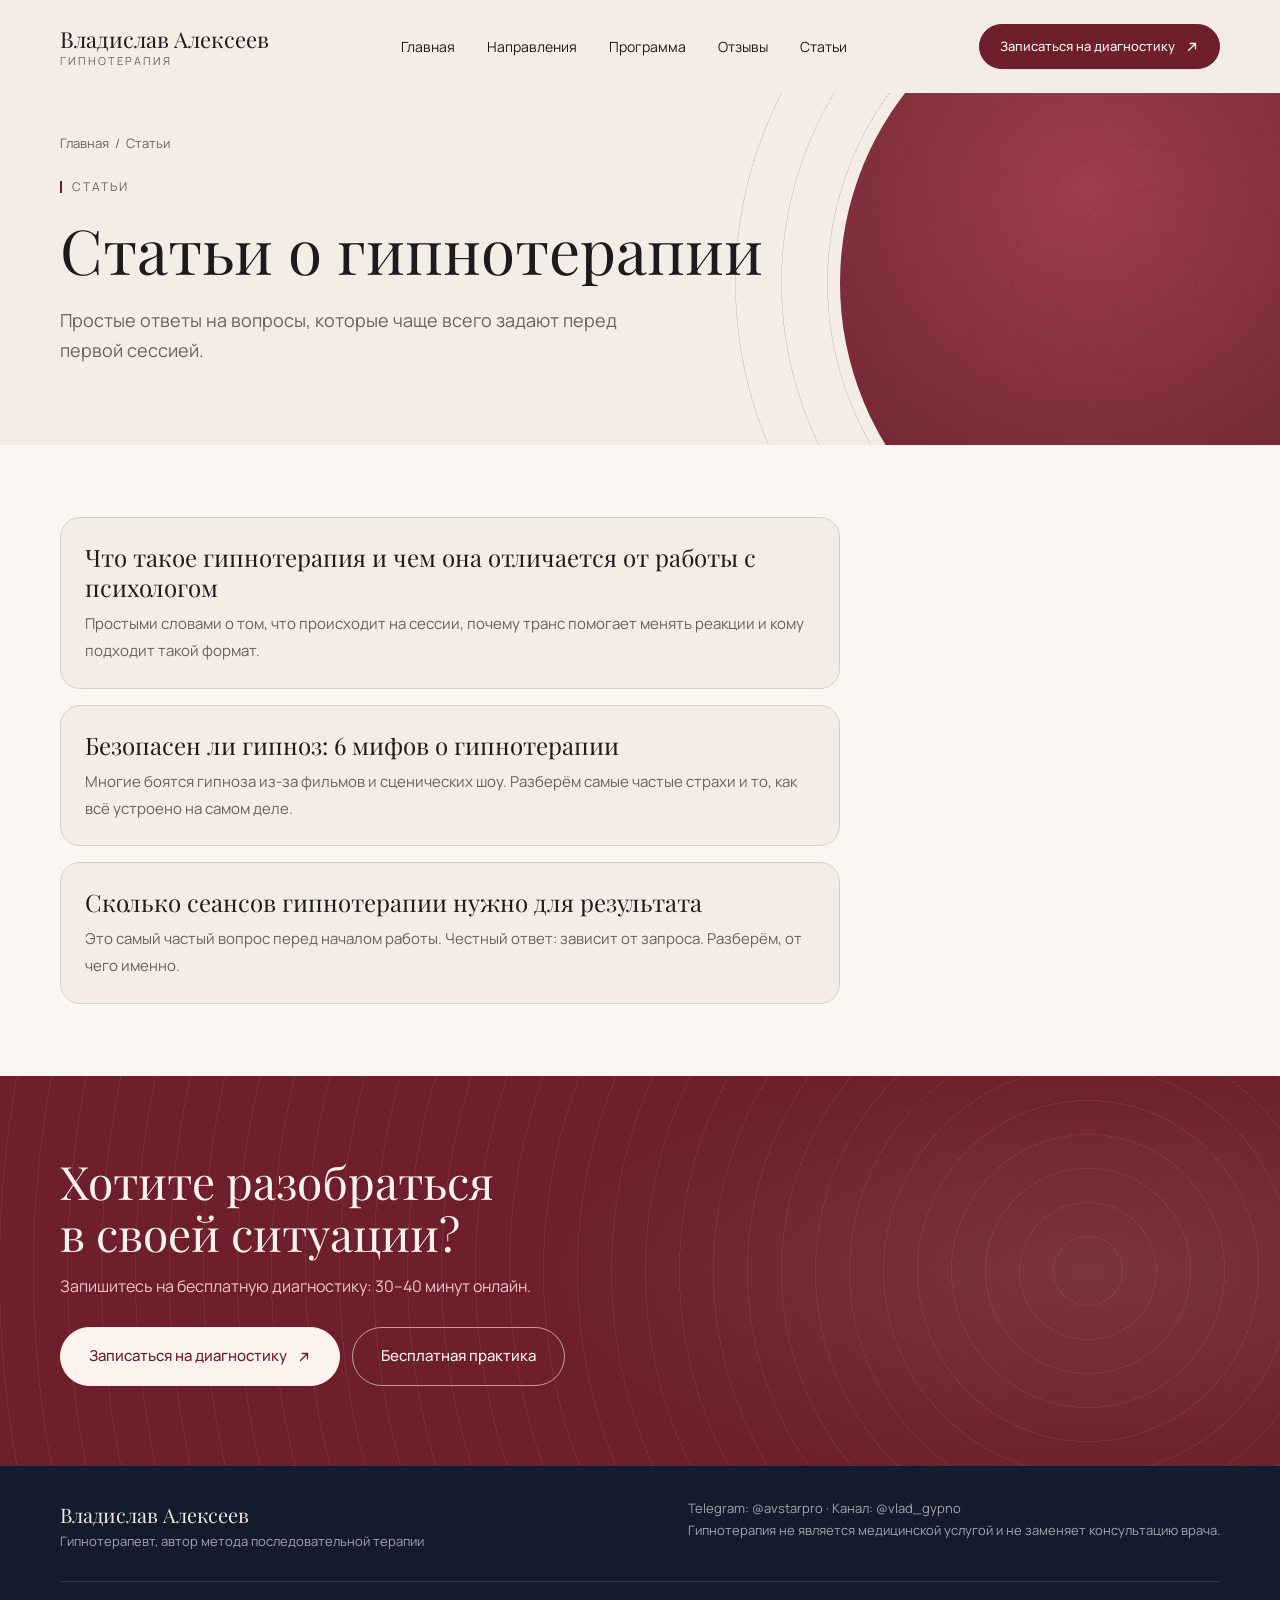
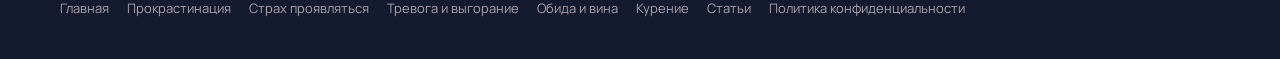
<file: stati/index.html>
<!doctype html>
<html lang="ru">
<head>
<meta charset="utf-8">
<meta name="robots" content="noindex"><!-- ПРЕДПРОСМОТР: убрать эту строку после подключения домена -->
<meta name="viewport" content="width=device-width, initial-scale=1, viewport-fit=cover">
<title>Статьи о гипнотерапии и гипнозе — Владислав Алексеев</title>
<meta name="description" content="Простые ответы на частые вопросы о гипнотерапии: что это, безопасен ли гипноз, сколько нужно сессий. Статьи гипнотерапевта Владислава Алексеева.">
<link rel="canonical" href="https://vladhypno.com/stati/">
<meta name="theme-color" content="#6E1F2B">
<link rel="icon" href="../favicon.svg" type="image/svg+xml">
<meta property="og:type" content="website">
<meta property="og:locale" content="ru_RU">
<meta property="og:title" content="Статьи о гипнотерапии и гипнозе — Владислав Алексеев">
<meta property="og:description" content="Простые ответы на частые вопросы о гипнотерапии: что это, безопасен ли гипноз, сколько нужно сессий. Статьи гипнотерапевта Владислава Алексеева.">
<meta property="og:url" content="https://vladhypno.com/stati/">
<meta property="og:image" content="https://vladhypno.com/assets/img/og-image.jpg">
<meta name="twitter:card" content="summary_large_image">
<link rel="preconnect" href="https://fonts.googleapis.com">
<link rel="preconnect" href="https://fonts.gstatic.com" crossorigin>
<link rel="stylesheet" href="https://fonts.googleapis.com/css2?family=Playfair+Display:wght@400;500&family=Manrope:wght@400;500;600&display=swap">
<link rel="stylesheet" href="../assets/css/style.css">
<link rel="stylesheet" href="../assets/css/page.css">
<script type="application/ld+json">
{
 "@context": "https://schema.org",
 "@graph": [
  {
   "@type": "CollectionPage",
   "@id": "https://vladhypno.com/stati/#page",
   "name": "Статьи о гипнотерапии",
   "inLanguage": "ru",
   "hasPart": [
    {
     "@type": "Article",
     "headline": "Что такое гипнотерапия и чем она отличается от работы с психологом",
     "url": "https://vladhypno.com/stati/chto-takoe-gipnoterapiya/"
    },
    {
     "@type": "Article",
     "headline": "Безопасен ли гипноз: 6 мифов о гипнотерапии",
     "url": "https://vladhypno.com/stati/mify-o-gipnoze/"
    },
    {
     "@type": "Article",
     "headline": "Сколько сеансов гипнотерапии нужно для результата",
     "url": "https://vladhypno.com/stati/skolko-sessiy-nuzhno/"
    }
   ]
  },
  {
   "@type": "BreadcrumbList",
   "itemListElement": [
    {
     "@type": "ListItem",
     "position": 1,
     "name": "Главная",
     "item": "https://vladhypno.com/"
    },
    {
     "@type": "ListItem",
     "position": 2,
     "name": "Статьи",
     "item": "https://vladhypno.com/stati/"
    }
   ]
  }
 ]
}
</script>
</head>
<body>
<svg width="0" height="0" style="position:absolute" aria-hidden="true">
  <symbol id="i-arrow" viewBox="0 0 16 16"><path d="M4 12L12 4M6 4h6v6" fill="none" stroke="currentColor" stroke-width="1.5" stroke-linecap="round"/></symbol>
</svg>
<header class="wrap top page-top">
  <div class="brand"><a href="../">Владислав Алексеев<small>Гипнотерапия</small></a></div>
  <nav aria-label="Разделы">
    <a href="../">Главная</a>
    <a href="../#topics">Направления</a>
    <a href="../#mpt">Программа</a>
    <a href="../#reviews">Отзывы</a>
    <a href="../stati/">Статьи</a>
  </nav>
  <a class="btn solid" href="../#diag">Записаться на диагностику <svg><use href="#i-arrow"/></svg></a>
</header>

<section class="page-hero">
  <div class="wrap">
    <nav class="crumbs" aria-label="Навигация"><a href="../">Главная</a> / <span>Статьи</span></nav>
    <div class="kicker">Статьи</div>
    <h1>Статьи о гипнотерапии</h1>
    <p class="lead">Простые ответы на вопросы, которые чаще всего задают перед первой сессией.</p>
  </div>
</section>
<main class="page-body">
  <div class="wrap">
    <div class="post-list"><a href="chto-takoe-gipnoterapiya/"><b>Что такое гипнотерапия и чем она отличается от работы с психологом</b><span>Простыми словами о том, что происходит на сессии, почему транс помогает менять реакции и кому подходит такой формат.</span></a><a href="mify-o-gipnoze/"><b>Безопасен ли гипноз: 6 мифов о гипнотерапии</b><span>Многие боятся гипноза из-за фильмов и сценических шоу. Разберём самые частые страхи и то, как всё устроено на самом деле.</span></a><a href="skolko-sessiy-nuzhno/"><b>Сколько сеансов гипнотерапии нужно для результата</b><span>Это самый частый вопрос перед началом работы. Честный ответ: зависит от запроса. Разберём, от чего именно.</span></a></div>
  </div>
</main>
<section class="page-cta">
  <div class="wrap">
    <h2>Хотите разобраться в своей ситуации?</h2>
    <p>Запишитесь на бесплатную диагностику: 30–40 минут онлайн.</p>
    <div class="actions">
      <a class="btn solid" href="../#diag">Записаться на диагностику <svg><use href="#i-arrow"/></svg></a>
      <a class="btn line" href="https://t.me/vlad_gypno/47" target="_blank" rel="noopener">Бесплатная практика</a>
    </div>
  </div>
</section>
<footer>
  <div class="wrap">
    <div><b>Владислав Алексеев</b><br>Гипнотерапевт, автор метода последовательной терапии</div>
    <div>Telegram: @avstarpro · Канал: @vlad_gypno<br>Гипнотерапия не является медицинской услугой и не заменяет консультацию врача.</div>
    <nav class="foot-links" aria-label="Страницы сайта"><a href="../">Главная</a><a href="../prokrastinaciya/">Прокрастинация</a><a href="../strah-proyavlyatsya/">Страх проявляться</a><a href="../trevoga/">Тревога и выгорание</a><a href="../obida-i-vina/">Обида и вина</a><a href="../kurenie/">Курение</a><a href="../stati/">Статьи</a><a href="../privacy/">Политика конфиденциальности</a></nav>
  </div>
</footer>
<script src="../assets/js/main.js"></script>
</body>
</html>
</file>
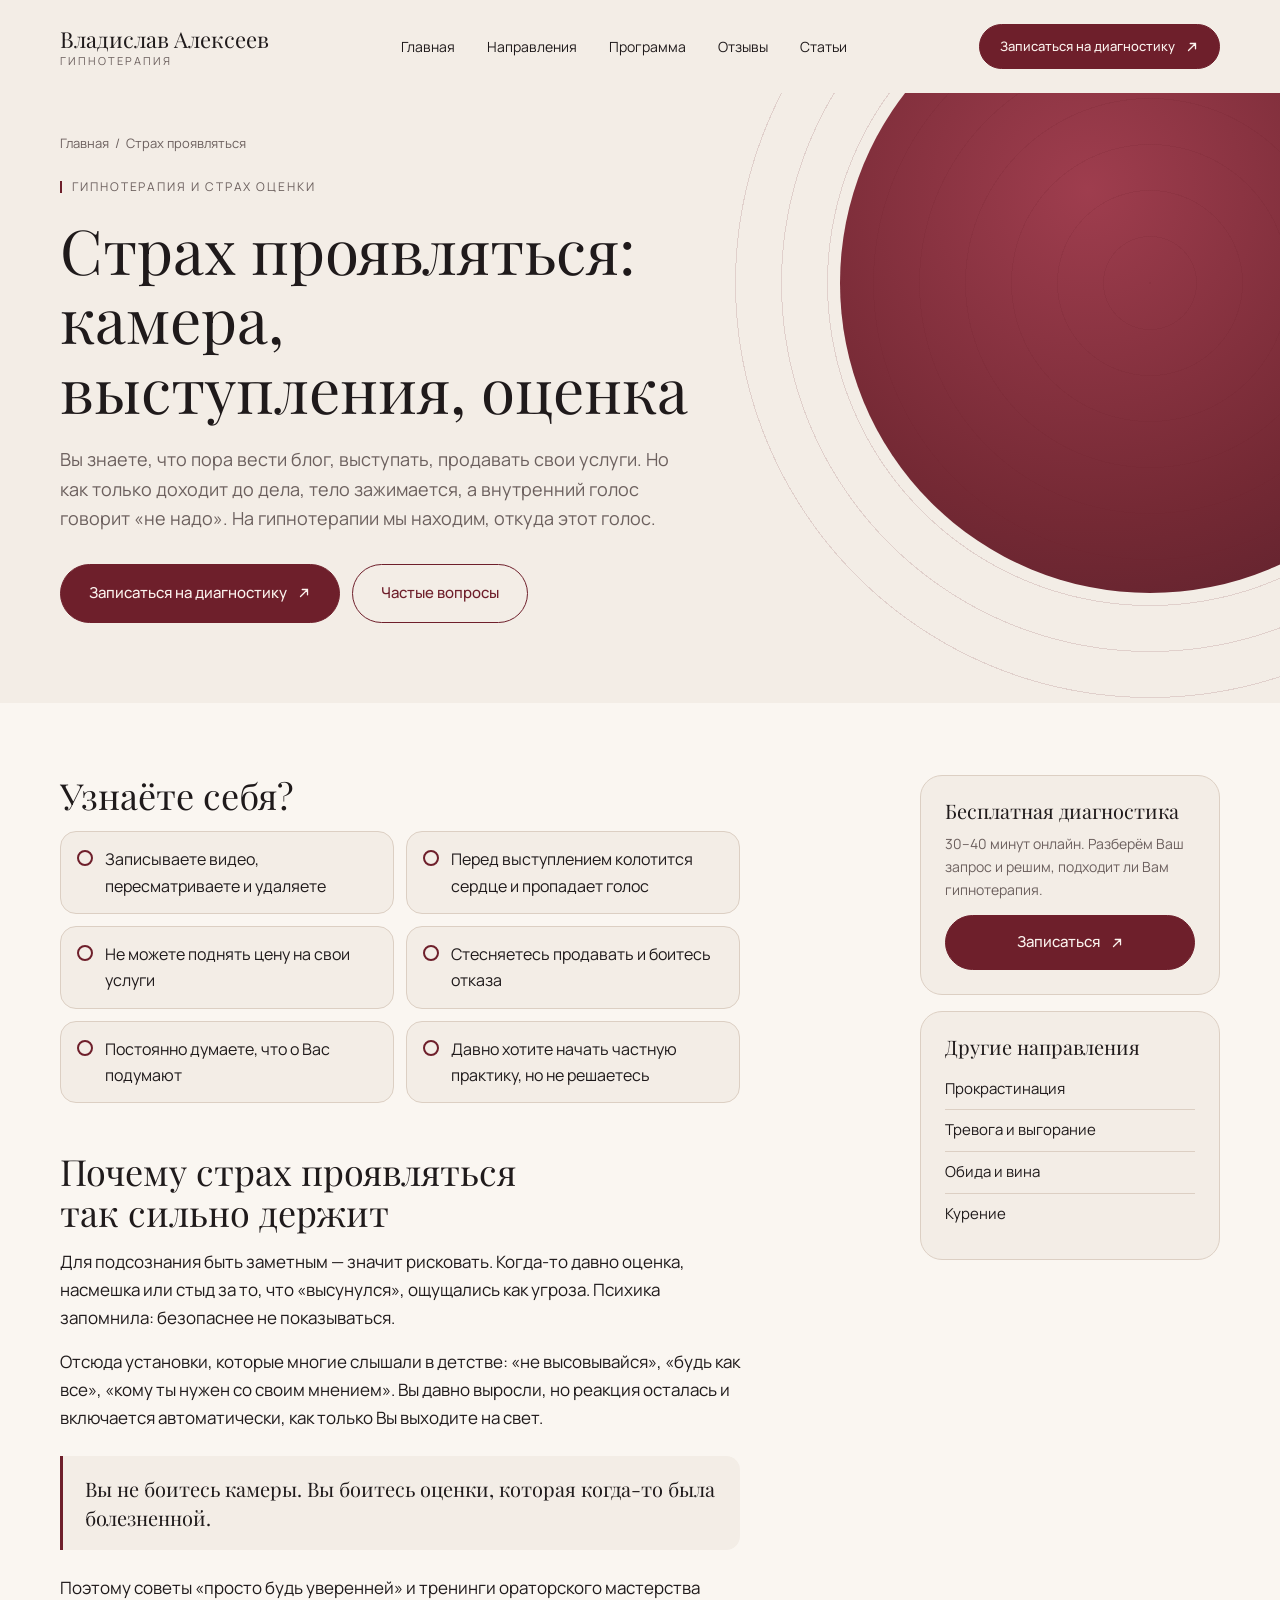
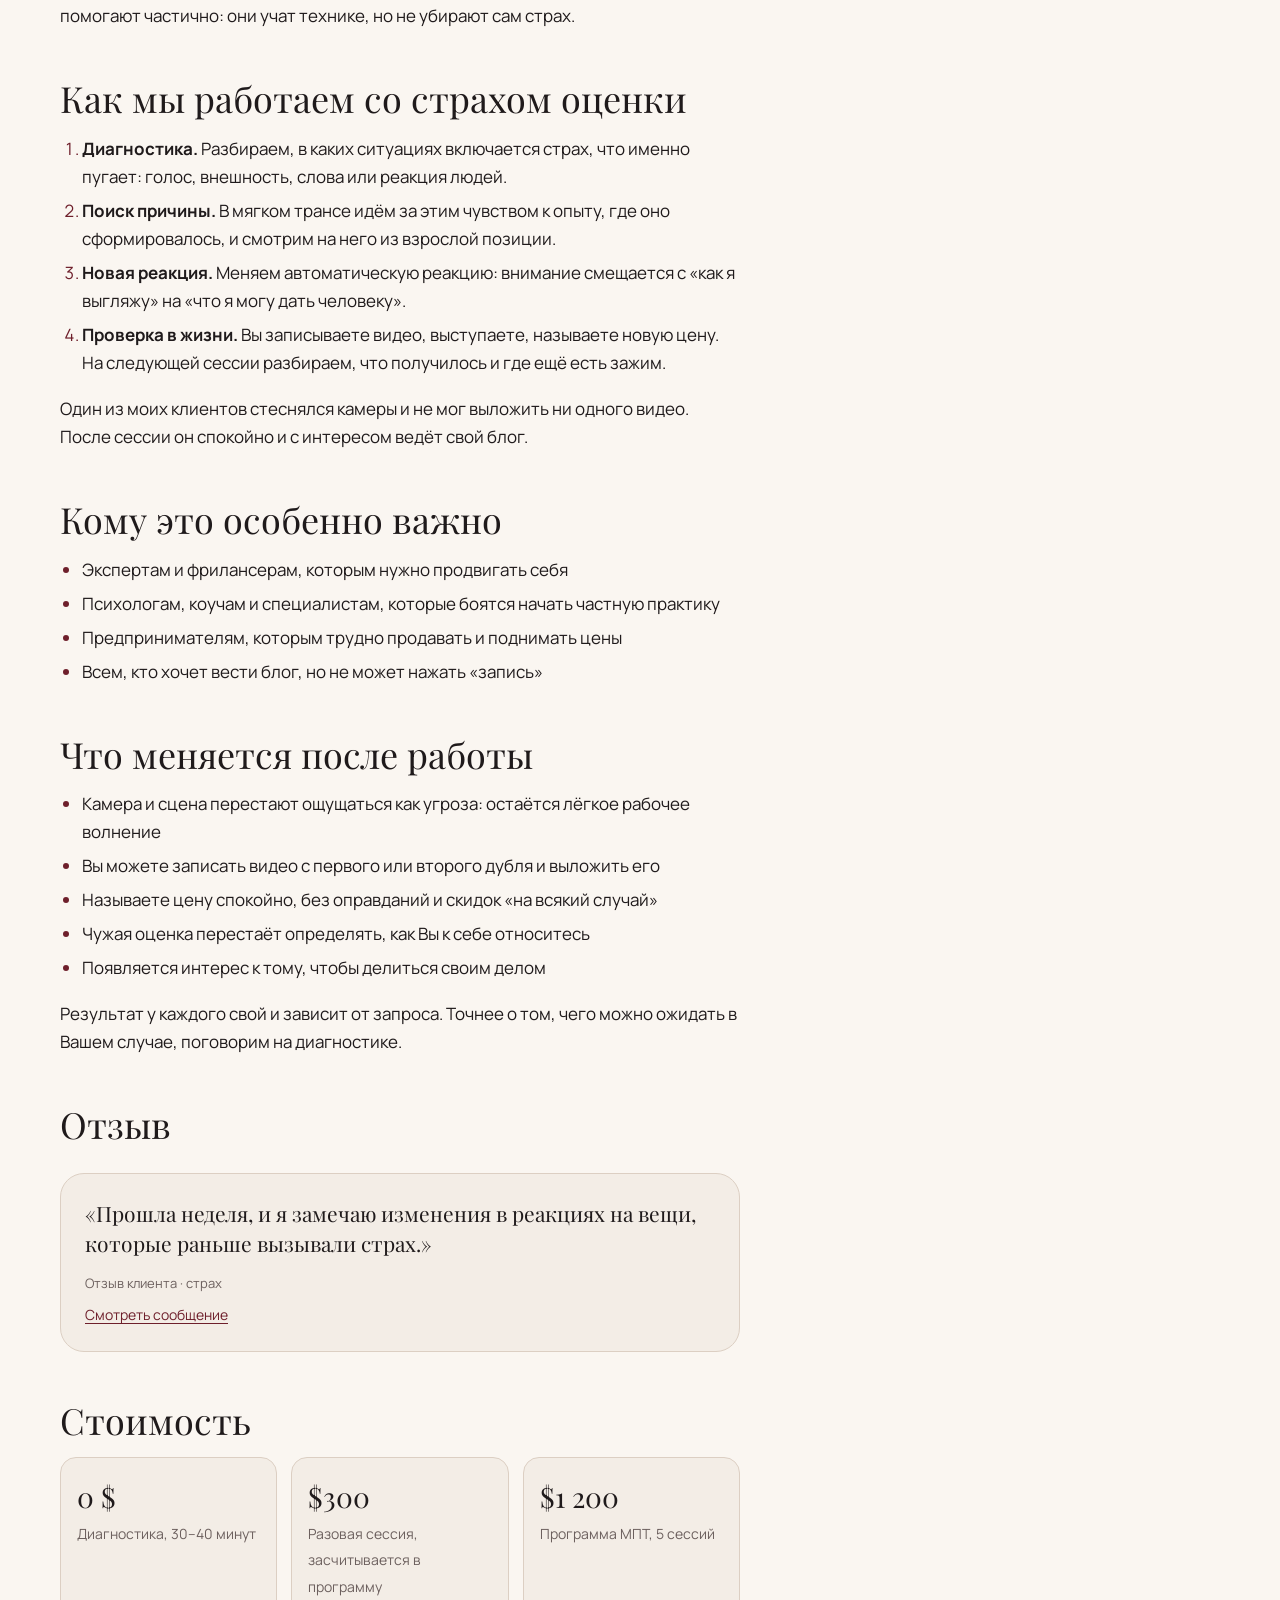
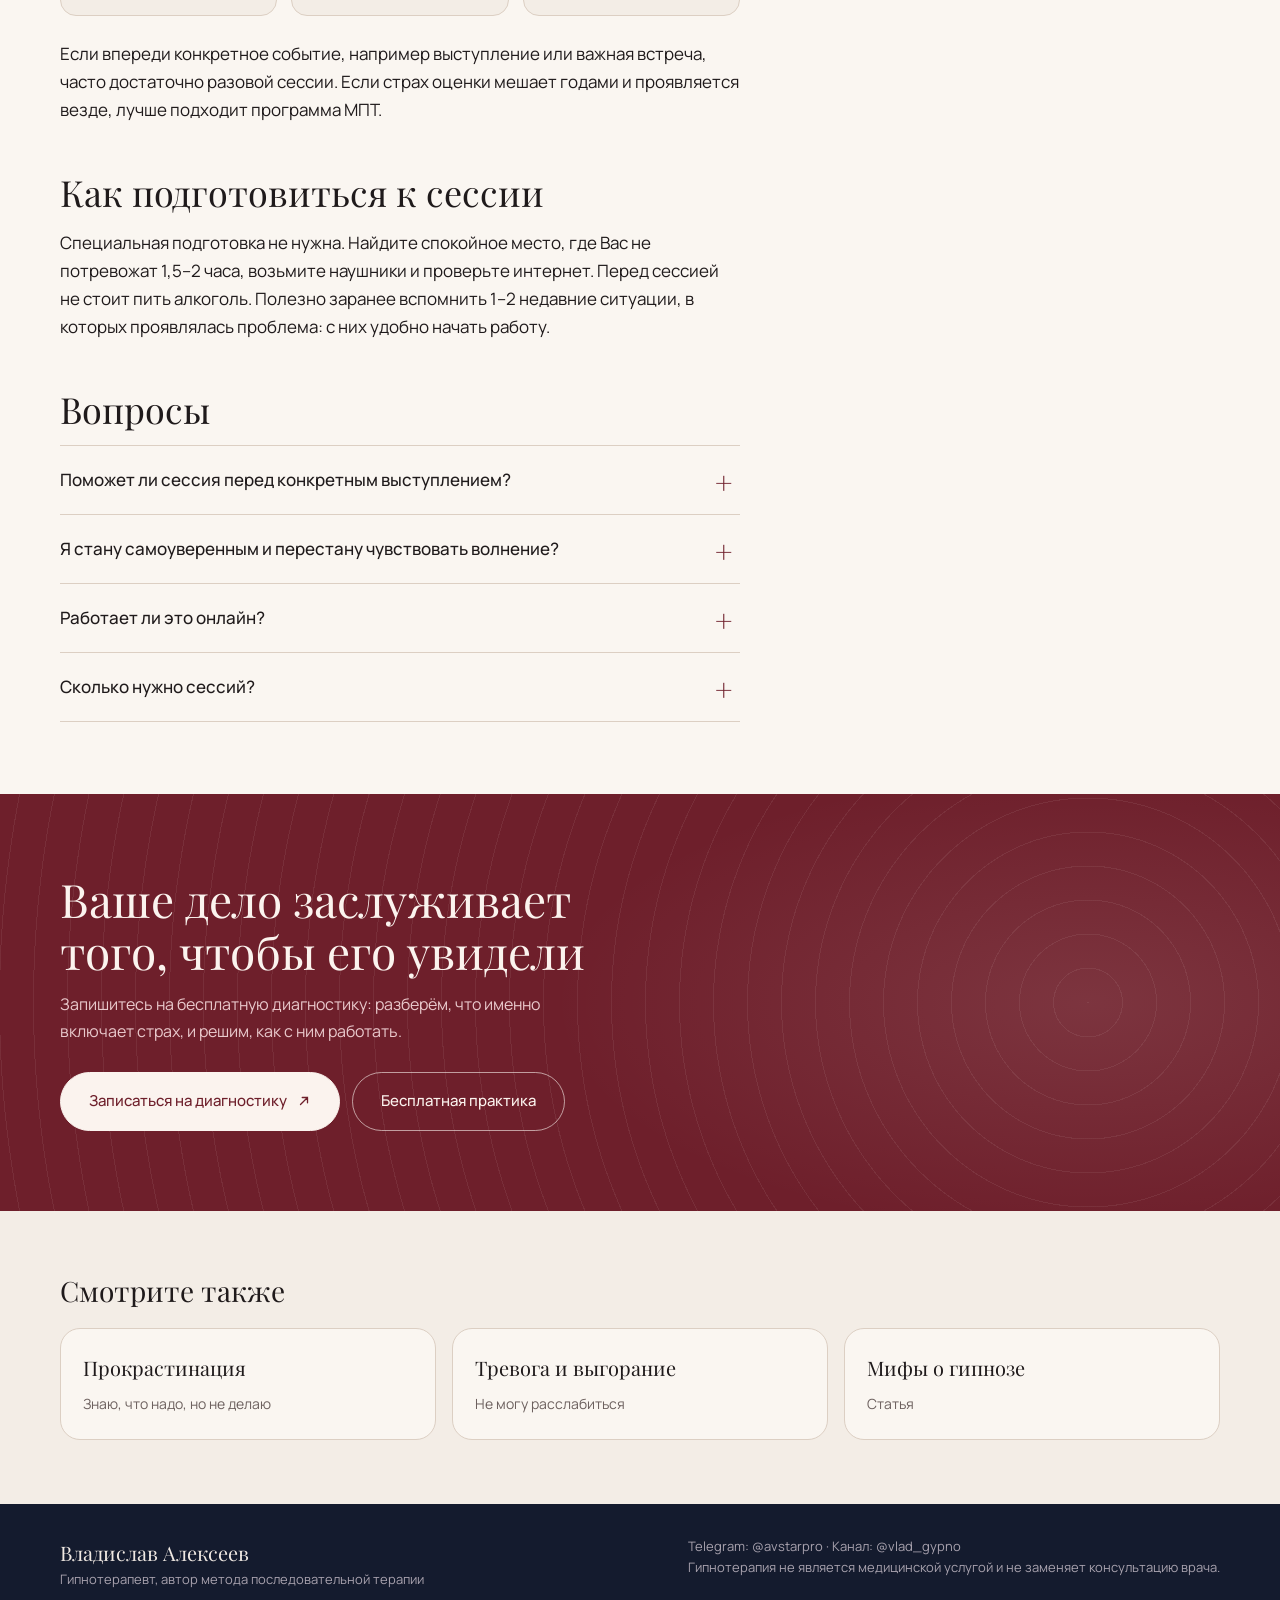
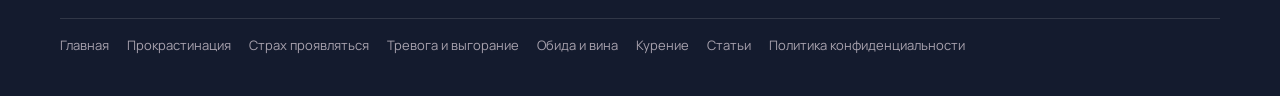
<file: strah-proyavlyatsya/index.html>
<!doctype html>
<html lang="ru">
<head>
<meta charset="utf-8">
<meta name="robots" content="noindex"><!-- ПРЕДПРОСМОТР: убрать эту строку после подключения домена -->
<meta name="viewport" content="width=device-width, initial-scale=1, viewport-fit=cover">
<title>Страх камеры и публичных выступлений — гипнотерапия онлайн</title>
<meta name="description" content="Боитесь камеры, выступлений и оценки, не можете заявить о себе или поднять цену? Гипнотерапия помогает убрать страх у его причины. Онлайн.">
<link rel="canonical" href="https://vladhypno.com/strah-proyavlyatsya/">
<meta name="theme-color" content="#6E1F2B">
<link rel="icon" href="../favicon.svg" type="image/svg+xml">
<meta property="og:type" content="website">
<meta property="og:locale" content="ru_RU">
<meta property="og:title" content="Страх камеры и публичных выступлений — гипнотерапия онлайн">
<meta property="og:description" content="Боитесь камеры, выступлений и оценки, не можете заявить о себе или поднять цену? Гипнотерапия помогает убрать страх у его причины. Онлайн.">
<meta property="og:url" content="https://vladhypno.com/strah-proyavlyatsya/">
<meta property="og:image" content="https://vladhypno.com/assets/img/og-image.jpg">
<meta name="twitter:card" content="summary_large_image">
<link rel="preconnect" href="https://fonts.googleapis.com">
<link rel="preconnect" href="https://fonts.gstatic.com" crossorigin>
<link rel="stylesheet" href="https://fonts.googleapis.com/css2?family=Playfair+Display:wght@400;500&family=Manrope:wght@400;500;600&display=swap">
<link rel="stylesheet" href="../assets/css/style.css">
<link rel="stylesheet" href="../assets/css/page.css">
<script type="application/ld+json">
{
 "@context": "https://schema.org",
 "@graph": [
  {
   "@type": "Service",
   "@id": "https://vladhypno.com/strah-proyavlyatsya/#service",
   "name": "Гипнотерапия при страхе публичных выступлений, камеры и оценки",
   "description": "Боитесь камеры, выступлений и оценки, не можете заявить о себе или поднять цену? Гипнотерапия помогает убрать страх у его причины. Онлайн.",
   "provider": {
    "@id": "https://vladhypno.com/#person"
   },
   "areaServed": "Онлайн",
   "availableChannel": {
    "@type": "ServiceChannel",
    "serviceUrl": "https://vladhypno.com/strah-proyavlyatsya/"
   },
   "offers": [
    {
     "@type": "Offer",
     "name": "Диагностика",
     "price": "0",
     "priceCurrency": "USD"
    },
    {
     "@type": "Offer",
     "name": "Разовая сессия",
     "price": "300",
     "priceCurrency": "USD"
    },
    {
     "@type": "Offer",
     "name": "Программа МПТ, 5 сессий",
     "price": "1200",
     "priceCurrency": "USD"
    }
   ]
  },
  {
   "@type": "BreadcrumbList",
   "itemListElement": [
    {
     "@type": "ListItem",
     "position": 1,
     "name": "Главная",
     "item": "https://vladhypno.com/"
    },
    {
     "@type": "ListItem",
     "position": 2,
     "name": "Страх проявляться",
     "item": "https://vladhypno.com/strah-proyavlyatsya/"
    }
   ]
  },
  {
   "@type": "FAQPage",
   "@id": "https://vladhypno.com/strah-proyavlyatsya/#faq",
   "mainEntity": [
    {
     "@type": "Question",
     "name": "Поможет ли сессия перед конкретным выступлением?",
     "acceptedAnswer": {
      "@type": "Answer",
      "text": "Да, это частый запрос для разовой сессии. Лучше прийти за несколько дней до события, чтобы было время проверить новое состояние."
     }
    },
    {
     "@type": "Question",
     "name": "Я стану самоуверенным и перестану чувствовать волнение?",
     "acceptedAnswer": {
      "@type": "Answer",
      "text": "Нет. Лёгкое волнение перед важным делом нормально и даже полезно. Уходит парализующий страх, который мешает действовать."
     }
    },
    {
     "@type": "Question",
     "name": "Работает ли это онлайн?",
     "acceptedAnswer": {
      "@type": "Answer",
      "text": "Да. Все сессии проходят онлайн, нужны наушники и спокойное место. Для работы со страхом формат не важен."
     }
    },
    {
     "@type": "Question",
     "name": "Сколько нужно сессий?",
     "acceptedAnswer": {
      "@type": "Answer",
      "text": "Зависит от того, насколько глубоко сидит страх. Иногда хватает одной сессии, иногда лучше пройти программу из пяти. Определим на диагностике."
     }
    }
   ]
  }
 ]
}
</script>
</head>
<body>
<svg width="0" height="0" style="position:absolute" aria-hidden="true">
  <symbol id="i-arrow" viewBox="0 0 16 16"><path d="M4 12L12 4M6 4h6v6" fill="none" stroke="currentColor" stroke-width="1.5" stroke-linecap="round"/></symbol>
</svg>
<header class="wrap top page-top">
  <div class="brand"><a href="../">Владислав Алексеев<small>Гипнотерапия</small></a></div>
  <nav aria-label="Разделы">
    <a href="../">Главная</a>
    <a href="../#topics">Направления</a>
    <a href="../#mpt">Программа</a>
    <a href="../#reviews">Отзывы</a>
    <a href="../stati/">Статьи</a>
  </nav>
  <a class="btn solid" href="../#diag">Записаться на диагностику <svg><use href="#i-arrow"/></svg></a>
</header>

<section class="page-hero">
  <div class="wrap">
    <nav class="crumbs" aria-label="Навигация"><a href="../">Главная</a> / <span>Страх проявляться</span></nav>
    <div class="kicker">Гипнотерапия и страх оценки</div>
    <h1>Страх проявляться: камера, выступления, оценка</h1>
    <p class="lead">Вы знаете, что пора вести блог, выступать, продавать свои услуги. Но как только доходит до дела, тело зажимается, а внутренний голос говорит «не надо». На гипнотерапии мы находим, откуда этот голос.</p>
    <div class="actions">
      <a class="btn solid" href="../#diag">Записаться на диагностику <svg><use href="#i-arrow"/></svg></a>
      <a class="btn line" href="#faq">Частые вопросы</a>
    </div>
  </div>
</section>
<main class="page-body">
  <div class="wrap page-grid">
    <article class="prose">

<h2>Узнаёте себя?</h2>
<ul class="signs-grid">
<li>Записываете видео, пересматриваете и удаляете</li>
<li>Перед выступлением колотится сердце и пропадает голос</li>
<li>Не можете поднять цену на свои услуги</li>
<li>Стесняетесь продавать и боитесь отказа</li>
<li>Постоянно думаете, что о Вас подумают</li>
<li>Давно хотите начать частную практику, но не решаетесь</li>
</ul>

<h2>Почему страх проявляться так сильно держит</h2>
<p>Для подсознания быть заметным — значит рисковать. Когда-то давно оценка, насмешка или стыд за то, что «высунулся», ощущались как угроза. Психика запомнила: безопаснее не показываться.</p>
<p>Отсюда установки, которые многие слышали в детстве: «не высовывайся», «будь как все», «кому ты нужен со своим мнением». Вы давно выросли, но реакция осталась и включается автоматически, как только Вы выходите на свет.</p>
<blockquote>Вы не боитесь камеры. Вы боитесь оценки, которая когда-то была болезненной.</blockquote>
<p>Поэтому советы «просто будь уверенней» и тренинги ораторского мастерства помогают частично: они учат технике, но не убирают сам страх.</p>

<h2>Как мы работаем со страхом оценки</h2>
<ol>
<li><b>Диагностика.</b> Разбираем, в каких ситуациях включается страх, что именно пугает: голос, внешность, слова или реакция людей.</li>
<li><b>Поиск причины.</b> В мягком трансе идём за этим чувством к опыту, где оно сформировалось, и смотрим на него из взрослой позиции.</li>
<li><b>Новая реакция.</b> Меняем автоматическую реакцию: внимание смещается с «как я выгляжу» на «что я могу дать человеку».</li>
<li><b>Проверка в жизни.</b> Вы записываете видео, выступаете, называете новую цену. На следующей сессии разбираем, что получилось и где ещё есть зажим.</li>
</ol>
<p>Один из моих клиентов стеснялся камеры и не мог выложить ни одного видео. После сессии он спокойно и с интересом ведёт свой блог.</p>

<h2>Кому это особенно важно</h2>
<ul>
<li>Экспертам и фрилансерам, которым нужно продвигать себя</li>
<li>Психологам, коучам и специалистам, которые боятся начать частную практику</li>
<li>Предпринимателям, которым трудно продавать и поднимать цены</li>
<li>Всем, кто хочет вести блог, но не может нажать «запись»</li>
</ul>

<h2>Что меняется после работы</h2>
<ul><li>Камера и сцена перестают ощущаться как угроза: остаётся лёгкое рабочее волнение</li><li>Вы можете записать видео с первого или второго дубля и выложить его</li><li>Называете цену спокойно, без оправданий и скидок «на всякий случай»</li><li>Чужая оценка перестаёт определять, как Вы к себе относитесь</li><li>Появляется интерес к тому, чтобы делиться своим делом</li></ul>
<p>Результат у каждого свой и зависит от запроса. Точнее о том, чего можно ожидать в Вашем случае, поговорим на диагностике.</p>
<h2>Отзыв</h2>
<div class="page-review text">
  <div><blockquote>«Прошла неделя, и я замечаю изменения в реакциях на вещи, которые раньше вызывали страх.»</blockquote><small>Отзыв клиента · страх</small><br>
  <button class="orig" type="button" data-img="../assets/reviews/s1.webp">Смотреть сообщение</button></div>
</div>

<h2>Стоимость</h2>
<div class="price-row">
  <div><b>0 $</b><span>Диагностика, 30–40 минут</span></div>
  <div><b>$300</b><span>Разовая сессия, засчитывается в программу</span></div>
  <div><b>$1 200</b><span>Программа МПТ, 5 сессий</span></div>
</div>
<p>Если впереди конкретное событие, например выступление или важная встреча, часто достаточно разовой сессии. Если страх оценки мешает годами и проявляется везде, лучше подходит программа МПТ.</p>

<h2>Как подготовиться к сессии</h2>
<p>Специальная подготовка не нужна. Найдите спокойное место, где Вас не потревожат 1,5–2 часа, возьмите наушники и проверьте интернет. Перед сессией не стоит пить алкоголь. Полезно заранее вспомнить 1–2 недавние ситуации, в которых проявлялась проблема: с них удобно начать работу.</p>

<h2 id="faq">Вопросы</h2>
<div class="page-faq">
<details><summary>Поможет ли сессия перед конкретным выступлением?</summary><p>Да, это частый запрос для разовой сессии. Лучше прийти за несколько дней до события, чтобы было время проверить новое состояние.</p></details>
<details><summary>Я стану самоуверенным и перестану чувствовать волнение?</summary><p>Нет. Лёгкое волнение перед важным делом нормально и даже полезно. Уходит парализующий страх, который мешает действовать.</p></details>
<details><summary>Работает ли это онлайн?</summary><p>Да. Все сессии проходят онлайн, нужны наушники и спокойное место. Для работы со страхом формат не важен.</p></details>
<details><summary>Сколько нужно сессий?</summary><p>Зависит от того, насколько глубоко сидит страх. Иногда хватает одной сессии, иногда лучше пройти программу из пяти. Определим на диагностике.</p></details>
</div>
    </article>
    <aside class="aside">
  <div class="aside-card">
    <h3>Бесплатная диагностика</h3>
    <p>30–40 минут онлайн. Разберём Ваш запрос и решим, подходит ли Вам гипнотерапия.</p>
    <a class="btn solid" href="../#diag">Записаться <svg><use href="#i-arrow"/></svg></a>
  </div>
  <div class="aside-card">
    <h3>Другие направления</h3>
    <ul><li><a href="../prokrastinaciya/">Прокрастинация</a></li><li><a href="../trevoga/">Тревога и выгорание</a></li><li><a href="../obida-i-vina/">Обида и вина</a></li><li><a href="../kurenie/">Курение</a></li></ul>
  </div>
</aside>
  </div>
</main>
<section class="page-cta">
  <div class="wrap">
    <h2>Ваше дело заслуживает того, чтобы его увидели</h2>
    <p>Запишитесь на бесплатную диагностику: разберём, что именно включает страх, и решим, как с ним работать.</p>
    <div class="actions">
      <a class="btn solid" href="../#diag">Записаться на диагностику <svg><use href="#i-arrow"/></svg></a>
      <a class="btn line" href="https://t.me/vlad_gypno/47" target="_blank" rel="noopener">Бесплатная практика</a>
    </div>
  </div>
</section>
<section class="related">
  <div class="wrap">
    <h2>Смотрите также</h2>
    <div class="related-grid"><a href="../prokrastinaciya/"><b>Прокрастинация</b><span>Знаю, что надо, но не делаю</span></a><a href="../trevoga/"><b>Тревога и выгорание</b><span>Не могу расслабиться</span></a><a href="../stati/mify-o-gipnoze/"><b>Мифы о гипнозе</b><span>Статья</span></a></div>
  </div>
</section>
<div class="lightbox" id="lightbox" hidden>
  <button class="lb-close" type="button" aria-label="Закрыть">×</button>
  <img alt="Сообщение с отзывом клиента">
</div>
<footer>
  <div class="wrap">
    <div><b>Владислав Алексеев</b><br>Гипнотерапевт, автор метода последовательной терапии</div>
    <div>Telegram: @avstarpro · Канал: @vlad_gypno<br>Гипнотерапия не является медицинской услугой и не заменяет консультацию врача.</div>
    <nav class="foot-links" aria-label="Страницы сайта"><a href="../">Главная</a><a href="../prokrastinaciya/">Прокрастинация</a><a href="../strah-proyavlyatsya/">Страх проявляться</a><a href="../trevoga/">Тревога и выгорание</a><a href="../obida-i-vina/">Обида и вина</a><a href="../kurenie/">Курение</a><a href="../stati/">Статьи</a><a href="../privacy/">Политика конфиденциальности</a></nav>
  </div>
</footer>
<script src="../assets/js/main.js"></script>
</body>
</html>
</file>
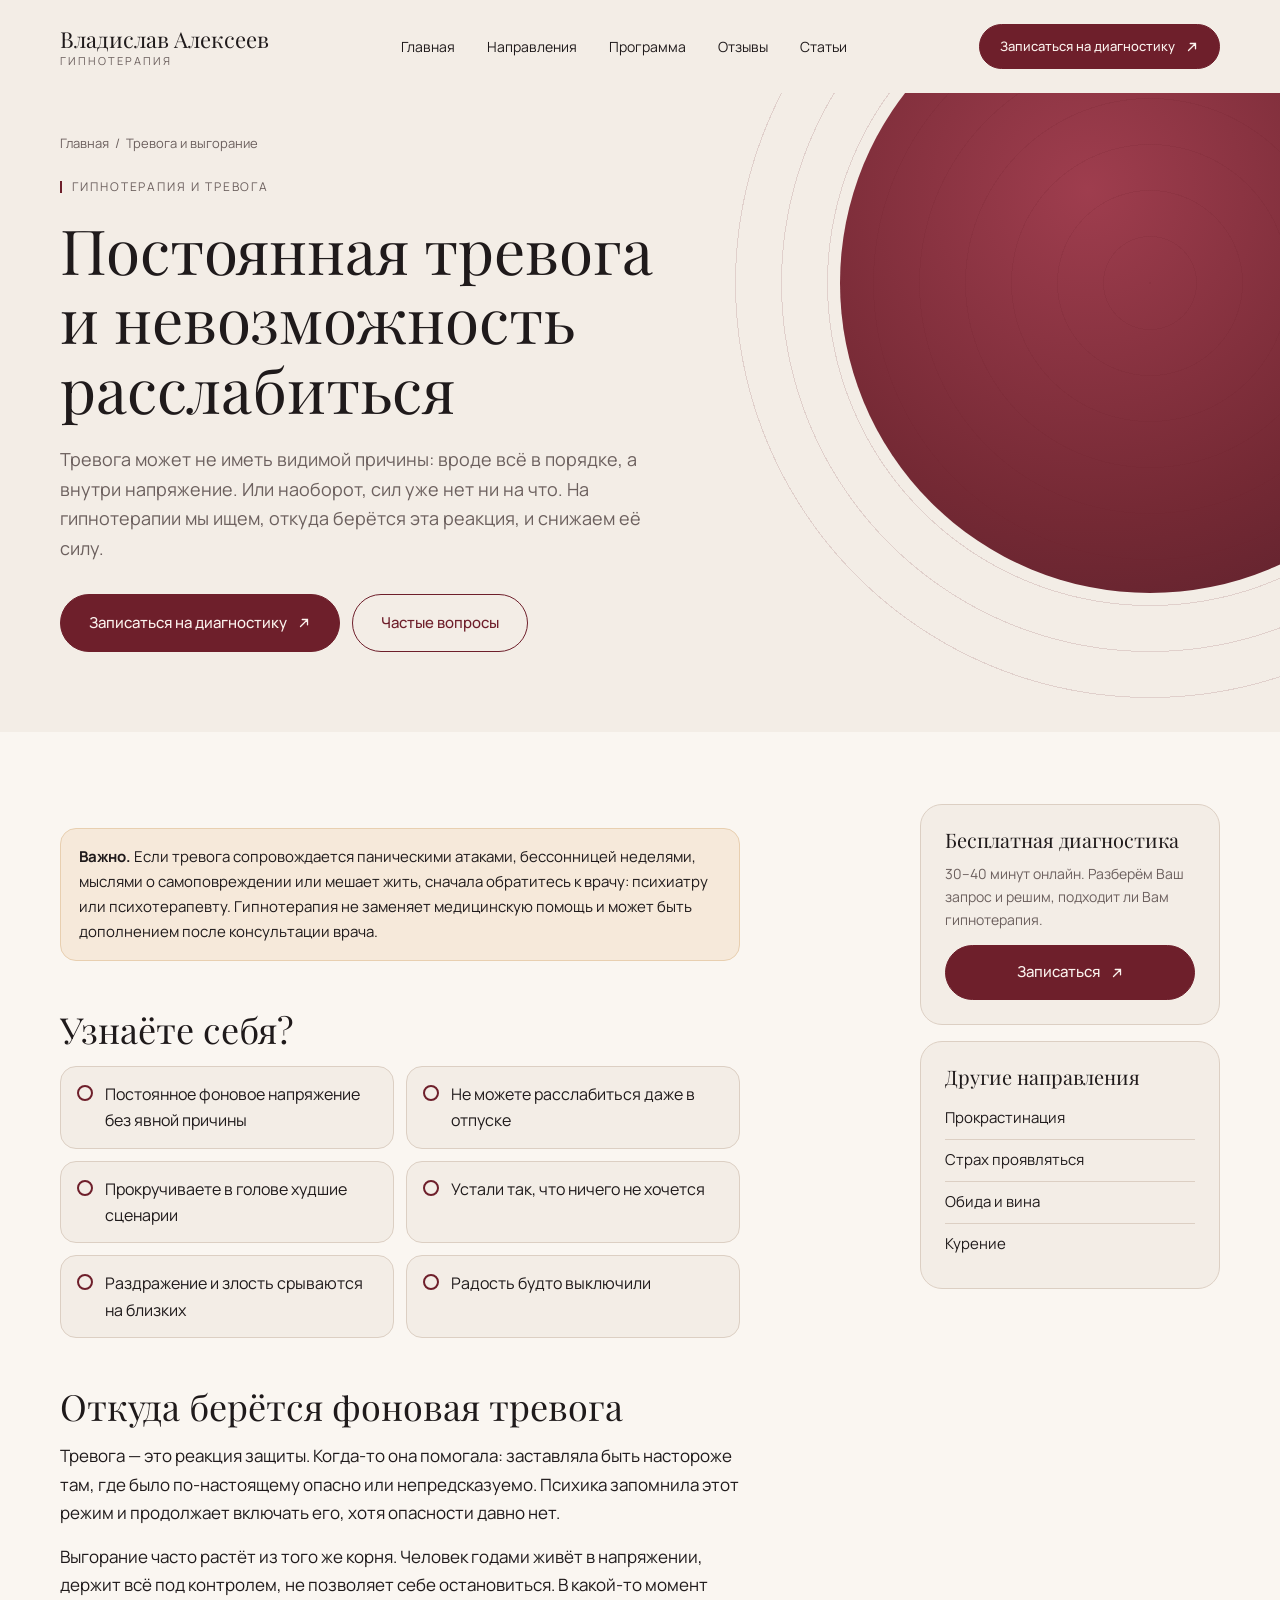
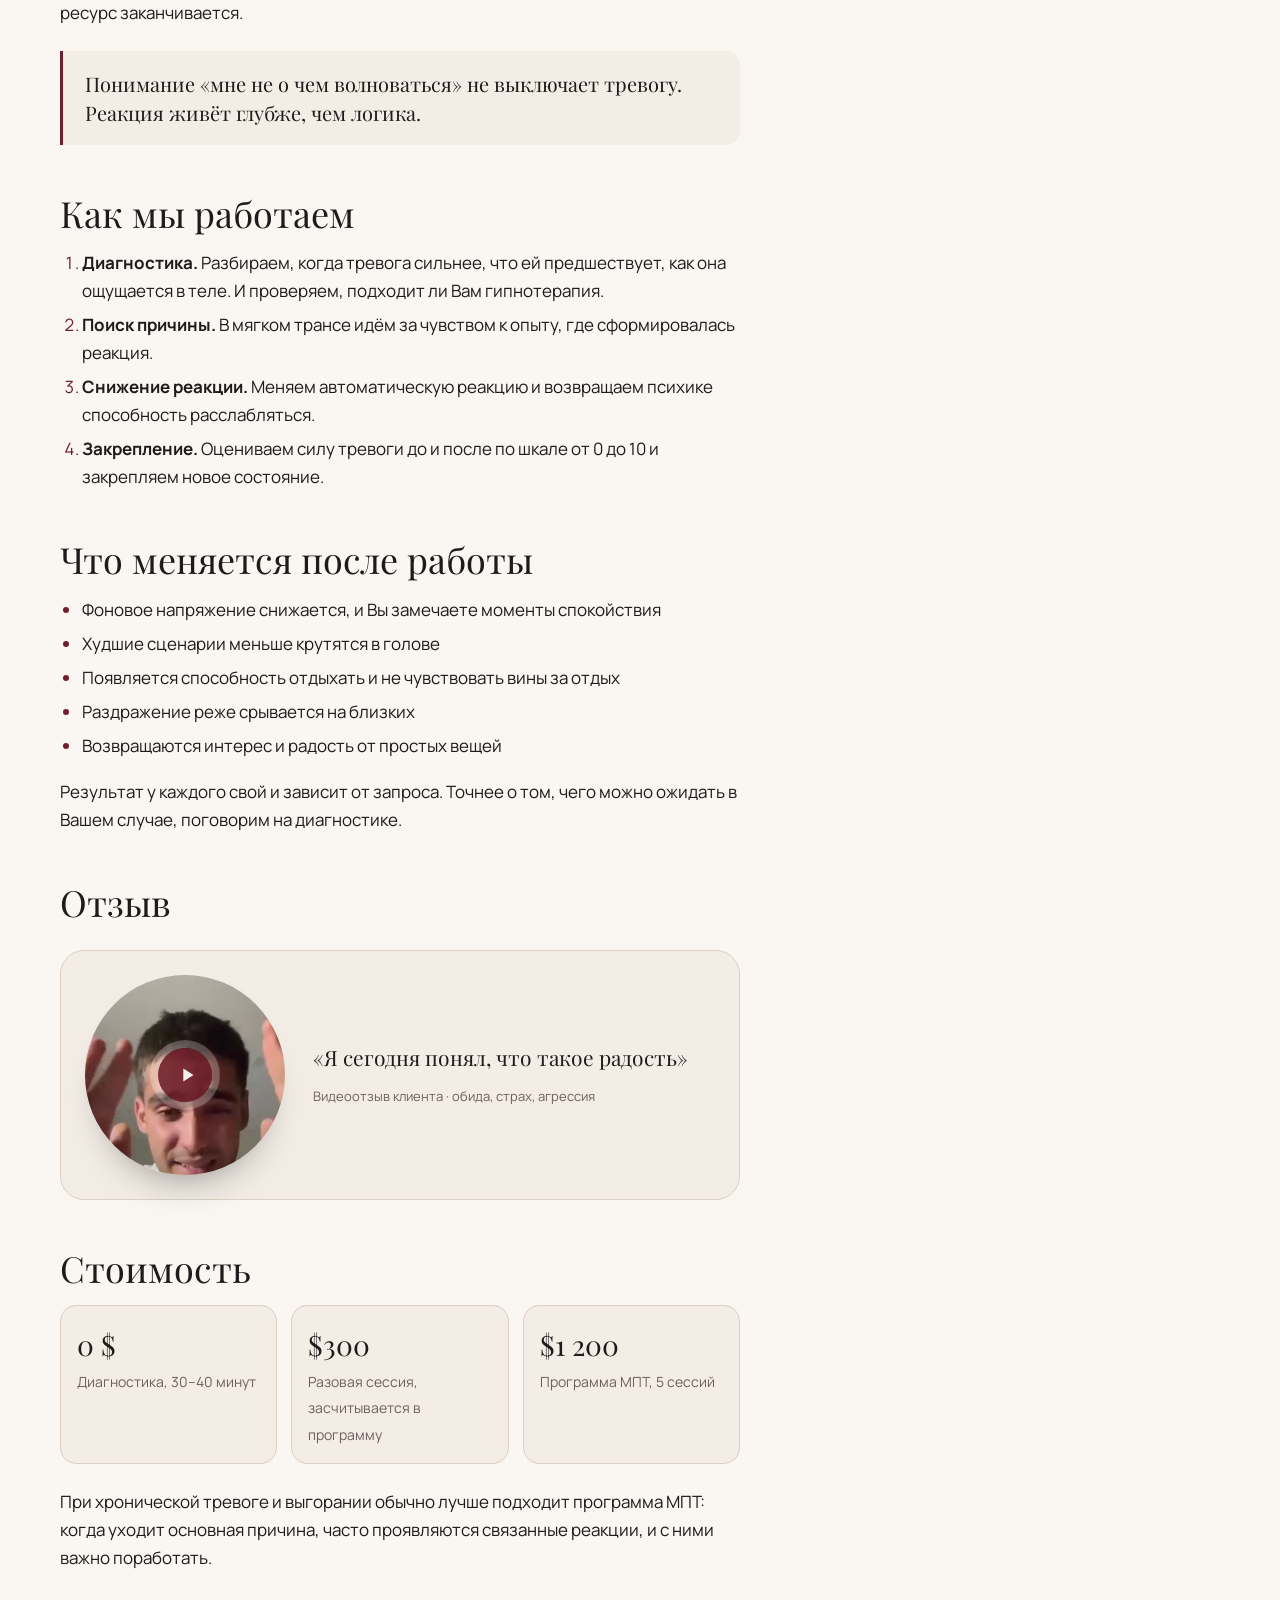
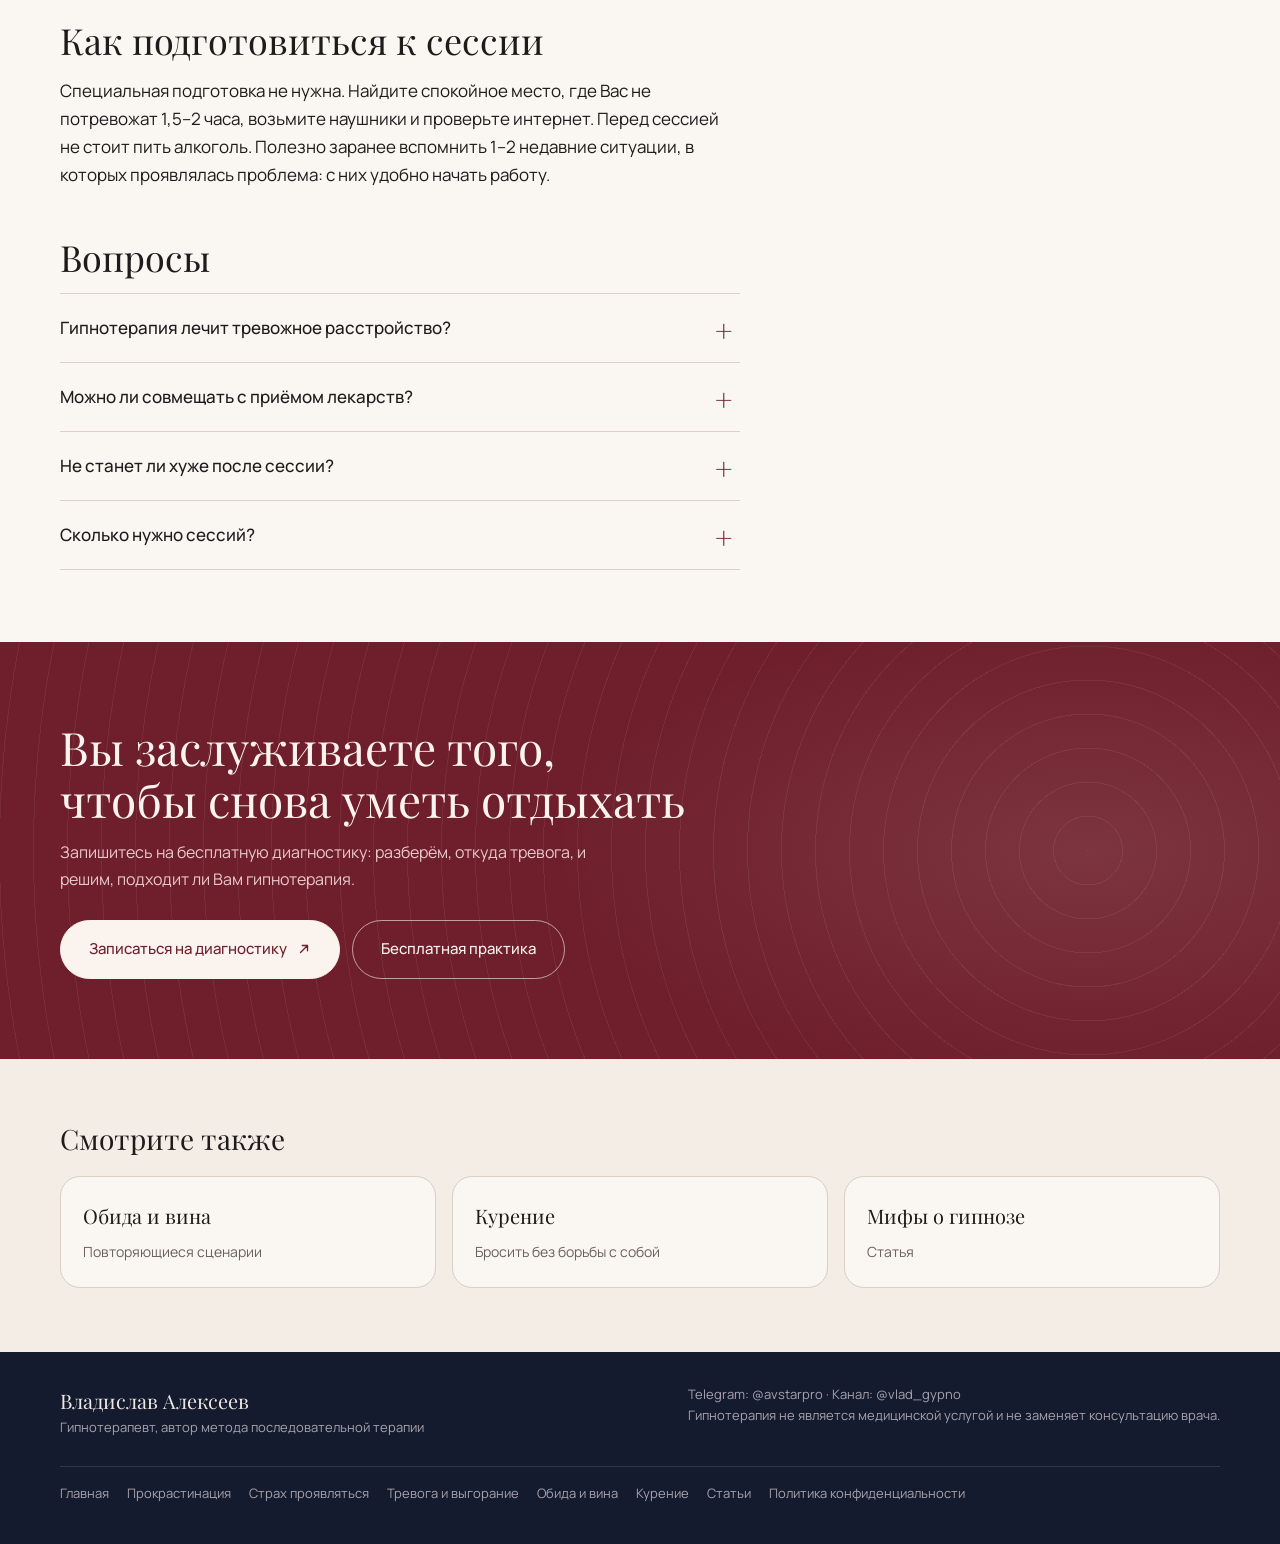
<file: trevoga/index.html>
<!doctype html>
<html lang="ru">
<head>
<meta charset="utf-8">
<meta name="robots" content="noindex"><!-- ПРЕДПРОСМОТР: убрать эту строку после подключения домена -->
<meta name="viewport" content="width=device-width, initial-scale=1, viewport-fit=cover">
<title>Тревога и выгорание: гипнотерапия онлайн — Владислав Алексеев</title>
<meta name="description" content="Постоянная тревога, не можете расслабиться, выгорели? Гипнотерапия помогает снизить силу реакции, которая включается автоматически. Онлайн.">
<link rel="canonical" href="https://vladhypno.com/trevoga/">
<meta name="theme-color" content="#6E1F2B">
<link rel="icon" href="../favicon.svg" type="image/svg+xml">
<meta property="og:type" content="website">
<meta property="og:locale" content="ru_RU">
<meta property="og:title" content="Тревога и выгорание: гипнотерапия онлайн — Владислав Алексеев">
<meta property="og:description" content="Постоянная тревога, не можете расслабиться, выгорели? Гипнотерапия помогает снизить силу реакции, которая включается автоматически. Онлайн.">
<meta property="og:url" content="https://vladhypno.com/trevoga/">
<meta property="og:image" content="https://vladhypno.com/assets/img/og-image.jpg">
<meta name="twitter:card" content="summary_large_image">
<link rel="preconnect" href="https://fonts.googleapis.com">
<link rel="preconnect" href="https://fonts.gstatic.com" crossorigin>
<link rel="stylesheet" href="https://fonts.googleapis.com/css2?family=Playfair+Display:wght@400;500&family=Manrope:wght@400;500;600&display=swap">
<link rel="stylesheet" href="../assets/css/style.css">
<link rel="stylesheet" href="../assets/css/page.css">
<script type="application/ld+json">
{
 "@context": "https://schema.org",
 "@graph": [
  {
   "@type": "Service",
   "@id": "https://vladhypno.com/trevoga/#service",
   "name": "Гипнотерапия при тревожности и эмоциональном выгорании",
   "description": "Постоянная тревога, не можете расслабиться, выгорели? Гипнотерапия помогает снизить силу реакции, которая включается автоматически. Онлайн.",
   "provider": {
    "@id": "https://vladhypno.com/#person"
   },
   "areaServed": "Онлайн",
   "availableChannel": {
    "@type": "ServiceChannel",
    "serviceUrl": "https://vladhypno.com/trevoga/"
   },
   "offers": [
    {
     "@type": "Offer",
     "name": "Диагностика",
     "price": "0",
     "priceCurrency": "USD"
    },
    {
     "@type": "Offer",
     "name": "Разовая сессия",
     "price": "300",
     "priceCurrency": "USD"
    },
    {
     "@type": "Offer",
     "name": "Программа МПТ, 5 сессий",
     "price": "1200",
     "priceCurrency": "USD"
    }
   ]
  },
  {
   "@type": "BreadcrumbList",
   "itemListElement": [
    {
     "@type": "ListItem",
     "position": 1,
     "name": "Главная",
     "item": "https://vladhypno.com/"
    },
    {
     "@type": "ListItem",
     "position": 2,
     "name": "Тревога и выгорание",
     "item": "https://vladhypno.com/trevoga/"
    }
   ]
  },
  {
   "@type": "FAQPage",
   "@id": "https://vladhypno.com/trevoga/#faq",
   "mainEntity": [
    {
     "@type": "Question",
     "name": "Гипнотерапия лечит тревожное расстройство?",
     "acceptedAnswer": {
      "@type": "Answer",
      "text": "Нет. Тревожное расстройство — медицинский диагноз, его лечит врач. Гипнотерапия работает с эмоциональными реакциями и может помочь снизить фоновое напряжение, но не заменяет лечение."
     }
    },
    {
     "@type": "Question",
     "name": "Можно ли совмещать с приёмом лекарств?",
     "acceptedAnswer": {
      "@type": "Answer",
      "text": "Сессии не мешают лечению, но если Вы принимаете препараты, обязательно скажите об этом на диагностике и согласуйте с лечащим врачом."
     }
    },
    {
     "@type": "Question",
     "name": "Не станет ли хуже после сессии?",
     "acceptedAnswer": {
      "@type": "Answer",
      "text": "Я работаю бережно, в позиции наблюдателя, без повторного проживания тяжёлых событий. В конце каждой сессии мы возвращаемся в ресурсное состояние."
     }
    },
    {
     "@type": "Question",
     "name": "Сколько нужно сессий?",
     "acceptedAnswer": {
      "@type": "Answer",
      "text": "Зависит от того, как давно и в каких ситуациях проявляется тревога. Определим на диагностике."
     }
    }
   ]
  }
 ]
}
</script>
</head>
<body>
<svg width="0" height="0" style="position:absolute" aria-hidden="true">
  <symbol id="i-arrow" viewBox="0 0 16 16"><path d="M4 12L12 4M6 4h6v6" fill="none" stroke="currentColor" stroke-width="1.5" stroke-linecap="round"/></symbol>
</svg>
<header class="wrap top page-top">
  <div class="brand"><a href="../">Владислав Алексеев<small>Гипнотерапия</small></a></div>
  <nav aria-label="Разделы">
    <a href="../">Главная</a>
    <a href="../#topics">Направления</a>
    <a href="../#mpt">Программа</a>
    <a href="../#reviews">Отзывы</a>
    <a href="../stati/">Статьи</a>
  </nav>
  <a class="btn solid" href="../#diag">Записаться на диагностику <svg><use href="#i-arrow"/></svg></a>
</header>

<section class="page-hero">
  <div class="wrap">
    <nav class="crumbs" aria-label="Навигация"><a href="../">Главная</a> / <span>Тревога и выгорание</span></nav>
    <div class="kicker">Гипнотерапия и тревога</div>
    <h1>Постоянная тревога и невозможность расслабиться</h1>
    <p class="lead">Тревога может не иметь видимой причины: вроде всё в порядке, а внутри напряжение. Или наоборот, сил уже нет ни на что. На гипнотерапии мы ищем, откуда берётся эта реакция, и снижаем её силу.</p>
    <div class="actions">
      <a class="btn solid" href="../#diag">Записаться на диагностику <svg><use href="#i-arrow"/></svg></a>
      <a class="btn line" href="#faq">Частые вопросы</a>
    </div>
  </div>
</section>
<main class="page-body">
  <div class="wrap page-grid">
    <article class="prose">

<div class="note"><b>Важно.</b> Если тревога сопровождается паническими атаками, бессонницей неделями, мыслями о самоповреждении или мешает жить, сначала обратитесь к врачу: психиатру или психотерапевту. Гипнотерапия не заменяет медицинскую помощь и может быть дополнением после консультации врача.</div>

<h2>Узнаёте себя?</h2>
<ul class="signs-grid">
<li>Постоянное фоновое напряжение без явной причины</li>
<li>Не можете расслабиться даже в отпуске</li>
<li>Прокручиваете в голове худшие сценарии</li>
<li>Устали так, что ничего не хочется</li>
<li>Раздражение и злость срываются на близких</li>
<li>Радость будто выключили</li>
</ul>

<h2>Откуда берётся фоновая тревога</h2>
<p>Тревога — это реакция защиты. Когда-то она помогала: заставляла быть настороже там, где было по-настоящему опасно или непредсказуемо. Психика запомнила этот режим и продолжает включать его, хотя опасности давно нет.</p>
<p>Выгорание часто растёт из того же корня. Человек годами живёт в напряжении, держит всё под контролем, не позволяет себе остановиться. В какой-то момент ресурс заканчивается.</p>
<blockquote>Понимание «мне не о чем волноваться» не выключает тревогу. Реакция живёт глубже, чем логика.</blockquote>

<h2>Как мы работаем</h2>
<ol>
<li><b>Диагностика.</b> Разбираем, когда тревога сильнее, что ей предшествует, как она ощущается в теле. И проверяем, подходит ли Вам гипнотерапия.</li>
<li><b>Поиск причины.</b> В мягком трансе идём за чувством к опыту, где сформировалась реакция.</li>
<li><b>Снижение реакции.</b> Меняем автоматическую реакцию и возвращаем психике способность расслабляться.</li>
<li><b>Закрепление.</b> Оцениваем силу тревоги до и после по шкале от 0 до 10 и закрепляем новое состояние.</li>
</ol>

<h2>Что меняется после работы</h2>
<ul><li>Фоновое напряжение снижается, и Вы замечаете моменты спокойствия</li><li>Худшие сценарии меньше крутятся в голове</li><li>Появляется способность отдыхать и не чувствовать вины за отдых</li><li>Раздражение реже срывается на близких</li><li>Возвращаются интерес и радость от простых вещей</li></ul>
<p>Результат у каждого свой и зависит от запроса. Точнее о том, чего можно ожидать в Вашем случае, поговорим на диагностике.</p>
<h2>Отзыв</h2>
<div class="page-review">
  <figure class="vid">
    <button class="circle" type="button" aria-label="Смотреть видеоотзыв: обида, страх, агрессия">
      <video src="../assets/reviews/r_joy.mp4" poster="../assets/reviews/r_joy.jpg" preload="none" playsinline></video>
      <svg class="prog" viewBox="0 0 100 100" aria-hidden="true"><circle cx="50" cy="50" r="48"/></svg>
      <span class="play" aria-hidden="true"><svg viewBox="0 0 24 24"><path d="M8 5l11 7-11 7z"/></svg></span>
    </button>
  </figure>
  <div><blockquote>«Я сегодня понял, что такое радость»</blockquote><small>Видеоотзыв клиента · обида, страх, агрессия</small></div>
</div>

<h2>Стоимость</h2>
<div class="price-row">
  <div><b>0 $</b><span>Диагностика, 30–40 минут</span></div>
  <div><b>$300</b><span>Разовая сессия, засчитывается в программу</span></div>
  <div><b>$1 200</b><span>Программа МПТ, 5 сессий</span></div>
</div>
<p>При хронической тревоге и выгорании обычно лучше подходит программа МПТ: когда уходит основная причина, часто проявляются связанные реакции, и с ними важно поработать.</p>

<h2>Как подготовиться к сессии</h2>
<p>Специальная подготовка не нужна. Найдите спокойное место, где Вас не потревожат 1,5–2 часа, возьмите наушники и проверьте интернет. Перед сессией не стоит пить алкоголь. Полезно заранее вспомнить 1–2 недавние ситуации, в которых проявлялась проблема: с них удобно начать работу.</p>

<h2 id="faq">Вопросы</h2>
<div class="page-faq">
<details><summary>Гипнотерапия лечит тревожное расстройство?</summary><p>Нет. Тревожное расстройство — медицинский диагноз, его лечит врач. Гипнотерапия работает с эмоциональными реакциями и может помочь снизить фоновое напряжение, но не заменяет лечение.</p></details>
<details><summary>Можно ли совмещать с приёмом лекарств?</summary><p>Сессии не мешают лечению, но если Вы принимаете препараты, обязательно скажите об этом на диагностике и согласуйте с лечащим врачом.</p></details>
<details><summary>Не станет ли хуже после сессии?</summary><p>Я работаю бережно, в позиции наблюдателя, без повторного проживания тяжёлых событий. В конце каждой сессии мы возвращаемся в ресурсное состояние.</p></details>
<details><summary>Сколько нужно сессий?</summary><p>Зависит от того, как давно и в каких ситуациях проявляется тревога. Определим на диагностике.</p></details>
</div>
    </article>
    <aside class="aside">
  <div class="aside-card">
    <h3>Бесплатная диагностика</h3>
    <p>30–40 минут онлайн. Разберём Ваш запрос и решим, подходит ли Вам гипнотерапия.</p>
    <a class="btn solid" href="../#diag">Записаться <svg><use href="#i-arrow"/></svg></a>
  </div>
  <div class="aside-card">
    <h3>Другие направления</h3>
    <ul><li><a href="../prokrastinaciya/">Прокрастинация</a></li><li><a href="../strah-proyavlyatsya/">Страх проявляться</a></li><li><a href="../obida-i-vina/">Обида и вина</a></li><li><a href="../kurenie/">Курение</a></li></ul>
  </div>
</aside>
  </div>
</main>
<section class="page-cta">
  <div class="wrap">
    <h2>Вы заслуживаете того, чтобы снова уметь отдыхать</h2>
    <p>Запишитесь на бесплатную диагностику: разберём, откуда тревога, и решим, подходит ли Вам гипнотерапия.</p>
    <div class="actions">
      <a class="btn solid" href="../#diag">Записаться на диагностику <svg><use href="#i-arrow"/></svg></a>
      <a class="btn line" href="https://t.me/vlad_gypno/47" target="_blank" rel="noopener">Бесплатная практика</a>
    </div>
  </div>
</section>
<section class="related">
  <div class="wrap">
    <h2>Смотрите также</h2>
    <div class="related-grid"><a href="../obida-i-vina/"><b>Обида и вина</b><span>Повторяющиеся сценарии</span></a><a href="../kurenie/"><b>Курение</b><span>Бросить без борьбы с собой</span></a><a href="../stati/mify-o-gipnoze/"><b>Мифы о гипнозе</b><span>Статья</span></a></div>
  </div>
</section>
<div class="lightbox" id="lightbox" hidden>
  <button class="lb-close" type="button" aria-label="Закрыть">×</button>
  <img alt="Сообщение с отзывом клиента">
</div>
<footer>
  <div class="wrap">
    <div><b>Владислав Алексеев</b><br>Гипнотерапевт, автор метода последовательной терапии</div>
    <div>Telegram: @avstarpro · Канал: @vlad_gypno<br>Гипнотерапия не является медицинской услугой и не заменяет консультацию врача.</div>
    <nav class="foot-links" aria-label="Страницы сайта"><a href="../">Главная</a><a href="../prokrastinaciya/">Прокрастинация</a><a href="../strah-proyavlyatsya/">Страх проявляться</a><a href="../trevoga/">Тревога и выгорание</a><a href="../obida-i-vina/">Обида и вина</a><a href="../kurenie/">Курение</a><a href="../stati/">Статьи</a><a href="../privacy/">Политика конфиденциальности</a></nav>
  </div>
</footer>
<script src="../assets/js/main.js"></script>
</body>
</html>
</file>
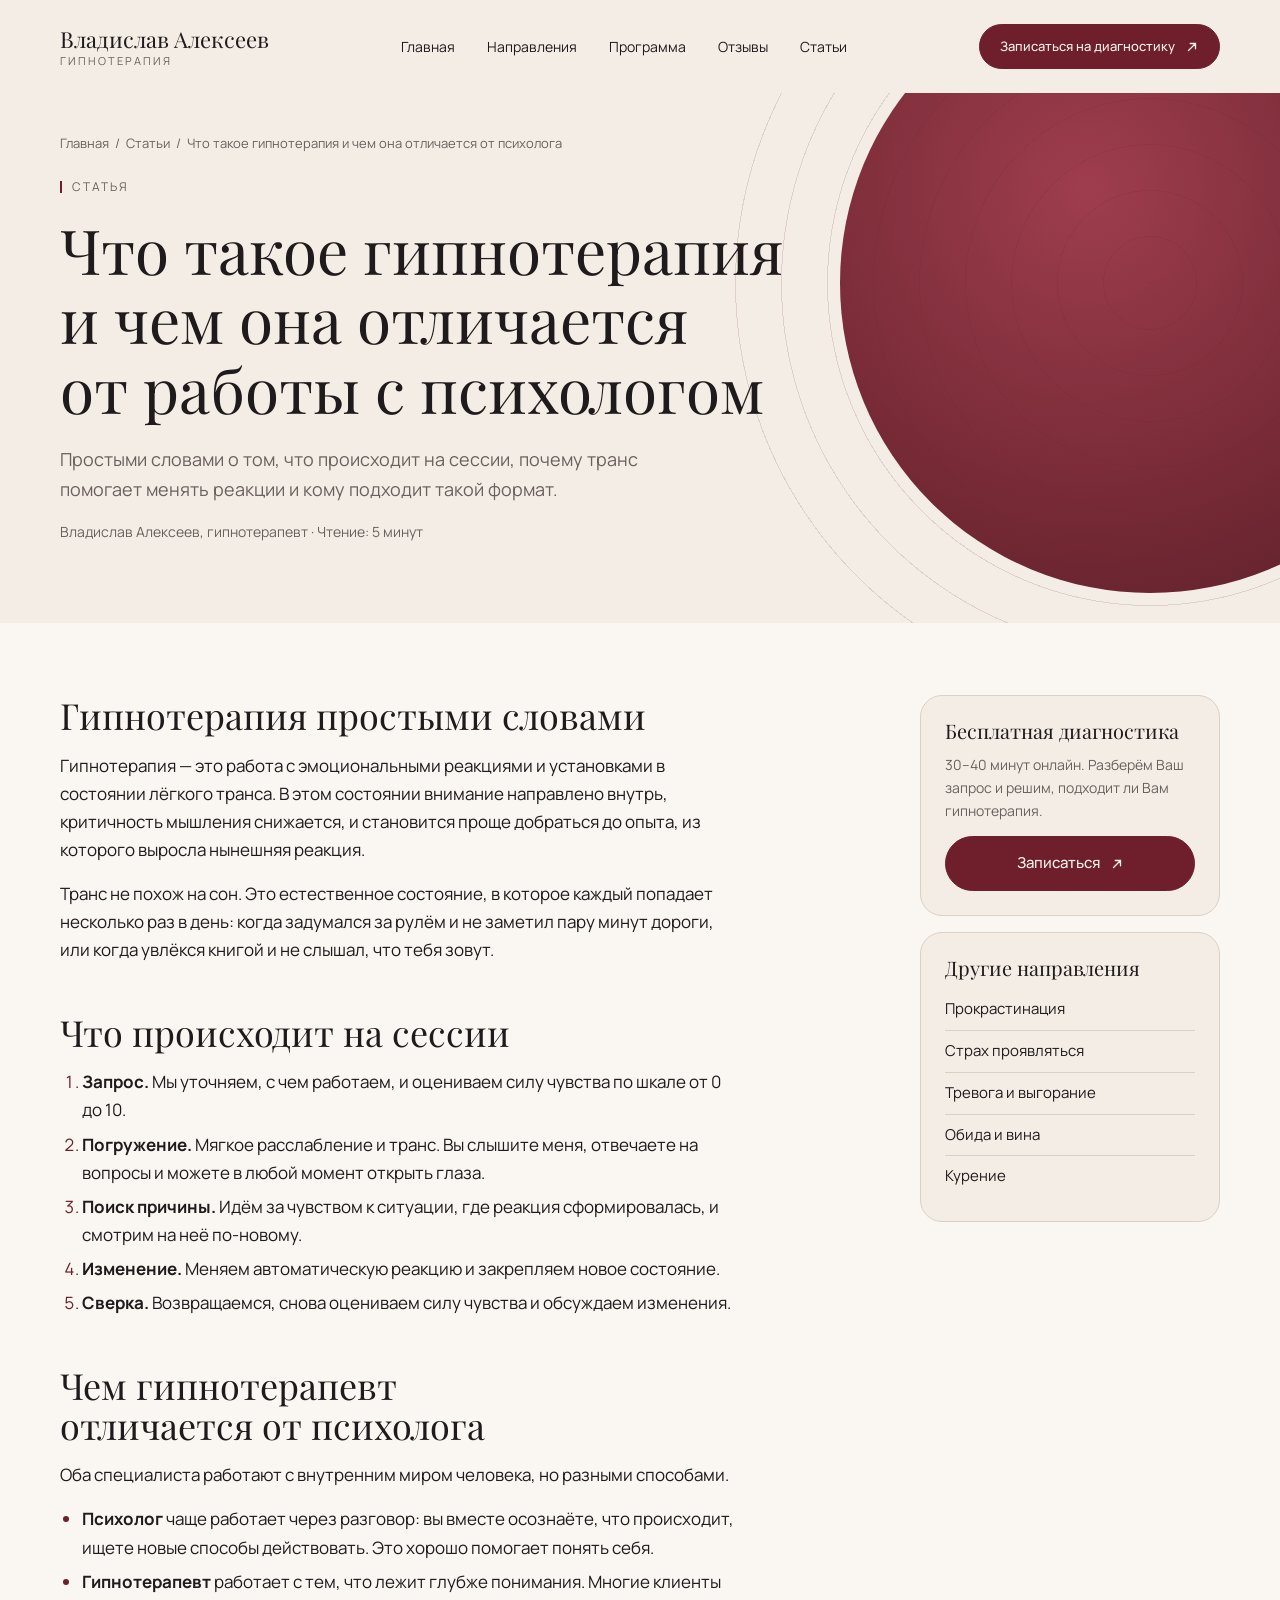
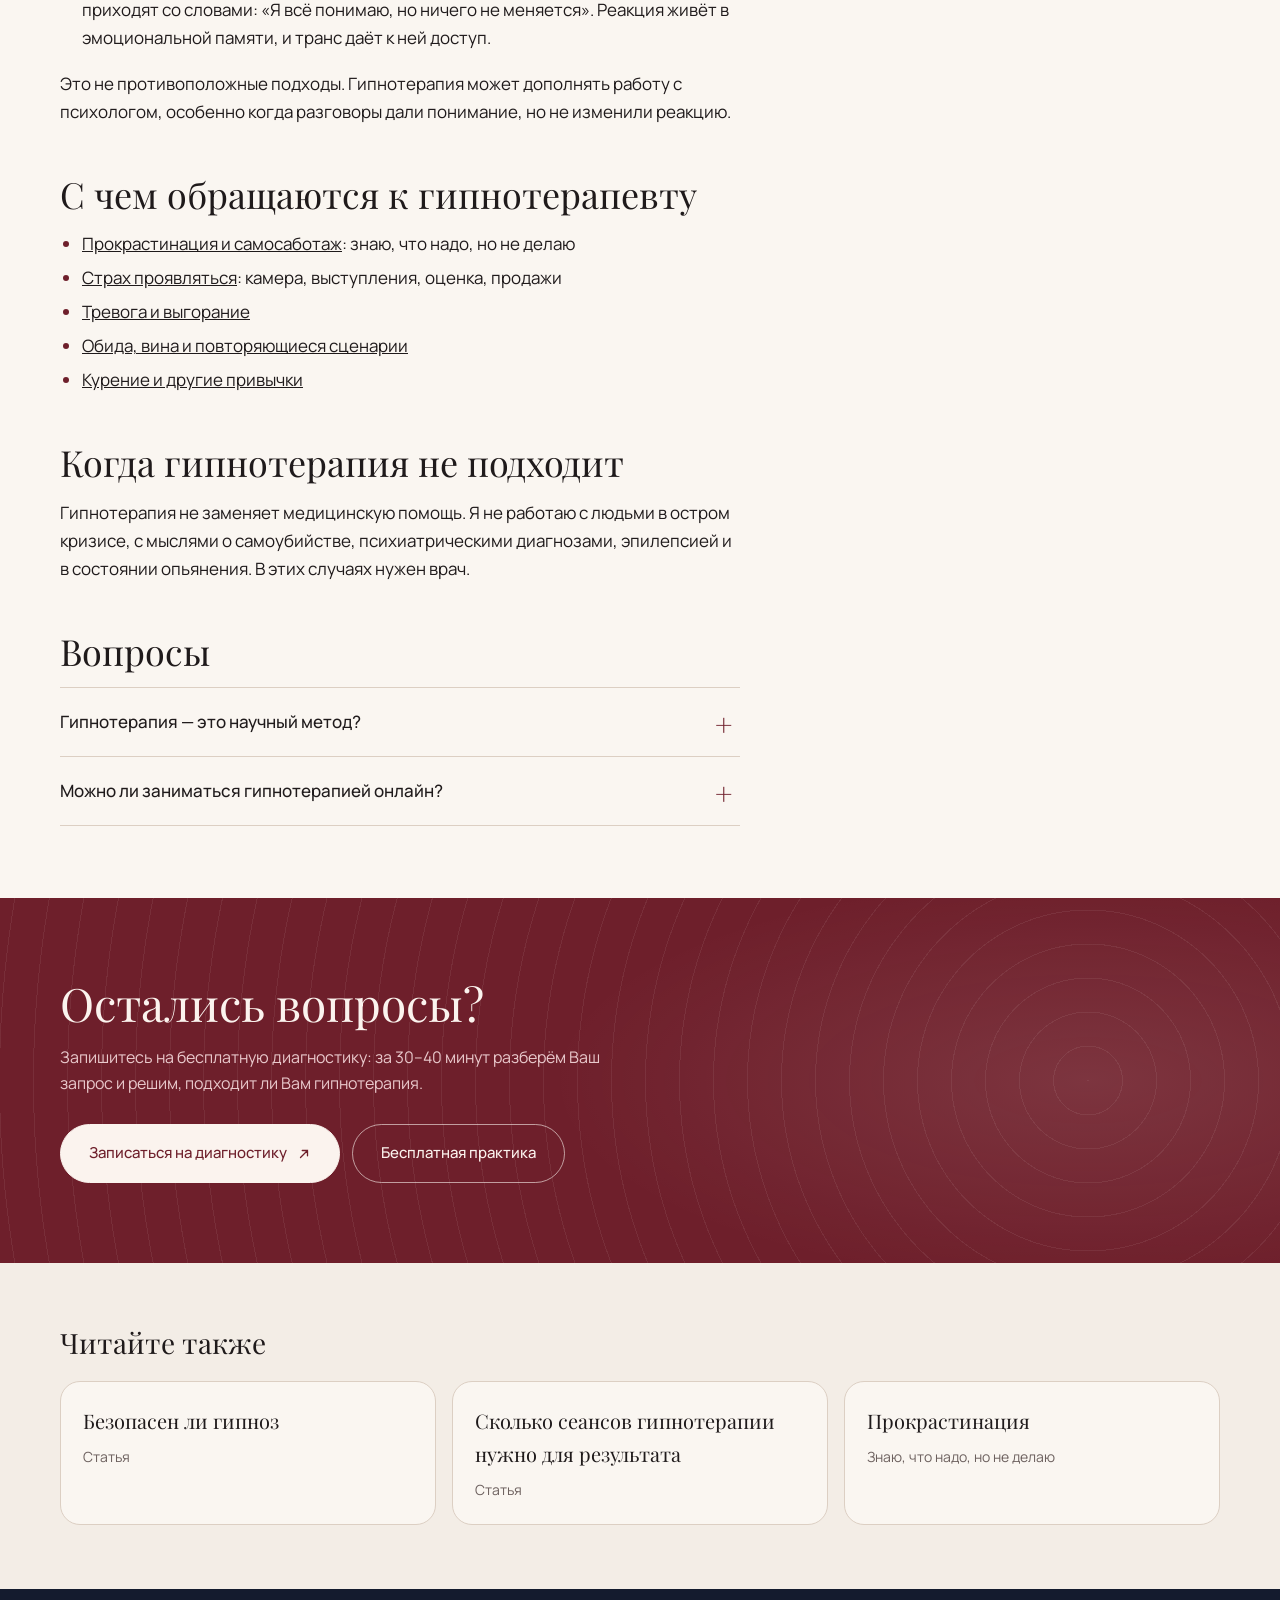
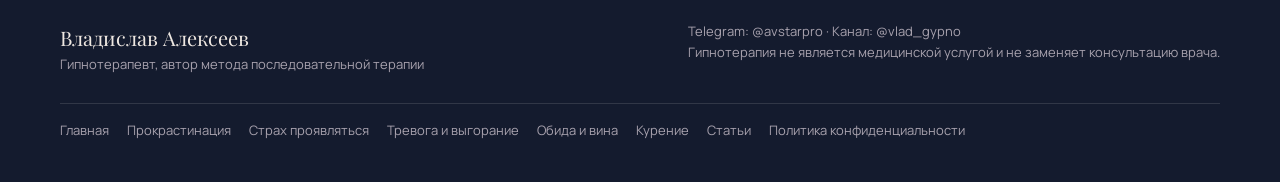
<file: stati/chto-takoe-gipnoterapiya/index.html>
<!doctype html>
<html lang="ru">
<head>
<meta charset="utf-8">
<meta name="robots" content="noindex"><!-- ПРЕДПРОСМОТР: убрать эту строку после подключения домена -->
<meta name="viewport" content="width=device-width, initial-scale=1, viewport-fit=cover">
<title>Что такое гипнотерапия и чем она отличается от психолога</title>
<meta name="description" content="Простыми словами о гипнотерапии: что происходит на сессии, как работает транс и чем гипнотерапевт отличается от психолога.">
<link rel="canonical" href="https://vladhypno.com/stati/chto-takoe-gipnoterapiya/">
<meta name="theme-color" content="#6E1F2B">
<link rel="icon" href="../../favicon.svg" type="image/svg+xml">
<meta property="og:type" content="article">
<meta property="og:locale" content="ru_RU">
<meta property="og:title" content="Что такое гипнотерапия и чем она отличается от психолога">
<meta property="og:description" content="Простыми словами о гипнотерапии: что происходит на сессии, как работает транс и чем гипнотерапевт отличается от психолога.">
<meta property="og:url" content="https://vladhypno.com/stati/chto-takoe-gipnoterapiya/">
<meta property="og:image" content="https://vladhypno.com/assets/img/og-image.jpg">
<meta name="twitter:card" content="summary_large_image">
<link rel="preconnect" href="https://fonts.googleapis.com">
<link rel="preconnect" href="https://fonts.gstatic.com" crossorigin>
<link rel="stylesheet" href="https://fonts.googleapis.com/css2?family=Playfair+Display:wght@400;500&family=Manrope:wght@400;500;600&display=swap">
<link rel="stylesheet" href="../../assets/css/style.css">
<link rel="stylesheet" href="../../assets/css/page.css">
<script type="application/ld+json">
{
 "@context": "https://schema.org",
 "@graph": [
  {
   "@type": "Article",
   "@id": "https://vladhypno.com/stati/chto-takoe-gipnoterapiya/#article",
   "headline": "Что такое гипнотерапия и чем она отличается от работы с психологом",
   "description": "Простыми словами о гипнотерапии: что происходит на сессии, как работает транс и чем гипнотерапевт отличается от психолога.",
   "inLanguage": "ru",
   "datePublished": "2026-11-20",
   "dateModified": "2026-11-20",
   "author": {
    "@type": "Person",
    "@id": "https://vladhypno.com/#person",
    "name": "Владислав Алексеев",
    "url": "https://vladhypno.com/"
   },
   "publisher": {
    "@id": "https://vladhypno.com/#person"
   },
   "mainEntityOfPage": "https://vladhypno.com/stati/chto-takoe-gipnoterapiya/",
   "image": "https://vladhypno.com/assets/img/og-image.jpg"
  },
  {
   "@type": "BreadcrumbList",
   "itemListElement": [
    {
     "@type": "ListItem",
     "position": 1,
     "name": "Главная",
     "item": "https://vladhypno.com/"
    },
    {
     "@type": "ListItem",
     "position": 2,
     "name": "Статьи",
     "item": "https://vladhypno.com/stati/"
    },
    {
     "@type": "ListItem",
     "position": 3,
     "name": "Что такое гипнотерапия и чем она отличается от работы с психологом",
     "item": "https://vladhypno.com/stati/chto-takoe-gipnoterapiya/"
    }
   ]
  },
  {
   "@type": "FAQPage",
   "@id": "https://vladhypno.com/stati/chto-takoe-gipnoterapiya/#faq",
   "mainEntity": [
    {
     "@type": "Question",
     "name": "Гипнотерапия — это научный метод?",
     "acceptedAnswer": {
      "@type": "Answer",
      "text": "Гипноз давно изучается и используется в психотерапии. При этом результат зависит от специалиста, запроса и готовности клиента, поэтому честный специалист не обещает гарантированного результата за одну сессию."
     }
    },
    {
     "@type": "Question",
     "name": "Можно ли заниматься гипнотерапией онлайн?",
     "acceptedAnswer": {
      "@type": "Answer",
      "text": "Да. Для работы нужны наушники, стабильный интернет и спокойное место. Для работы с эмоциональными реакциями формат не принципиален."
     }
    }
   ]
  }
 ]
}
</script>
</head>
<body>
<svg width="0" height="0" style="position:absolute" aria-hidden="true">
  <symbol id="i-arrow" viewBox="0 0 16 16"><path d="M4 12L12 4M6 4h6v6" fill="none" stroke="currentColor" stroke-width="1.5" stroke-linecap="round"/></symbol>
</svg>
<header class="wrap top page-top">
  <div class="brand"><a href="../../">Владислав Алексеев<small>Гипнотерапия</small></a></div>
  <nav aria-label="Разделы">
    <a href="../../">Главная</a>
    <a href="../../#topics">Направления</a>
    <a href="../../#mpt">Программа</a>
    <a href="../../#reviews">Отзывы</a>
    <a href="../../stati/">Статьи</a>
  </nav>
  <a class="btn solid" href="../../#diag">Записаться на диагностику <svg><use href="#i-arrow"/></svg></a>
</header>

<section class="page-hero">
  <div class="wrap">
    <nav class="crumbs" aria-label="Навигация"><a href="../../">Главная</a> / <a href="../">Статьи</a> / <span>Что такое гипнотерапия и чем она отличается от психолога</span></nav>
    <div class="kicker">Статья</div>
    <h1>Что такое гипнотерапия и чем она отличается от работы с психологом</h1>
    <p class="lead">Простыми словами о том, что происходит на сессии, почему транс помогает менять реакции и кому подходит такой формат.</p>
    <p class="article-meta">Владислав Алексеев, гипнотерапевт · Чтение: 5 минут</p>
  </div>
</section>
<main class="page-body">
  <div class="wrap page-grid">
    <article class="prose">

<h2>Гипнотерапия простыми словами</h2>
<p>Гипнотерапия — это работа с эмоциональными реакциями и установками в состоянии лёгкого транса. В этом состоянии внимание направлено внутрь, критичность мышления снижается, и становится проще добраться до опыта, из которого выросла нынешняя реакция.</p>
<p>Транс не похож на сон. Это естественное состояние, в которое каждый попадает несколько раз в день: когда задумался за рулём и не заметил пару минут дороги, или когда увлёкся книгой и не слышал, что тебя зовут.</p>

<h2>Что происходит на сессии</h2>
<ol>
<li><b>Запрос.</b> Мы уточняем, с чем работаем, и оцениваем силу чувства по шкале от 0 до 10.</li>
<li><b>Погружение.</b> Мягкое расслабление и транс. Вы слышите меня, отвечаете на вопросы и можете в любой момент открыть глаза.</li>
<li><b>Поиск причины.</b> Идём за чувством к ситуации, где реакция сформировалась, и смотрим на неё по-новому.</li>
<li><b>Изменение.</b> Меняем автоматическую реакцию и закрепляем новое состояние.</li>
<li><b>Сверка.</b> Возвращаемся, снова оцениваем силу чувства и обсуждаем изменения.</li>
</ol>

<h2>Чем гипнотерапевт отличается от психолога</h2>
<p>Оба специалиста работают с внутренним миром человека, но разными способами.</p>
<ul>
<li><b>Психолог</b> чаще работает через разговор: вы вместе осознаёте, что происходит, ищете новые способы действовать. Это хорошо помогает понять себя.</li>
<li><b>Гипнотерапевт</b> работает с тем, что лежит глубже понимания. Многие клиенты приходят со словами: «Я всё понимаю, но ничего не меняется». Реакция живёт в эмоциональной памяти, и транс даёт к ней доступ.</li>
</ul>
<p>Это не противоположные подходы. Гипнотерапия может дополнять работу с психологом, особенно когда разговоры дали понимание, но не изменили реакцию.</p>

<h2>С чем обращаются к гипнотерапевту</h2>
<ul>
<li><a href="../../prokrastinaciya/">Прокрастинация и самосаботаж</a>: знаю, что надо, но не делаю</li>
<li><a href="../../strah-proyavlyatsya/">Страх проявляться</a>: камера, выступления, оценка, продажи</li>
<li><a href="../../trevoga/">Тревога и выгорание</a></li>
<li><a href="../../obida-i-vina/">Обида, вина и повторяющиеся сценарии</a></li>
<li><a href="../../kurenie/">Курение и другие привычки</a></li>
</ul>

<h2>Когда гипнотерапия не подходит</h2>
<p>Гипнотерапия не заменяет медицинскую помощь. Я не работаю с людьми в остром кризисе, с мыслями о самоубийстве, психиатрическими диагнозами, эпилепсией и в состоянии опьянения. В этих случаях нужен врач.</p>

<h2 id="faq">Вопросы</h2>
<div class="page-faq">
<details><summary>Гипнотерапия — это научный метод?</summary><p>Гипноз давно изучается и используется в психотерапии. При этом результат зависит от специалиста, запроса и готовности клиента, поэтому честный специалист не обещает гарантированного результата за одну сессию.</p></details>
<details><summary>Можно ли заниматься гипнотерапией онлайн?</summary><p>Да. Для работы нужны наушники, стабильный интернет и спокойное место. Для работы с эмоциональными реакциями формат не принципиален.</p></details>
</div>
    </article>
    <aside class="aside">
  <div class="aside-card">
    <h3>Бесплатная диагностика</h3>
    <p>30–40 минут онлайн. Разберём Ваш запрос и решим, подходит ли Вам гипнотерапия.</p>
    <a class="btn solid" href="../../#diag">Записаться <svg><use href="#i-arrow"/></svg></a>
  </div>
  <div class="aside-card">
    <h3>Другие направления</h3>
    <ul><li><a href="../../prokrastinaciya/">Прокрастинация</a></li><li><a href="../../strah-proyavlyatsya/">Страх проявляться</a></li><li><a href="../../trevoga/">Тревога и выгорание</a></li><li><a href="../../obida-i-vina/">Обида и вина</a></li><li><a href="../../kurenie/">Курение</a></li></ul>
  </div>
</aside>
  </div>
</main>
<section class="page-cta">
  <div class="wrap">
    <h2>Остались вопросы?</h2>
    <p>Запишитесь на бесплатную диагностику: за 30–40 минут разберём Ваш запрос и решим, подходит ли Вам гипнотерапия.</p>
    <div class="actions">
      <a class="btn solid" href="../../#diag">Записаться на диагностику <svg><use href="#i-arrow"/></svg></a>
      <a class="btn line" href="https://t.me/vlad_gypno/47" target="_blank" rel="noopener">Бесплатная практика</a>
    </div>
  </div>
</section>
<section class="related">
  <div class="wrap">
    <h2>Читайте также</h2>
    <div class="related-grid"><a href="../../stati/mify-o-gipnoze/"><b>Безопасен ли гипноз</b><span>Статья</span></a><a href="../../stati/skolko-sessiy-nuzhno/"><b>Сколько сеансов гипнотерапии нужно для результата</b><span>Статья</span></a><a href="../../prokrastinaciya/"><b>Прокрастинация</b><span>Знаю, что надо, но не делаю</span></a></div>
  </div>
</section>
<footer>
  <div class="wrap">
    <div><b>Владислав Алексеев</b><br>Гипнотерапевт, автор метода последовательной терапии</div>
    <div>Telegram: @avstarpro · Канал: @vlad_gypno<br>Гипнотерапия не является медицинской услугой и не заменяет консультацию врача.</div>
    <nav class="foot-links" aria-label="Страницы сайта"><a href="../../">Главная</a><a href="../../prokrastinaciya/">Прокрастинация</a><a href="../../strah-proyavlyatsya/">Страх проявляться</a><a href="../../trevoga/">Тревога и выгорание</a><a href="../../obida-i-vina/">Обида и вина</a><a href="../../kurenie/">Курение</a><a href="../../stati/">Статьи</a><a href="../../privacy/">Политика конфиденциальности</a></nav>
  </div>
</footer>
<script src="../../assets/js/main.js"></script>
</body>
</html>
</file>
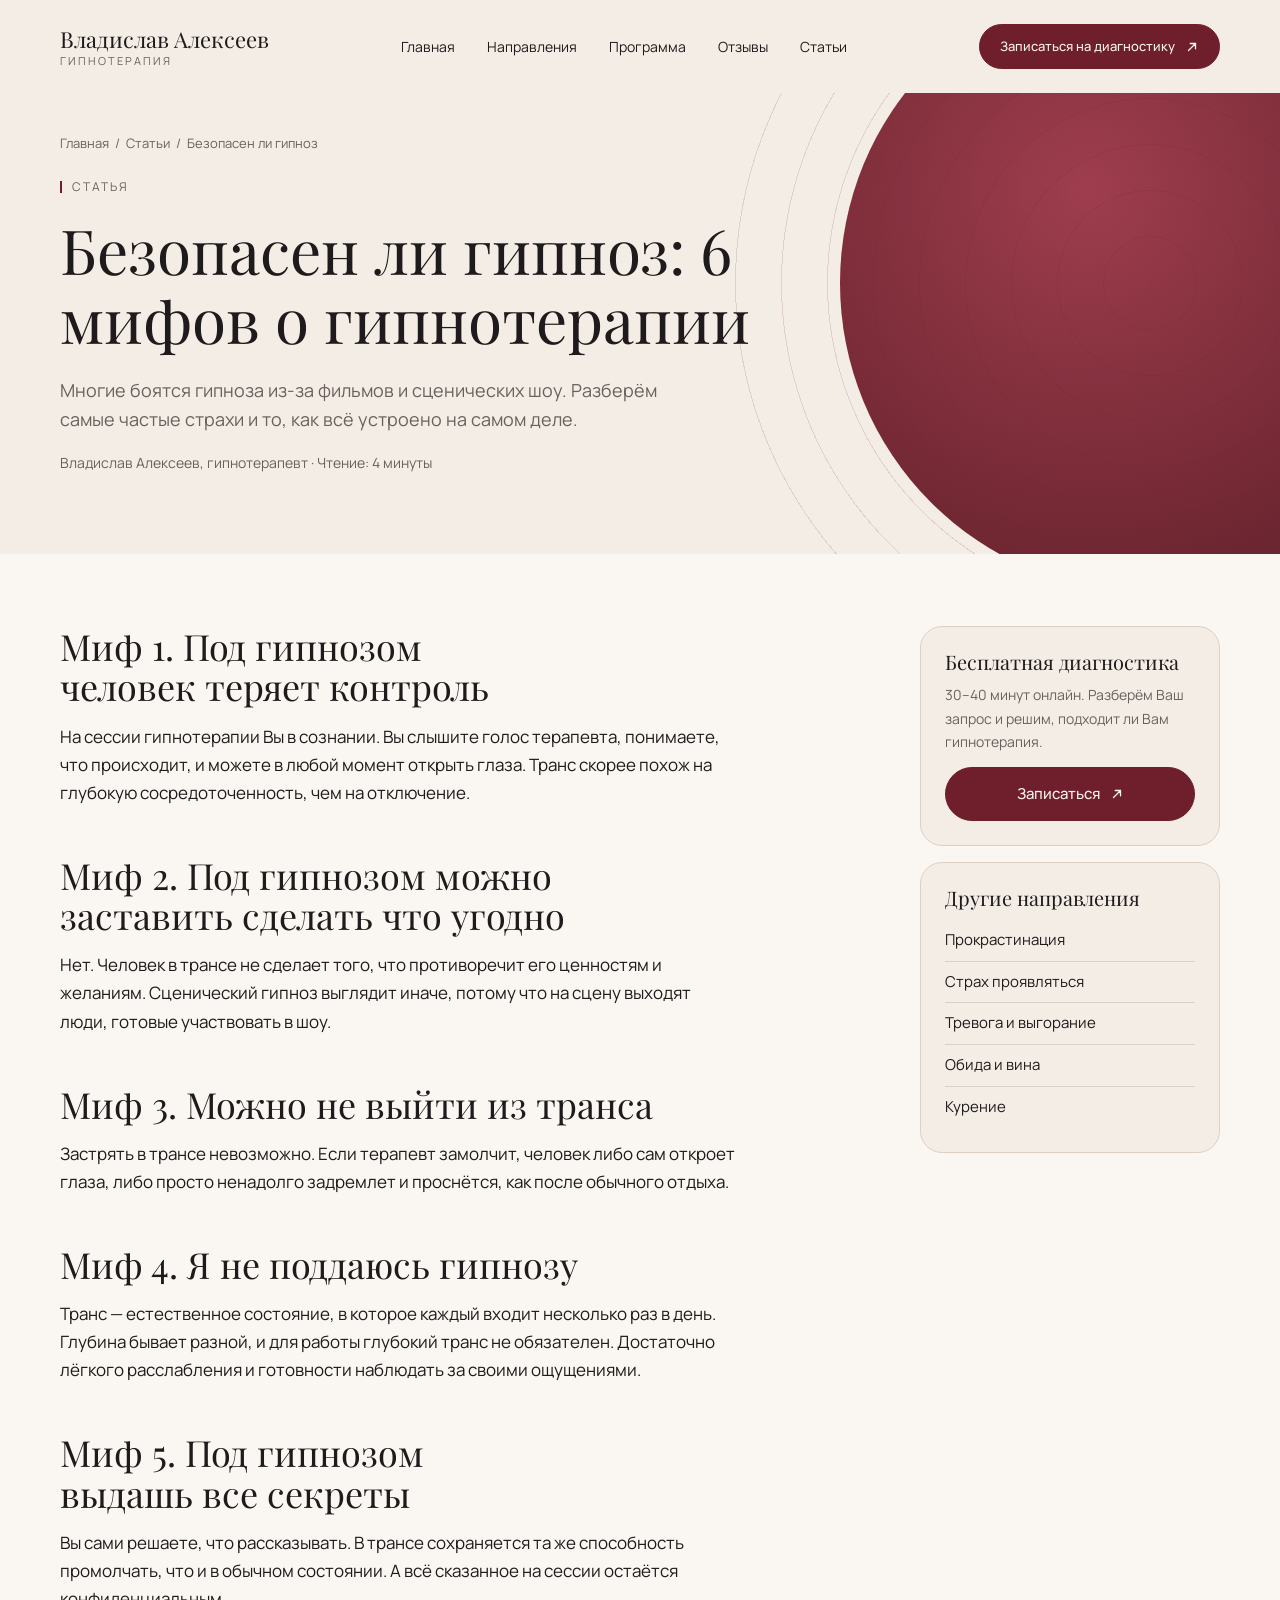
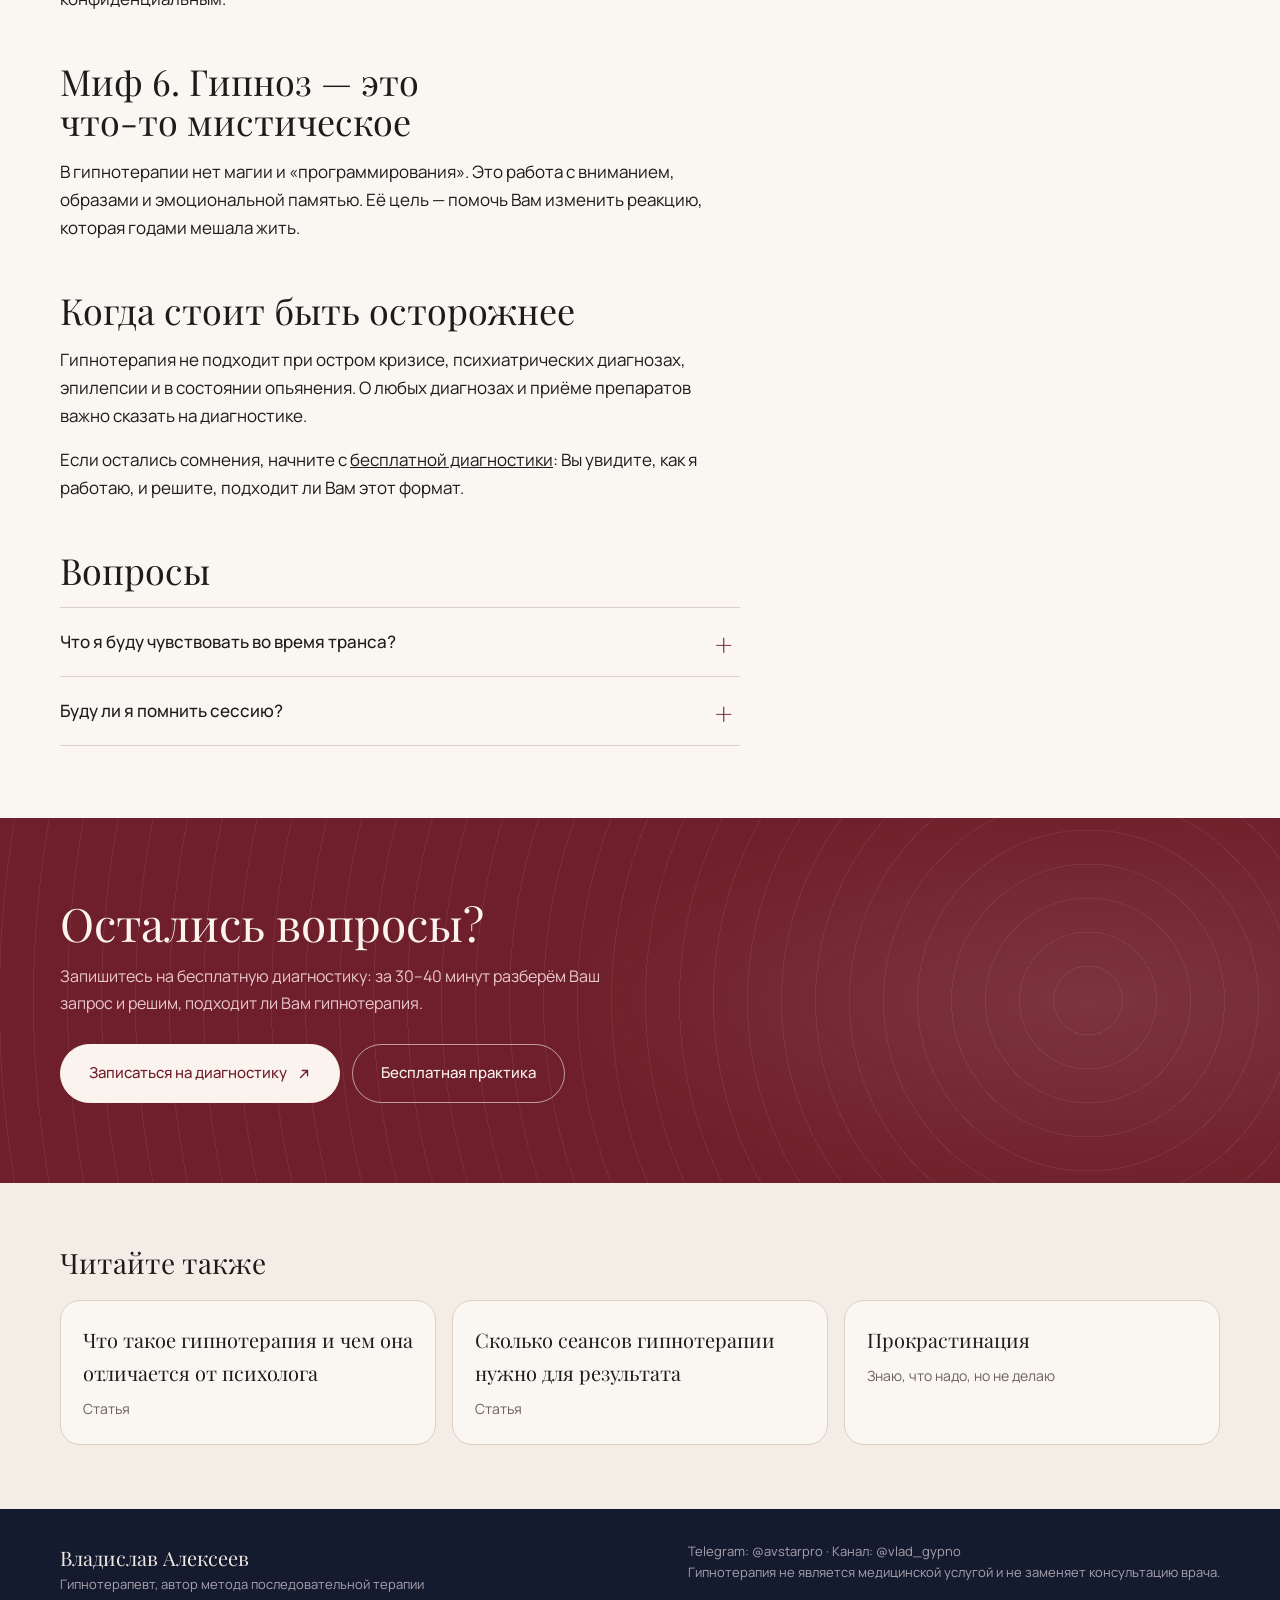
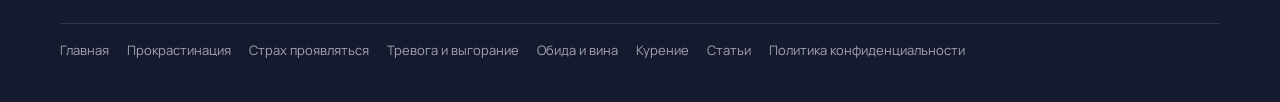
<file: stati/mify-o-gipnoze/index.html>
<!doctype html>
<html lang="ru">
<head>
<meta charset="utf-8">
<meta name="robots" content="noindex"><!-- ПРЕДПРОСМОТР: убрать эту строку после подключения домена -->
<meta name="viewport" content="width=device-width, initial-scale=1, viewport-fit=cover">
<title>Безопасен ли гипноз: 6 мифов о гипнотерапии</title>
<meta name="description" content="Можно ли под гипнозом заставить что-то сделать, не проснуться или выдать секреты? Разбираем 6 популярных мифов о гипнотерапии.">
<link rel="canonical" href="https://vladhypno.com/stati/mify-o-gipnoze/">
<meta name="theme-color" content="#6E1F2B">
<link rel="icon" href="../../favicon.svg" type="image/svg+xml">
<meta property="og:type" content="article">
<meta property="og:locale" content="ru_RU">
<meta property="og:title" content="Безопасен ли гипноз: 6 мифов о гипнотерапии">
<meta property="og:description" content="Можно ли под гипнозом заставить что-то сделать, не проснуться или выдать секреты? Разбираем 6 популярных мифов о гипнотерапии.">
<meta property="og:url" content="https://vladhypno.com/stati/mify-o-gipnoze/">
<meta property="og:image" content="https://vladhypno.com/assets/img/og-image.jpg">
<meta name="twitter:card" content="summary_large_image">
<link rel="preconnect" href="https://fonts.googleapis.com">
<link rel="preconnect" href="https://fonts.gstatic.com" crossorigin>
<link rel="stylesheet" href="https://fonts.googleapis.com/css2?family=Playfair+Display:wght@400;500&family=Manrope:wght@400;500;600&display=swap">
<link rel="stylesheet" href="../../assets/css/style.css">
<link rel="stylesheet" href="../../assets/css/page.css">
<script type="application/ld+json">
{
 "@context": "https://schema.org",
 "@graph": [
  {
   "@type": "Article",
   "@id": "https://vladhypno.com/stati/mify-o-gipnoze/#article",
   "headline": "Безопасен ли гипноз: 6 мифов о гипнотерапии",
   "description": "Можно ли под гипнозом заставить что-то сделать, не проснуться или выдать секреты? Разбираем 6 популярных мифов о гипнотерапии.",
   "inLanguage": "ru",
   "datePublished": "2026-11-20",
   "dateModified": "2026-11-20",
   "author": {
    "@type": "Person",
    "@id": "https://vladhypno.com/#person",
    "name": "Владислав Алексеев",
    "url": "https://vladhypno.com/"
   },
   "publisher": {
    "@id": "https://vladhypno.com/#person"
   },
   "mainEntityOfPage": "https://vladhypno.com/stati/mify-o-gipnoze/",
   "image": "https://vladhypno.com/assets/img/og-image.jpg"
  },
  {
   "@type": "BreadcrumbList",
   "itemListElement": [
    {
     "@type": "ListItem",
     "position": 1,
     "name": "Главная",
     "item": "https://vladhypno.com/"
    },
    {
     "@type": "ListItem",
     "position": 2,
     "name": "Статьи",
     "item": "https://vladhypno.com/stati/"
    },
    {
     "@type": "ListItem",
     "position": 3,
     "name": "Безопасен ли гипноз: 6 мифов о гипнотерапии",
     "item": "https://vladhypno.com/stati/mify-o-gipnoze/"
    }
   ]
  },
  {
   "@type": "FAQPage",
   "@id": "https://vladhypno.com/stati/mify-o-gipnoze/#faq",
   "mainEntity": [
    {
     "@type": "Question",
     "name": "Что я буду чувствовать во время транса?",
     "acceptedAnswer": {
      "@type": "Answer",
      "text": "Обычно это расслабление, тяжесть или лёгкость в теле, яркие образы или воспоминания. У каждого по-своему, и правильного варианта нет."
     }
    },
    {
     "@type": "Question",
     "name": "Буду ли я помнить сессию?",
     "acceptedAnswer": {
      "@type": "Answer",
      "text": "Да, как правило, человек помнит всё, что происходило. Иногда детали со временем размываются, как после сна."
     }
    }
   ]
  }
 ]
}
</script>
</head>
<body>
<svg width="0" height="0" style="position:absolute" aria-hidden="true">
  <symbol id="i-arrow" viewBox="0 0 16 16"><path d="M4 12L12 4M6 4h6v6" fill="none" stroke="currentColor" stroke-width="1.5" stroke-linecap="round"/></symbol>
</svg>
<header class="wrap top page-top">
  <div class="brand"><a href="../../">Владислав Алексеев<small>Гипнотерапия</small></a></div>
  <nav aria-label="Разделы">
    <a href="../../">Главная</a>
    <a href="../../#topics">Направления</a>
    <a href="../../#mpt">Программа</a>
    <a href="../../#reviews">Отзывы</a>
    <a href="../../stati/">Статьи</a>
  </nav>
  <a class="btn solid" href="../../#diag">Записаться на диагностику <svg><use href="#i-arrow"/></svg></a>
</header>

<section class="page-hero">
  <div class="wrap">
    <nav class="crumbs" aria-label="Навигация"><a href="../../">Главная</a> / <a href="../">Статьи</a> / <span>Безопасен ли гипноз</span></nav>
    <div class="kicker">Статья</div>
    <h1>Безопасен ли гипноз: 6 мифов о гипнотерапии</h1>
    <p class="lead">Многие боятся гипноза из-за фильмов и сценических шоу. Разберём самые частые страхи и то, как всё устроено на самом деле.</p>
    <p class="article-meta">Владислав Алексеев, гипнотерапевт · Чтение: 4 минуты</p>
  </div>
</section>
<main class="page-body">
  <div class="wrap page-grid">
    <article class="prose">

<h2>Миф 1. Под гипнозом человек теряет контроль</h2>
<p>На сессии гипнотерапии Вы в сознании. Вы слышите голос терапевта, понимаете, что происходит, и можете в любой момент открыть глаза. Транс скорее похож на глубокую сосредоточенность, чем на отключение.</p>

<h2>Миф 2. Под гипнозом можно заставить сделать что угодно</h2>
<p>Нет. Человек в трансе не сделает того, что противоречит его ценностям и желаниям. Сценический гипноз выглядит иначе, потому что на сцену выходят люди, готовые участвовать в шоу.</p>

<h2>Миф 3. Можно не выйти из транса</h2>
<p>Застрять в трансе невозможно. Если терапевт замолчит, человек либо сам откроет глаза, либо просто ненадолго задремлет и проснётся, как после обычного отдыха.</p>

<h2>Миф 4. Я не поддаюсь гипнозу</h2>
<p>Транс — естественное состояние, в которое каждый входит несколько раз в день. Глубина бывает разной, и для работы глубокий транс не обязателен. Достаточно лёгкого расслабления и готовности наблюдать за своими ощущениями.</p>

<h2>Миф 5. Под гипнозом выдашь все секреты</h2>
<p>Вы сами решаете, что рассказывать. В трансе сохраняется та же способность промолчать, что и в обычном состоянии. А всё сказанное на сессии остаётся конфиденциальным.</p>

<h2>Миф 6. Гипноз — это что-то мистическое</h2>
<p>В гипнотерапии нет магии и «программирования». Это работа с вниманием, образами и эмоциональной памятью. Её цель — помочь Вам изменить реакцию, которая годами мешала жить.</p>

<h2>Когда стоит быть осторожнее</h2>
<p>Гипнотерапия не подходит при остром кризисе, психиатрических диагнозах, эпилепсии и в состоянии опьянения. О любых диагнозах и приёме препаратов важно сказать на диагностике.</p>
<p>Если остались сомнения, начните с <a href="../../#diag">бесплатной диагностики</a>: Вы увидите, как я работаю, и решите, подходит ли Вам этот формат.</p>

<h2 id="faq">Вопросы</h2>
<div class="page-faq">
<details><summary>Что я буду чувствовать во время транса?</summary><p>Обычно это расслабление, тяжесть или лёгкость в теле, яркие образы или воспоминания. У каждого по-своему, и правильного варианта нет.</p></details>
<details><summary>Буду ли я помнить сессию?</summary><p>Да, как правило, человек помнит всё, что происходило. Иногда детали со временем размываются, как после сна.</p></details>
</div>
    </article>
    <aside class="aside">
  <div class="aside-card">
    <h3>Бесплатная диагностика</h3>
    <p>30–40 минут онлайн. Разберём Ваш запрос и решим, подходит ли Вам гипнотерапия.</p>
    <a class="btn solid" href="../../#diag">Записаться <svg><use href="#i-arrow"/></svg></a>
  </div>
  <div class="aside-card">
    <h3>Другие направления</h3>
    <ul><li><a href="../../prokrastinaciya/">Прокрастинация</a></li><li><a href="../../strah-proyavlyatsya/">Страх проявляться</a></li><li><a href="../../trevoga/">Тревога и выгорание</a></li><li><a href="../../obida-i-vina/">Обида и вина</a></li><li><a href="../../kurenie/">Курение</a></li></ul>
  </div>
</aside>
  </div>
</main>
<section class="page-cta">
  <div class="wrap">
    <h2>Остались вопросы?</h2>
    <p>Запишитесь на бесплатную диагностику: за 30–40 минут разберём Ваш запрос и решим, подходит ли Вам гипнотерапия.</p>
    <div class="actions">
      <a class="btn solid" href="../../#diag">Записаться на диагностику <svg><use href="#i-arrow"/></svg></a>
      <a class="btn line" href="https://t.me/vlad_gypno/47" target="_blank" rel="noopener">Бесплатная практика</a>
    </div>
  </div>
</section>
<section class="related">
  <div class="wrap">
    <h2>Читайте также</h2>
    <div class="related-grid"><a href="../../stati/chto-takoe-gipnoterapiya/"><b>Что такое гипнотерапия и чем она отличается от психолога</b><span>Статья</span></a><a href="../../stati/skolko-sessiy-nuzhno/"><b>Сколько сеансов гипнотерапии нужно для результата</b><span>Статья</span></a><a href="../../prokrastinaciya/"><b>Прокрастинация</b><span>Знаю, что надо, но не делаю</span></a></div>
  </div>
</section>
<footer>
  <div class="wrap">
    <div><b>Владислав Алексеев</b><br>Гипнотерапевт, автор метода последовательной терапии</div>
    <div>Telegram: @avstarpro · Канал: @vlad_gypno<br>Гипнотерапия не является медицинской услугой и не заменяет консультацию врача.</div>
    <nav class="foot-links" aria-label="Страницы сайта"><a href="../../">Главная</a><a href="../../prokrastinaciya/">Прокрастинация</a><a href="../../strah-proyavlyatsya/">Страх проявляться</a><a href="../../trevoga/">Тревога и выгорание</a><a href="../../obida-i-vina/">Обида и вина</a><a href="../../kurenie/">Курение</a><a href="../../stati/">Статьи</a><a href="../../privacy/">Политика конфиденциальности</a></nav>
  </div>
</footer>
<script src="../../assets/js/main.js"></script>
</body>
</html>
</file>
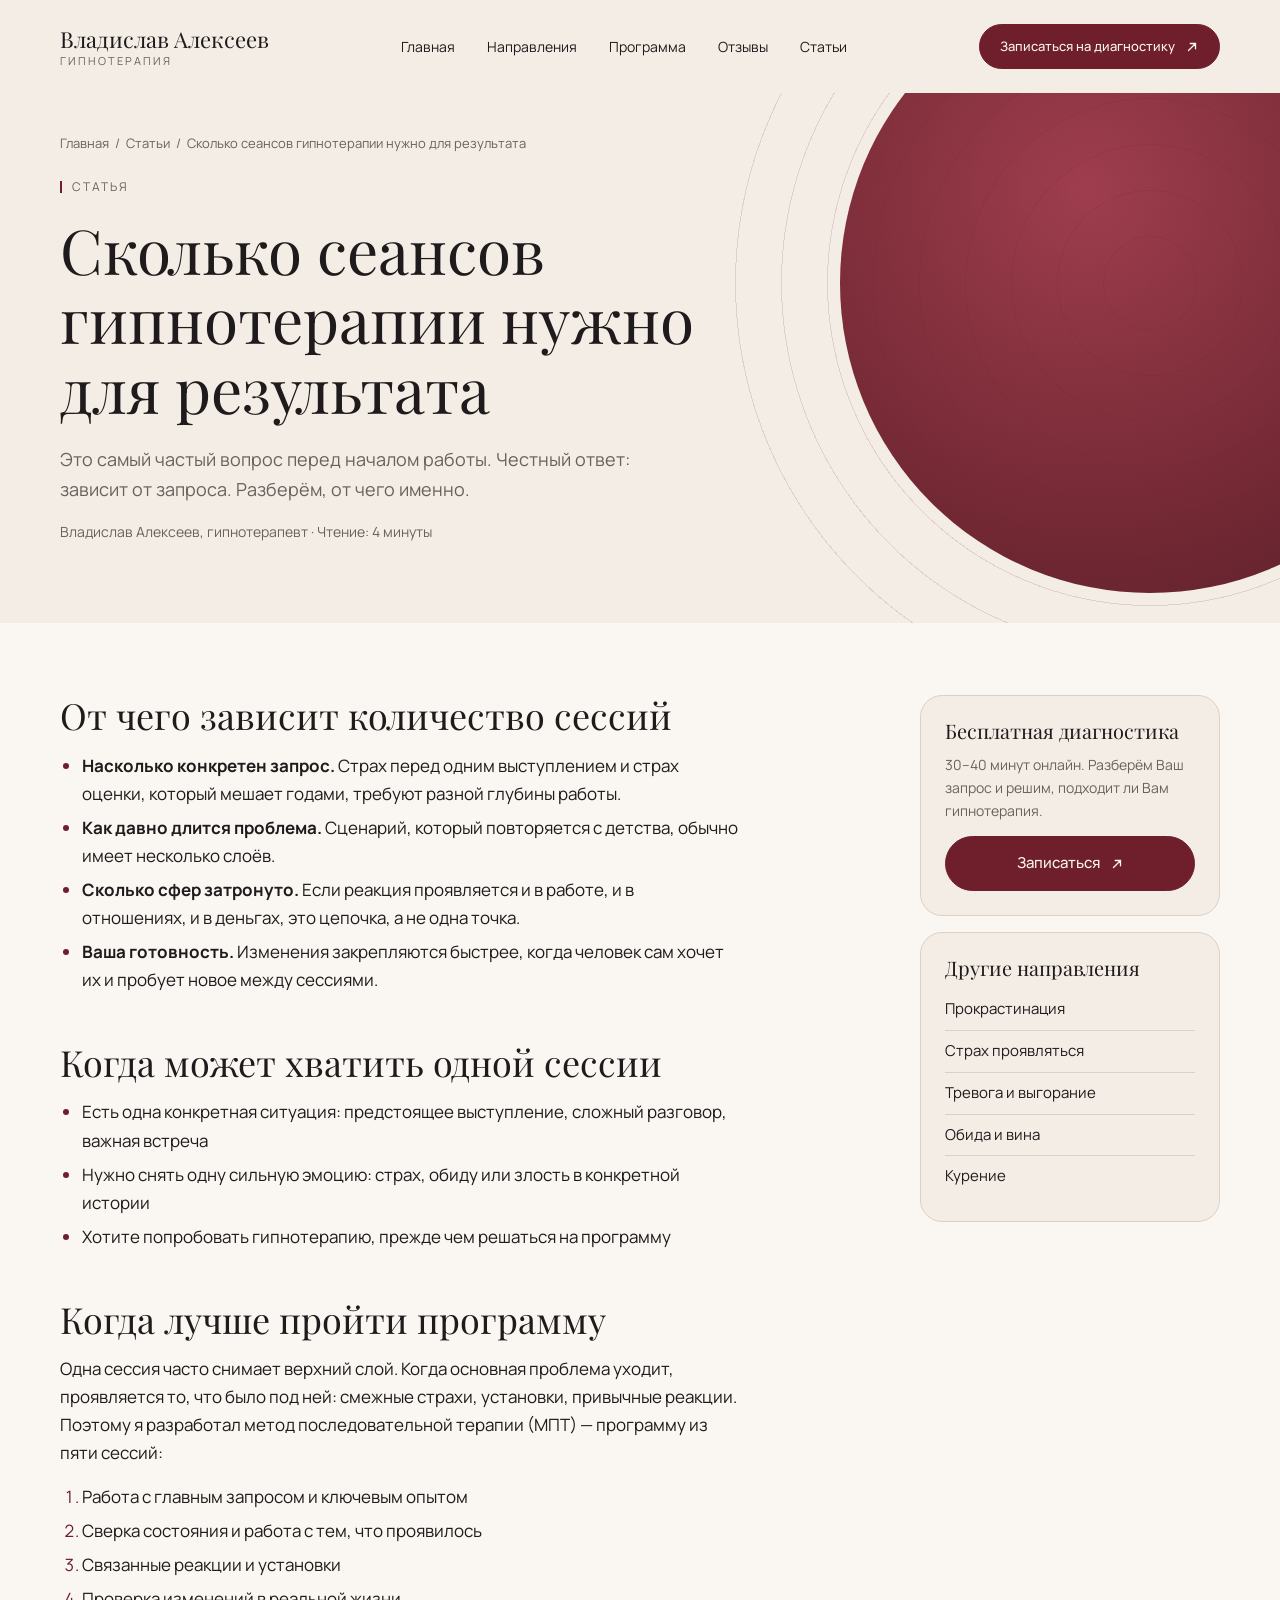
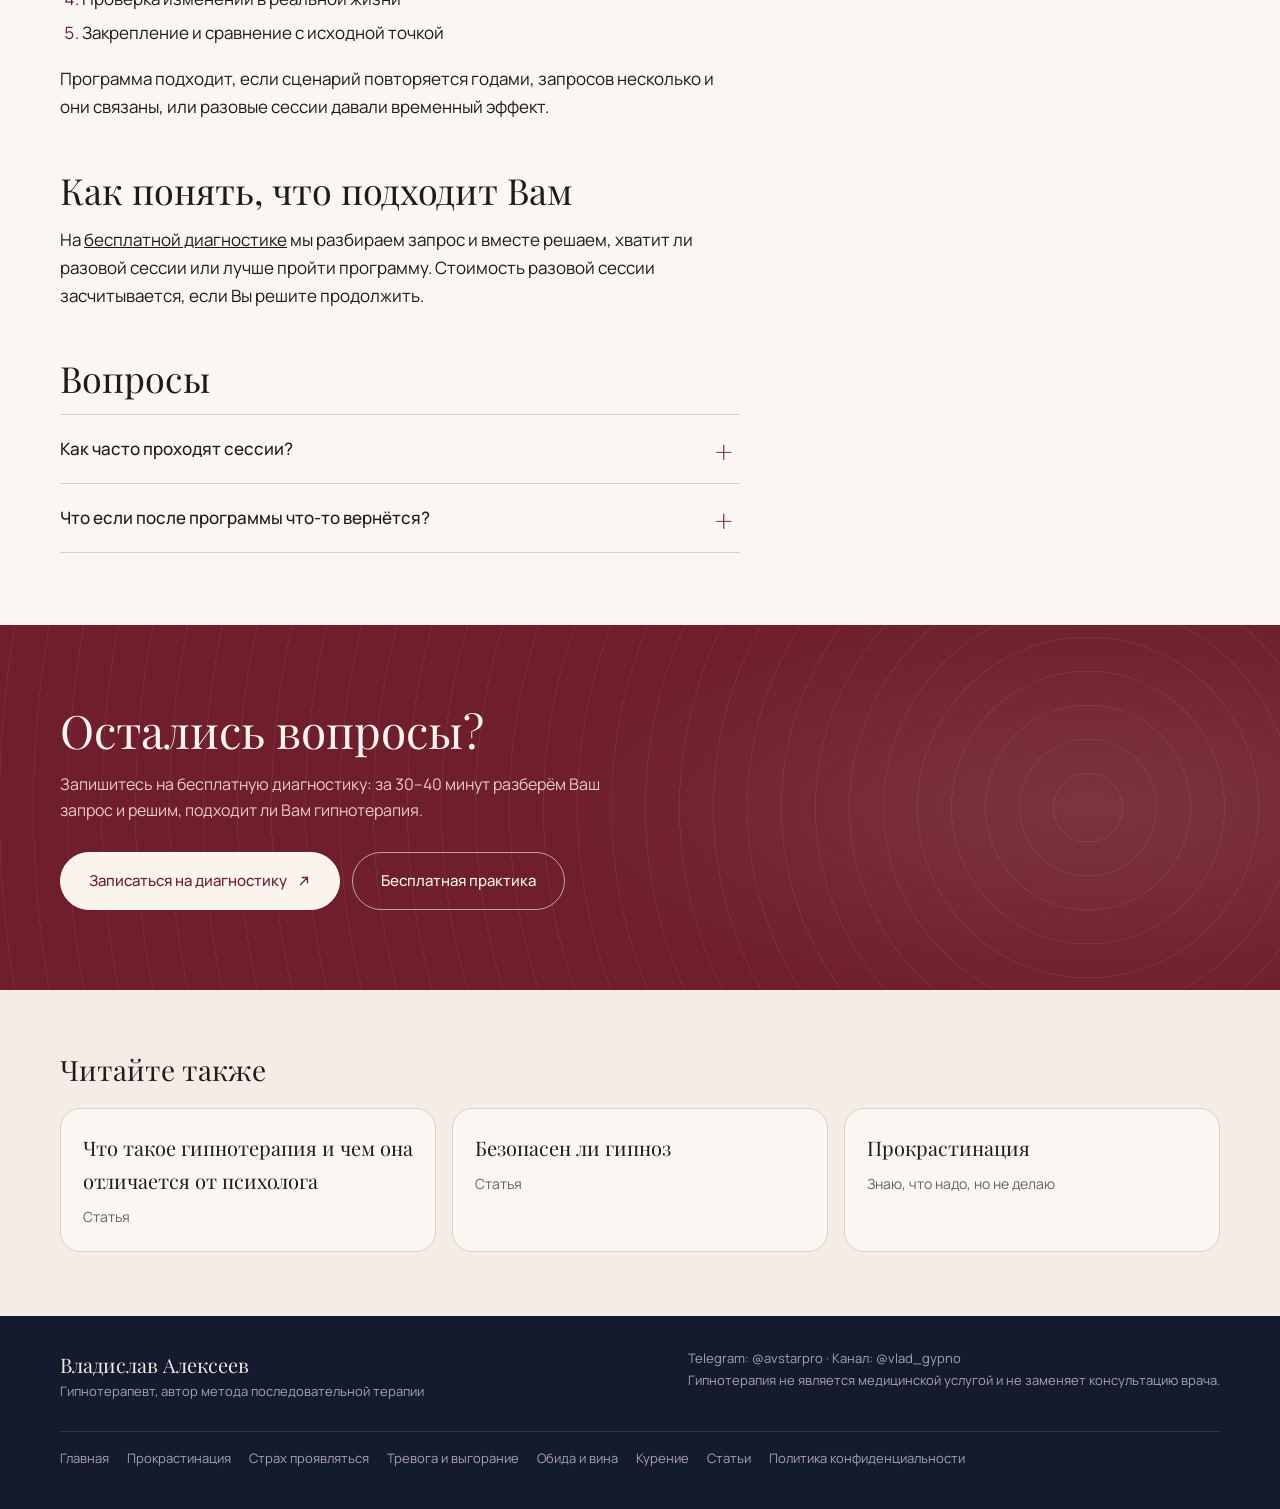
<file: stati/skolko-sessiy-nuzhno/index.html>
<!doctype html>
<html lang="ru">
<head>
<meta charset="utf-8">
<meta name="robots" content="noindex"><!-- ПРЕДПРОСМОТР: убрать эту строку после подключения домена -->
<meta name="viewport" content="width=device-width, initial-scale=1, viewport-fit=cover">
<title>Сколько сеансов гипнотерапии нужно для результата</title>
<meta name="description" content="От чего зависит количество сеансов гипнотерапии, когда хватает одной сессии и когда лучше пройти программу из пяти.">
<link rel="canonical" href="https://vladhypno.com/stati/skolko-sessiy-nuzhno/">
<meta name="theme-color" content="#6E1F2B">
<link rel="icon" href="../../favicon.svg" type="image/svg+xml">
<meta property="og:type" content="article">
<meta property="og:locale" content="ru_RU">
<meta property="og:title" content="Сколько сеансов гипнотерапии нужно для результата">
<meta property="og:description" content="От чего зависит количество сеансов гипнотерапии, когда хватает одной сессии и когда лучше пройти программу из пяти.">
<meta property="og:url" content="https://vladhypno.com/stati/skolko-sessiy-nuzhno/">
<meta property="og:image" content="https://vladhypno.com/assets/img/og-image.jpg">
<meta name="twitter:card" content="summary_large_image">
<link rel="preconnect" href="https://fonts.googleapis.com">
<link rel="preconnect" href="https://fonts.gstatic.com" crossorigin>
<link rel="stylesheet" href="https://fonts.googleapis.com/css2?family=Playfair+Display:wght@400;500&family=Manrope:wght@400;500;600&display=swap">
<link rel="stylesheet" href="../../assets/css/style.css">
<link rel="stylesheet" href="../../assets/css/page.css">
<script type="application/ld+json">
{
 "@context": "https://schema.org",
 "@graph": [
  {
   "@type": "Article",
   "@id": "https://vladhypno.com/stati/skolko-sessiy-nuzhno/#article",
   "headline": "Сколько сеансов гипнотерапии нужно для результата",
   "description": "От чего зависит количество сеансов гипнотерапии, когда хватает одной сессии и когда лучше пройти программу из пяти.",
   "inLanguage": "ru",
   "datePublished": "2026-11-20",
   "dateModified": "2026-11-20",
   "author": {
    "@type": "Person",
    "@id": "https://vladhypno.com/#person",
    "name": "Владислав Алексеев",
    "url": "https://vladhypno.com/"
   },
   "publisher": {
    "@id": "https://vladhypno.com/#person"
   },
   "mainEntityOfPage": "https://vladhypno.com/stati/skolko-sessiy-nuzhno/",
   "image": "https://vladhypno.com/assets/img/og-image.jpg"
  },
  {
   "@type": "BreadcrumbList",
   "itemListElement": [
    {
     "@type": "ListItem",
     "position": 1,
     "name": "Главная",
     "item": "https://vladhypno.com/"
    },
    {
     "@type": "ListItem",
     "position": 2,
     "name": "Статьи",
     "item": "https://vladhypno.com/stati/"
    },
    {
     "@type": "ListItem",
     "position": 3,
     "name": "Сколько сеансов гипнотерапии нужно для результата",
     "item": "https://vladhypno.com/stati/skolko-sessiy-nuzhno/"
    }
   ]
  },
  {
   "@type": "FAQPage",
   "@id": "https://vladhypno.com/stati/skolko-sessiy-nuzhno/#faq",
   "mainEntity": [
    {
     "@type": "Question",
     "name": "Как часто проходят сессии?",
     "acceptedAnswer": {
      "@type": "Answer",
      "text": "Обычно с интервалом, достаточным, чтобы изменения проявились в жизни. Точный график подбираем на диагностике."
     }
    },
    {
     "@type": "Question",
     "name": "Что если после программы что-то вернётся?",
     "acceptedAnswer": {
      "@type": "Answer",
      "text": "Иногда со временем проявляется новый слой. Тогда можно провести дополнительную сессию именно на него."
     }
    }
   ]
  }
 ]
}
</script>
</head>
<body>
<svg width="0" height="0" style="position:absolute" aria-hidden="true">
  <symbol id="i-arrow" viewBox="0 0 16 16"><path d="M4 12L12 4M6 4h6v6" fill="none" stroke="currentColor" stroke-width="1.5" stroke-linecap="round"/></symbol>
</svg>
<header class="wrap top page-top">
  <div class="brand"><a href="../../">Владислав Алексеев<small>Гипнотерапия</small></a></div>
  <nav aria-label="Разделы">
    <a href="../../">Главная</a>
    <a href="../../#topics">Направления</a>
    <a href="../../#mpt">Программа</a>
    <a href="../../#reviews">Отзывы</a>
    <a href="../../stati/">Статьи</a>
  </nav>
  <a class="btn solid" href="../../#diag">Записаться на диагностику <svg><use href="#i-arrow"/></svg></a>
</header>

<section class="page-hero">
  <div class="wrap">
    <nav class="crumbs" aria-label="Навигация"><a href="../../">Главная</a> / <a href="../">Статьи</a> / <span>Сколько сеансов гипнотерапии нужно для результата</span></nav>
    <div class="kicker">Статья</div>
    <h1>Сколько сеансов гипнотерапии нужно для результата</h1>
    <p class="lead">Это самый частый вопрос перед началом работы. Честный ответ: зависит от запроса. Разберём, от чего именно.</p>
    <p class="article-meta">Владислав Алексеев, гипнотерапевт · Чтение: 4 минуты</p>
  </div>
</section>
<main class="page-body">
  <div class="wrap page-grid">
    <article class="prose">

<h2>От чего зависит количество сессий</h2>
<ul>
<li><b>Насколько конкретен запрос.</b> Страх перед одним выступлением и страх оценки, который мешает годами, требуют разной глубины работы.</li>
<li><b>Как давно длится проблема.</b> Сценарий, который повторяется с детства, обычно имеет несколько слоёв.</li>
<li><b>Сколько сфер затронуто.</b> Если реакция проявляется и в работе, и в отношениях, и в деньгах, это цепочка, а не одна точка.</li>
<li><b>Ваша готовность.</b> Изменения закрепляются быстрее, когда человек сам хочет их и пробует новое между сессиями.</li>
</ul>

<h2>Когда может хватить одной сессии</h2>
<ul>
<li>Есть одна конкретная ситуация: предстоящее выступление, сложный разговор, важная встреча</li>
<li>Нужно снять одну сильную эмоцию: страх, обиду или злость в конкретной истории</li>
<li>Хотите попробовать гипнотерапию, прежде чем решаться на программу</li>
</ul>

<h2>Когда лучше пройти программу</h2>
<p>Одна сессия часто снимает верхний слой. Когда основная проблема уходит, проявляется то, что было под ней: смежные страхи, установки, привычные реакции. Поэтому я разработал метод последовательной терапии (МПТ) — программу из пяти сессий:</p>
<ol>
<li>Работа с главным запросом и ключевым опытом</li>
<li>Сверка состояния и работа с тем, что проявилось</li>
<li>Связанные реакции и установки</li>
<li>Проверка изменений в реальной жизни</li>
<li>Закрепление и сравнение с исходной точкой</li>
</ol>
<p>Программа подходит, если сценарий повторяется годами, запросов несколько и они связаны, или разовые сессии давали временный эффект.</p>

<h2>Как понять, что подходит Вам</h2>
<p>На <a href="../../#diag">бесплатной диагностике</a> мы разбираем запрос и вместе решаем, хватит ли разовой сессии или лучше пройти программу. Стоимость разовой сессии засчитывается, если Вы решите продолжить.</p>

<h2 id="faq">Вопросы</h2>
<div class="page-faq">
<details><summary>Как часто проходят сессии?</summary><p>Обычно с интервалом, достаточным, чтобы изменения проявились в жизни. Точный график подбираем на диагностике.</p></details>
<details><summary>Что если после программы что-то вернётся?</summary><p>Иногда со временем проявляется новый слой. Тогда можно провести дополнительную сессию именно на него.</p></details>
</div>
    </article>
    <aside class="aside">
  <div class="aside-card">
    <h3>Бесплатная диагностика</h3>
    <p>30–40 минут онлайн. Разберём Ваш запрос и решим, подходит ли Вам гипнотерапия.</p>
    <a class="btn solid" href="../../#diag">Записаться <svg><use href="#i-arrow"/></svg></a>
  </div>
  <div class="aside-card">
    <h3>Другие направления</h3>
    <ul><li><a href="../../prokrastinaciya/">Прокрастинация</a></li><li><a href="../../strah-proyavlyatsya/">Страх проявляться</a></li><li><a href="../../trevoga/">Тревога и выгорание</a></li><li><a href="../../obida-i-vina/">Обида и вина</a></li><li><a href="../../kurenie/">Курение</a></li></ul>
  </div>
</aside>
  </div>
</main>
<section class="page-cta">
  <div class="wrap">
    <h2>Остались вопросы?</h2>
    <p>Запишитесь на бесплатную диагностику: за 30–40 минут разберём Ваш запрос и решим, подходит ли Вам гипнотерапия.</p>
    <div class="actions">
      <a class="btn solid" href="../../#diag">Записаться на диагностику <svg><use href="#i-arrow"/></svg></a>
      <a class="btn line" href="https://t.me/vlad_gypno/47" target="_blank" rel="noopener">Бесплатная практика</a>
    </div>
  </div>
</section>
<section class="related">
  <div class="wrap">
    <h2>Читайте также</h2>
    <div class="related-grid"><a href="../../stati/chto-takoe-gipnoterapiya/"><b>Что такое гипнотерапия и чем она отличается от психолога</b><span>Статья</span></a><a href="../../stati/mify-o-gipnoze/"><b>Безопасен ли гипноз</b><span>Статья</span></a><a href="../../prokrastinaciya/"><b>Прокрастинация</b><span>Знаю, что надо, но не делаю</span></a></div>
  </div>
</section>
<footer>
  <div class="wrap">
    <div><b>Владислав Алексеев</b><br>Гипнотерапевт, автор метода последовательной терапии</div>
    <div>Telegram: @avstarpro · Канал: @vlad_gypno<br>Гипнотерапия не является медицинской услугой и не заменяет консультацию врача.</div>
    <nav class="foot-links" aria-label="Страницы сайта"><a href="../../">Главная</a><a href="../../prokrastinaciya/">Прокрастинация</a><a href="../../strah-proyavlyatsya/">Страх проявляться</a><a href="../../trevoga/">Тревога и выгорание</a><a href="../../obida-i-vina/">Обида и вина</a><a href="../../kurenie/">Курение</a><a href="../../stati/">Статьи</a><a href="../../privacy/">Политика конфиденциальности</a></nav>
  </div>
</footer>
<script src="../../assets/js/main.js"></script>
</body>
</html>
</file>
<file: assets/css/style.css>
/* base reset (from the original preview shell) */
*,*::before,*::after{box-sizing:border-box}
html{-webkit-text-size-adjust:100%}
:root{padding-top:env(safe-area-inset-top,0px);padding-bottom:env(safe-area-inset-bottom,0px)}
body{margin:0}
img,video{max-width:100%}
[hidden]{display:none!important}
/* Layout: editorial bands after the client's reference — cream hero with arch portrait and burgundy silk, image/text half-splits, one navy band, sand pricing, silk + form close. Single committed light look. */
:root{
  --cream:#F3EDE6; --paper:#FAF6F1; --sand:#E9DFD4; --line:#DCCFC3;
  --bur:#6E1F2B; --bur-2:#86293A; --navy:#141B2E;
  --ink:#1F1A1B; --muted:#6C605E; --on-navy:#EFE8E2; --on-navy-soft:#A8A2AE;
  --display:"Playfair Display", Georgia, "Times New Roman", serif;
  --body:"Manrope", system-ui, -apple-system, "Segoe UI", Roboto, sans-serif;
  color-scheme:light;
}
*{box-sizing:border-box}
html{scroll-behavior:smooth}
body{background:var(--cream);color:var(--ink);font-family:var(--body);font-size:16px;line-height:1.65;-webkit-font-smoothing:antialiased;overflow-x:hidden}
body::before{content:"";position:fixed;inset:0 0 auto;height:env(safe-area-inset-top,0px);z-index:20;background:var(--cream)}
h1,h2,h3{font-family:var(--display);font-weight:400;line-height:1.12;text-wrap:balance;margin:0}
h2{font-size:clamp(30px,3.8vw,44px)}
p{margin:0}
a{color:inherit}
:focus-visible{outline:2px solid var(--bur);outline-offset:3px;border-radius:6px}
.wrap{max-width:1200px;margin:0 auto;padding-left:max(20px,env(safe-area-inset-left,0px));padding-right:max(20px,env(safe-area-inset-right,0px))}
.kicker{display:flex;align-items:center;gap:10px;font-size:12px;letter-spacing:.16em;text-transform:uppercase;color:var(--muted);margin-bottom:18px}
.kicker::before{content:"";width:2px;height:12px;background:var(--bur)}
.side-note{font-size:12px;letter-spacing:.2em;text-transform:uppercase;line-height:2}
.btn{display:inline-flex;align-items:center;gap:10px;padding:16px 28px;border-radius:999px;font-weight:500;font-size:15px;text-decoration:none;border:1.5px solid var(--bur);transition:transform .25s, background .25s, box-shadow .25s;cursor:pointer;font-family:var(--body)}
.btn.solid{background:var(--bur);color:#FBF3EE}
.btn.solid:hover{background:var(--bur-2);transform:translateY(-2px);box-shadow:0 14px 30px -12px rgba(110,31,43,.6)}
.btn.line{color:var(--bur);background:transparent}
.btn.line:hover{background:var(--paper);transform:translateY(-2px)}
.btn svg{width:14px;height:14px}

/* header */
.top{display:flex;align-items:center;justify-content:space-between;gap:20px;padding-block:24px;position:relative;z-index:5}
.brand{font-family:var(--display);font-size:22px;line-height:1.1}
.brand small{display:block;font-family:var(--body);font-size:11px;letter-spacing:.18em;text-transform:uppercase;color:var(--muted);margin-top:4px}
.top nav{display:flex;gap:32px;font-size:14px}
.top nav a{text-decoration:none}
.top nav a:hover{color:var(--bur)}
.top .btn{padding:11px 20px;font-size:13px}

/* hero */
.hero{position:relative;overflow:hidden}
.hero .silk{position:absolute;right:-6%;top:-8%;width:min(46vw,640px);height:auto;pointer-events:none;animation:sway 14s ease-in-out infinite;transform-origin:top right;z-index:0}
.hero .silk{-webkit-mask-image:radial-gradient(ellipse 95% 85% at 100% 0%,#000 55%,transparent 82%);mask-image:radial-gradient(ellipse 95% 85% at 100% 0%,#000 55%,transparent 82%)}
@media (max-width:560px){.hero .silk{display:none}}
@keyframes sway{50%{transform:rotate(2.5deg) translateY(10px)}}
.hero-grid{display:grid;grid-template-columns:1.05fr .95fr;gap:40px;align-items:end;position:relative;z-index:2}
.hero-copy{padding-block:40px 80px}
.hero h1{font-size:clamp(40px,5.4vw,70px);letter-spacing:-.01em}
.hero h1 span{color:var(--bur)}
.hero .lead{margin-top:26px;font-size:17px;color:var(--muted);max-width:30em}
.hero .actions{margin-top:34px;display:flex;gap:12px;flex-wrap:wrap}
.trust{display:flex;gap:28px;flex-wrap:wrap;margin-top:34px;font-size:13px;color:var(--muted)}
.trust div{display:flex;align-items:center;gap:8px}
.trust svg{width:18px;height:18px;flex:none;color:var(--bur)}

.arch{position:relative;justify-self:center;width:100%;max-width:460px;aspect-ratio:4/5.2;border-radius:999px 999px 0 0;overflow:hidden;background:var(--sand) center/cover no-repeat;box-shadow:0 40px 80px -40px rgba(31,26,27,.45);animation:archIn 1.4s cubic-bezier(.2,.7,.2,1) both}
@keyframes archIn{from{clip-path:inset(100% 0 0 0 round 999px 999px 0 0)}to{clip-path:inset(0 0 0 0 round 999px 999px 0 0)}}
.arch-frame{position:relative;justify-self:center;width:100%;max-width:460px;margin:0 auto}
.arch-frame::before{content:"";position:absolute;inset:-16px -16px 0 -16px;border:1px solid rgba(110,31,43,.38);border-bottom:0;border-radius:999px 999px 0 0;pointer-events:none}
.arch-frame::after{content:"";position:absolute;left:-60px;top:18%;width:150px;height:150px;border-radius:50%;background:radial-gradient(circle at 35% 35%,#9B3A4C,#6E1F2B 60%,#4A121D);box-shadow:0 20px 40px -14px rgba(110,31,43,.6);z-index:3;opacity:.92}
.arch .mono{position:absolute;left:50%;bottom:18%;transform:translateX(-50%);font-family:var(--display);font-size:120px;color:rgba(110,31,43,.18);line-height:1}
.arch .ph{position:absolute;inset:0;width:100%;height:100%;object-fit:cover;object-position:50% 12%}
.arch::after{content:"";position:absolute;inset:0;background:linear-gradient(180deg,rgba(20,27,46,0) 55%,rgba(20,27,46,.35));pointer-events:none}
.arch-note{position:absolute;right:9%;top:30%;color:#E9E2DA;z-index:3;font-size:11px;letter-spacing:.22em;text-transform:uppercase;line-height:2;opacity:.85}
@media (max-width:1180px){.arch-note{display:none}}
.hero-photo{position:relative}
.hero-photo .side-note{position:absolute;right:0;top:24%;color:var(--ink);opacity:.7}
@media (max-width:1180px){.hero-photo .side-note{display:none}}

/* problems */
.split{display:grid;grid-template-columns:1fr 1.15fr;min-height:520px}
.split > *{min-width:0}
.split .pic{position:relative;background:#c9c0b8 center 62%/cover no-repeat;min-height:420px}
.split .pic .side-note{position:absolute;left:40px;bottom:40px;color:#F3EDE6}
.split .txt{padding:72px max(20px,6vw) 72px 64px;display:flex;flex-direction:column;justify-content:center}
.topics-band{padding-block:100px;background:var(--cream)}
.topics-grid{display:grid;grid-template-columns:.8fr 1.2fr;gap:64px;align-items:start}
.topics-grid > *{min-width:0}
.topics-head{position:sticky;top:40px}
.topics-grid .dirs{margin-top:0}
@media (max-width:980px){.topics-grid{grid-template-columns:1fr;gap:28px}.topics-head{position:static}.topics-band{padding-block:72px}}
.dirs-lead{margin-top:18px;color:var(--muted)}
.dirs{margin-top:22px}
.dir summary{display:grid;grid-template-columns:48px 1fr;gap:16px;align-items:center;padding:16px 44px 16px 0}
.dir .ic{width:48px;height:48px;border-radius:50%;background:var(--sand);display:flex;align-items:center;justify-content:center;color:var(--bur);transition:background .3s,color .3s}
.dir .ic svg{width:22px;height:22px}
.dir summary:hover .ic,.dir[open] .ic{background:var(--bur);color:#fff}
.dir-h b{display:block;font-weight:600;font-size:16px}
.dir-h small{display:block;font-size:14px;color:var(--muted);font-weight:400}
.dir-body{padding:0 0 22px 64px}
.dir[open] .dir-body{animation:rise .5s cubic-bezier(.2,.7,.2,1) both}
.quotes{list-style:none;margin:0;padding:0;display:flex;flex-wrap:wrap;gap:8px}
.quotes li{font-family:var(--display);font-size:16px;line-height:1.35;background:var(--paper);border:1px solid var(--line);border-radius:14px;padding:9px 14px}
.dir-note{margin-top:12px;font-size:14px;color:var(--muted)}
.dir-how{margin-top:14px;font-size:15px;color:var(--ink);border-left:2px solid var(--bur);padding-left:14px}
.dir-how b{color:var(--bur)}
.dir-body p{padding:0;max-width:none}
.dir-body .dir-how{padding:0 0 0 14px}
.topics-more{margin-top:32px;padding-top:24px;border-top:1px solid var(--line);color:var(--muted);font-size:15px;max-width:26em}
.topics-more .btn{margin-top:16px}
.dirs-cta{margin-top:24px}
@media (max-width:560px){.dir-body{padding-left:0}.dir summary{grid-template-columns:40px 1fr}.dir .ic{width:40px;height:40px}}
.topics{display:grid;grid-template-columns:1fr 1fr;gap:28px 36px;margin-top:40px}
.topic{display:flex;gap:16px}
.topic .ic{flex:none;width:48px;height:48px;border-radius:50%;background:var(--sand);display:flex;align-items:center;justify-content:center;color:var(--bur);transition:background .3s,color .3s}
.topic:hover .ic{background:var(--bur);color:#fff}
.topic svg{width:22px;height:22px}
.topic b{display:block;font-weight:600;font-size:15px}
.topic span{font-size:14px;color:var(--muted)}

/* navy method */
.navy{background:var(--navy) center/cover no-repeat;color:var(--on-navy);padding-block:96px}
.navy .kicker{color:var(--on-navy-soft)}
.navy-grid{display:grid;grid-template-columns:1fr 1fr;gap:60px;align-items:center}
.navy-grid > *{min-width:0}
.navy p.lead{margin-top:22px;color:var(--on-navy-soft);max-width:30em}
.steps{list-style:none;margin:0;padding:0;counter-reset:s;position:relative}
.steps li{counter-increment:s;display:grid;grid-template-columns:56px 1fr;gap:18px;padding-bottom:30px;position:relative}
.steps li::before{content:"0" counter(s);font-family:var(--display);font-size:26px;color:var(--on-navy);line-height:1.1}
.steps li:not(:last-child)::after{content:"";position:absolute;left:14px;top:40px;bottom:6px;width:1px;background:linear-gradient(var(--on-navy-soft),transparent)}
.steps b{display:block;font-weight:600}
.steps span{color:var(--on-navy-soft);font-size:14px}

/* story */
.story{display:grid;grid-template-columns:1fr 1fr;min-height:560px}
.story > *{min-width:0}
.story .txt{padding:88px 56px 88px max(20px,calc((100vw - 1200px)/2 + 20px))}
.story .txt p{color:var(--muted);margin-top:16px;max-width:34em}
.story .txt p.big{font-family:var(--display);font-size:24px;line-height:1.4;color:var(--ink);margin-top:26px}
.story .pic{position:relative;background:#d8cdc1 center/cover no-repeat;min-height:380px}
.story .pic .side-note{position:absolute;right:48px;top:38%;color:var(--ink);opacity:.75}

/* pricing */
.price-band{background:var(--sand);padding-block:96px}
.offers{display:grid;grid-template-columns:1fr 1.2fr;gap:24px;margin-top:44px}
.offer{background:var(--paper);border-radius:28px;padding:36px;min-width:0;transition:transform .3s, box-shadow .3s}
.offer:hover{transform:translateY(-4px);box-shadow:0 30px 60px -36px rgba(31,26,27,.35)}
.offer.main{background:var(--bur);color:#FBF3EE;position:relative;overflow:hidden}
.offer.main::after{content:"";position:absolute;right:-120px;bottom:-120px;width:320px;height:320px;border-radius:50%;border:1px solid rgba(251,243,238,.25);box-shadow:0 0 0 30px rgba(251,243,238,.05),0 0 0 60px rgba(251,243,238,.03)}
.offer h3{font-size:26px}
.amount{font-family:var(--display);font-size:52px;margin:12px 0 4px;font-variant-numeric:tabular-nums}
.amount small{font-family:var(--body);font-size:15px;opacity:.7}
.offer p{opacity:.8}
.offer ul{margin:20px 0 0;padding-left:18px}
.offer li+li{margin-top:6px}
.guarantee{margin-top:24px;display:flex;gap:16px;align-items:flex-start;max-width:52em;background:var(--paper);border-radius:20px;padding:22px 26px}
.guarantee svg{width:26px;height:26px;color:var(--bur);flex:none;margin-top:2px}

/* reviews */
.reviews{padding-block:100px}
.rev-top{display:grid;grid-template-columns:1fr 1fr;gap:48px;align-items:end}
.rev-top > *{min-width:0}
.rev-lead{color:var(--muted);max-width:30em}
.vids{display:grid;grid-template-columns:repeat(5,1fr);gap:28px;margin-top:48px}
.vid{margin:0;min-width:0;text-align:center}
.circle{position:relative;display:block;width:100%;aspect-ratio:1;border-radius:50%;padding:0;border:0;cursor:pointer;background:var(--sand);overflow:hidden;box-shadow:0 24px 40px -26px rgba(31,26,27,.55);transition:transform .3s}
.circle:hover{transform:translateY(-4px)}
.circle video{position:absolute;inset:0;width:100%;height:100%;object-fit:cover;transform:scale(1.05);border-radius:50%}
.circle .prog{position:absolute;inset:0;width:100%;height:100%;transform:rotate(-90deg);pointer-events:none}
.circle .prog circle{fill:none;stroke:#FBF3EE;stroke-width:2.4;stroke-dasharray:301.6;stroke-dashoffset:301.6;opacity:.9}
.circle .play{position:absolute;left:50%;top:50%;width:54px;height:54px;margin:-27px 0 0 -27px;border-radius:50%;background:rgba(110,31,43,.88);display:flex;align-items:center;justify-content:center;transition:opacity .25s,transform .25s;box-shadow:0 0 0 8px rgba(251,243,238,.25)}
.circle .play svg{width:22px;height:22px;fill:#FBF3EE;margin-left:3px}
.circle.is-playing .play{opacity:0;transform:scale(.7)}
.circle:hover .play{transform:scale(1.08)}
.vid figcaption{margin-top:16px}
.vid figcaption b{display:block;font-family:var(--display);font-weight:400;font-size:19px;line-height:1.2}
.vid figcaption span{display:block;margin-top:6px;font-size:14px;color:var(--ink)}
.vid figcaption small{display:block;margin-top:6px;font-size:12px;color:var(--muted)}
.rev-sub{font-size:26px;margin:64px 0 0}
.texts{display:grid;grid-template-columns:repeat(3,1fr);gap:18px;margin-top:22px}
.tcard{margin:0;background:var(--paper);border:1px solid var(--line);border-radius:22px;padding:24px;display:flex;flex-direction:column;gap:14px;min-width:0}
.ttag{align-self:flex-start;font-size:12px;font-weight:600;color:var(--bur);background:var(--sand);border-radius:999px;padding:5px 12px}
.tcard blockquote{margin:0;font-family:var(--display);font-size:19px;line-height:1.4;flex:1}
.orig{align-self:flex-start;background:none;border:0;padding:0;font:inherit;font-size:14px;color:var(--bur);cursor:pointer;text-decoration:underline;text-underline-offset:3px}
.reviews .actions{margin-top:36px}
.lightbox{position:fixed;inset:0;z-index:50;background:rgba(20,16,18,.82);display:flex;align-items:center;justify-content:center;padding:max(20px,env(safe-area-inset-top,0px)) 20px max(20px,env(safe-area-inset-bottom,0px))}
.lightbox img{max-width:min(520px,100%);max-height:88vh;border-radius:16px;box-shadow:0 30px 80px rgba(0,0,0,.5)}
.lightbox[hidden]{display:none}
.lb-close{position:absolute;top:calc(14px + env(safe-area-inset-top,0px));right:calc(14px + env(safe-area-inset-right,0px));width:44px;height:44px;border-radius:50%;border:0;background:#FBF3EE;color:var(--ink);font-size:26px;line-height:1;cursor:pointer}
@media (max-width:980px){
  .rev-top{grid-template-columns:1fr;gap:12px}
  .vids{display:flex;overflow-x:auto;scroll-snap-type:x mandatory;gap:18px;margin-inline:calc(-1 * max(20px,env(safe-area-inset-left,0px)));padding:6px max(20px,env(safe-area-inset-left,0px)) 12px}
  .vid{flex:0 0 200px;scroll-snap-align:start}
  .texts{grid-template-columns:1fr 1fr}
}
@media (max-width:620px){.texts{grid-template-columns:1fr}}

/* diagnostics */
.diag{display:block;background:var(--paper);position:relative;overflow:hidden}
.diag > *{min-width:0}
.diag .pic{position:relative;height:clamp(200px,26vw,340px);overflow:hidden;background:var(--cream)}
.diag .pic img{position:absolute;inset:0;width:100%;height:100%;max-width:none;object-fit:cover;object-position:50% 40%}
.diag .pic::after{content:"";position:absolute;inset:0;background:linear-gradient(90deg,rgba(31,26,27,.35),rgba(31,26,27,0) 60%)}
.diag .pic .side-note{position:absolute;left:max(20px,calc((100vw - 1200px)/2 + 20px));top:50%;transform:translateY(-50%);color:#FBF3EE;z-index:2;font-size:13px}
.diag-body{display:grid;grid-template-columns:1fr 1fr;gap:72px;padding:96px max(20px,calc((100vw - 1200px)/2 + 20px));align-items:center}
.diag-body h2{font-size:clamp(34px,4.4vw,54px)}
.diag-body p.lead{font-size:17px}
.diag form{padding:34px;gap:14px}
.diag-body > *{min-width:0}
.diag-body p.lead{color:var(--muted);margin-top:18px}
.meta{display:flex;gap:22px;flex-wrap:wrap;margin-top:26px;font-size:14px}
.meta div{display:flex;align-items:center;gap:8px}
.meta svg{width:18px;height:18px;color:var(--bur)}
form{background:var(--cream);border-radius:24px;padding:26px;display:grid;gap:12px;border:1px solid var(--line)}
label{font-size:13px;color:var(--muted);display:grid;gap:6px}
input,textarea{font:inherit;font-size:15px;padding:13px 16px;border-radius:14px;border:1px solid var(--line);background:var(--paper);color:var(--ink);width:100%}
textarea{min-height:88px;resize:vertical}
input:focus,textarea:focus{outline:none;border-color:var(--bur);box-shadow:0 0 0 3px rgba(110,31,43,.12)}
form .btn{justify-content:center;width:100%}
.form-note{font-size:12px;color:var(--muted)}
.done{background:var(--paper);border-radius:14px;padding:14px 16px;font-size:14px;border:1px solid var(--bur)}
.done b{color:var(--bur)}

/* faq */
.faq{padding-block:96px}
.faq-grid{display:grid;grid-template-columns:.8fr 1.2fr;gap:56px}
.faq-grid > *{min-width:0}
details{border-bottom:1px solid var(--line)}
details:first-of-type{border-top:1px solid var(--line)}
summary{cursor:pointer;list-style:none;padding:20px 44px 20px 0;font-size:17px;font-weight:500;position:relative}
summary::-webkit-details-marker{display:none}
summary::after{content:"+";position:absolute;right:8px;top:12px;font-family:var(--display);font-size:30px;color:var(--bur);transition:transform .3s}
details[open] summary::after{transform:rotate(45deg)}
details p{padding:0 0 22px;color:var(--muted);max-width:40em}
.limits{margin-top:32px;font-size:14px;color:var(--muted);border-left:2px solid var(--bur);padding-left:18px}
.limits b{color:var(--ink)}
footer{background:var(--navy);color:var(--on-navy-soft);font-size:13px;padding-block:32px 40px}
footer .wrap{display:flex;justify-content:space-between;gap:20px;flex-wrap:wrap}
footer b{font-family:var(--display);font-weight:400;font-size:20px;color:var(--on-navy)}

/* quote band */
.quote-band{background:var(--bur);color:#FBF3EE;padding-block:88px 0;position:relative;overflow:hidden}
.quote-band .mark{position:absolute;left:4%;top:-60px;font-family:var(--display);font-size:360px;line-height:1;color:rgba(251,243,238,.07);pointer-events:none}
.big-quote{font-family:var(--display);font-size:clamp(32px,5vw,64px);line-height:1.15;max-width:15em;position:relative}
.sig{margin-top:22px;font-size:14px;letter-spacing:.14em;text-transform:uppercase;opacity:.7}
.ticker{margin-top:72px;border-top:1px solid rgba(251,243,238,.18);overflow:hidden;white-space:nowrap;padding-block:18px;background:rgba(0,0,0,.12)}
.ticker .track{display:inline-flex;gap:40px;animation:marquee 45s linear infinite;font-family:var(--display);font-size:20px;font-style:italic;opacity:.85;padding-left:40px}
.ticker span::after{content:"";display:inline-block;width:6px;height:6px;border-radius:50%;background:#FBF3EE;opacity:.45;margin-left:40px;vertical-align:middle}
@keyframes marquee{to{transform:translateX(-50%)}}

/* iceberg */
.berg{background:var(--paper);padding-block:100px}
.berg-grid{display:grid;grid-template-columns:1.05fr .95fr;gap:64px;align-items:center}
.berg-grid > *{min-width:0}
.berg p.lead{color:var(--muted);margin-top:20px;max-width:32em}
.layers{margin-top:34px;display:grid;gap:14px}
.layer{display:grid;grid-template-columns:120px 1fr;gap:18px;padding:20px 22px;border-radius:20px;align-items:start}
.layer.up{background:var(--cream);border:1px solid var(--line)}
.layer.down{background:var(--navy);color:var(--on-navy)}
.layer.core{background:var(--bur);color:#FBF3EE}
.layer b{font-family:var(--display);font-weight:400;font-size:20px;line-height:1.2}
.layer span{font-size:15px;opacity:.85}
.berg-pic{position:relative;border-radius:32px;overflow:hidden;box-shadow:0 40px 80px -40px rgba(20,27,46,.5)}
.berg-pic img{display:block;width:100%;height:auto}
.berg-map{position:absolute;inset:0;width:100%;height:100%;font-family:var(--body)}
.berg-map .tt{font-size:27px;font-weight:600}
.berg-map .dd{font-size:20px}
.berg-map .dark{color:var(--ink)} .berg-map .dark text{fill:var(--ink)} .berg-map .dark .dd{fill:var(--muted)}
.berg-map .light{color:#DCE6F7} .berg-map .light text{fill:#F2F5FB} .berg-map .light .dd{fill:#B9C6DE}
.berg-map .ld,.berg-map .ll{stroke:currentColor;stroke-width:1.6;opacity:.8}
.berg-map .lc{stroke:#E6A0A8;stroke-width:2;stroke-dasharray:6 6;color:#E6A0A8;animation:dash 1.2s linear infinite}
@keyframes dash{to{stroke-dashoffset:-12}}
.berg-map .core-box{fill:#6E1F2B;stroke:#E6A0A8;stroke-width:1.5}
.berg-map .ct{fill:#FBF3EE;font-size:25px;font-weight:600}
.berg-map .cd{fill:#E9C3C6;font-size:18px}
.berg-map .pulse{fill:none;stroke:#F2A8B2;stroke-width:3;transform-origin:500px 720px;animation:pulse 2.4s ease-out infinite}
@keyframes pulse{from{transform:scale(1);opacity:.9}to{transform:scale(3.4);opacity:0}}
.berg-map .zone{font-size:16px;letter-spacing:.16em;text-transform:uppercase;fill:var(--muted)}
.berg-map .z2{fill:#B9C6DE}
.berg-pic .tag{position:absolute;left:22px;font-size:12px;letter-spacing:.14em;text-transform:uppercase;padding:6px 12px;border-radius:999px}
.berg-pic .t1{top:22px;background:rgba(250,246,241,.85);color:var(--ink)}
.berg-pic .t2{bottom:22px;background:rgba(110,31,43,.85);color:#FBF3EE}

/* session */
.session{padding-block:100px}
.session-grid{display:grid;grid-template-columns:.85fr 1.15fr;gap:64px;align-items:center}
.session-grid > *{min-width:0}
.room{display:block;width:100%;max-width:440px;height:auto;aspect-ratio:4/5;object-fit:cover;margin:0 auto;border-radius:999px 999px 28px 28px;box-shadow:0 40px 80px -40px rgba(31,26,27,.45)}
.timeline{list-style:none;margin:36px 0 0;padding:0;border-left:1px solid var(--line)}
.timeline li{position:relative;padding:0 0 26px 30px}
.timeline li::before{content:"";position:absolute;left:-7px;top:6px;width:13px;height:13px;border-radius:50%;background:var(--cream);border:2px solid var(--bur)}
.timeline li:hover::before{background:var(--bur)}
.timeline b{display:block;font-weight:600}
.timeline span{color:var(--muted);font-size:15px}
.timeline small{display:inline-block;margin-left:8px;font-size:12px;color:var(--bur);font-weight:600}

/* before/after */
.change{position:relative;overflow:hidden;color:#FBF3EE;background-color:var(--bur);background-image:radial-gradient(ellipse 60% 80% at 85% 50%,rgba(251,243,238,.10),transparent 70%),repeating-radial-gradient(circle at 85% 50%,rgba(251,243,238,.07) 0 1px,transparent 1px 34px),radial-gradient(ellipse 50% 70% at 0% 100%,rgba(20,10,14,.35),transparent 70%)}
.change-grid{max-width:1200px;margin:0 auto;padding-left:max(20px,env(safe-area-inset-left,0px));padding-right:max(20px,env(safe-area-inset-right,0px))}
.change-grid > *{min-width:0}
.change-pic{position:relative;overflow:hidden}
.change-pic img{position:absolute;inset:0;width:100%;height:100%;object-fit:cover;object-position:50% 30%}

.change-body{display:grid;grid-template-columns:.8fr 1.2fr;gap:64px;align-items:start;padding-block:100px}
.change-head p{margin-top:18px;color:#E9C9CC;max-width:24em}
.change .kicker{color:#E9C9CC}
.change .kicker::before{background:#FBF3EE}
.change .pairs{margin-top:0}
.change .pair{background:rgba(251,243,238,.07);border-color:rgba(251,243,238,.16)}
.change .pair .was{color:#E2C2C6}
.change .pair svg{color:#F6D7B8}
.change .pairs-head{color:#E2C2C6}
.change .kicker{color:var(--on-navy-soft)}
.pairs{margin-top:34px;display:grid;gap:12px}
.pair{display:grid;grid-template-columns:1fr 28px 1fr;gap:12px;align-items:center;padding:16px 20px;border-radius:16px;background:rgba(251,243,238,.06);border:1px solid rgba(251,243,238,.1);transition:background .3s}
.pair:hover{background:rgba(251,243,238,.12)}
.pair .was{color:var(--on-navy-soft);font-size:15px}
.pair .now{font-size:15px;color:#FBF3EE}
.pair svg{width:20px;height:20px;color:#E6A9A9}
.pairs-head{display:grid;grid-template-columns:1fr 28px 1fr;gap:12px;padding:0 20px;font-size:12px;letter-spacing:.14em;text-transform:uppercase;color:var(--on-navy-soft)}

/* practice */
.practice{padding-block:100px 40px}
.pcard{background:var(--navy) center/cover no-repeat;color:var(--on-navy);border-radius:36px;padding:56px;display:grid;grid-template-columns:1.1fr .9fr;gap:48px;align-items:center;overflow:hidden;position:relative}
.pcard > *{min-width:0}
.pcard .kicker{color:var(--on-navy-soft)}
.pcard p.lead{color:var(--on-navy-soft);margin-top:18px;max-width:30em}
.pcard .btn.solid{background:#FBF3EE;color:var(--bur);border-color:#FBF3EE}
.player{background:rgba(251,243,238,.06);border:1px solid rgba(251,243,238,.14);border-radius:24px;padding:26px;backdrop-filter:blur(6px)}
.player .row{display:flex;align-items:center;gap:16px}
.play{width:54px;height:54px;border-radius:50%;background:#FBF3EE;color:var(--bur);display:flex;align-items:center;justify-content:center;flex:none}
.play svg{width:20px;height:20px;margin-left:3px}
.player b{display:block;font-family:var(--display);font-weight:400;font-size:20px}
.player small{color:var(--on-navy-soft)}
.wave{display:flex;align-items:center;gap:4px;height:64px;margin-top:22px}
.wave i{flex:1;border-radius:3px;background:linear-gradient(#E6A9A9,var(--bur-2));height:30%;animation:wv 1.6s ease-in-out infinite;transform-origin:center}
@keyframes wv{50%{transform:scaleY(2.4)}}

@media (max-width:980px){
  .berg-grid,.session-grid,.pcard{grid-template-columns:1fr}

  .change-body{grid-template-columns:1fr;gap:28px;padding-block:72px}
  .pcard{padding:36px 24px;border-radius:28px}
  .room{max-width:340px}
}
@media (max-width:560px){.layer{grid-template-columns:1fr;gap:6px}.pair,.pairs-head{grid-template-columns:1fr 20px 1fr;padding-inline:14px}}

/* single session */
.single{background:var(--sand);padding-block:0 100px;position:relative}
.single-link{display:flex;flex-direction:column;align-items:center;padding-top:0;margin-bottom:56px}
.single-link::before{content:"";width:1px;height:56px;background:linear-gradient(var(--paper),var(--bur))}
.single-link span{font-family:var(--display);font-style:italic;font-size:20px;color:var(--bur);background:var(--paper);border:1px solid var(--line);border-radius:999px;padding:6px 22px}
.single-grid{display:grid;grid-template-columns:1.2fr .8fr;gap:56px;align-items:start}
.single-grid > *{min-width:0}
.single-lead{color:var(--muted);font-size:17px;margin-top:18px;max-width:34em}
.single-h{font-size:22px;margin:32px 0 12px}
.single-list{margin:0;padding-left:18px}
.single-list li+li{margin-top:6px}
.single-steps{list-style:none;margin:0;padding:0;display:grid;grid-template-columns:repeat(3,1fr);gap:14px;counter-reset:ss}
.single-steps li{counter-increment:ss;background:var(--paper);border-radius:18px;padding:18px;min-width:0}
.single-steps li::before{content:counter(ss);display:flex;align-items:center;justify-content:center;width:30px;height:30px;border-radius:50%;background:var(--bur);color:#FBF3EE;font-size:13px;font-weight:600;margin-bottom:10px}
.single-steps b{display:block;font-weight:600}
.single-steps span{font-size:14px;color:var(--muted)}
.single-card{background:var(--paper);border-radius:28px;padding:34px;position:sticky;top:40px;box-shadow:0 30px 60px -40px rgba(31,26,27,.35)}
.single-price{font-family:var(--display);font-size:56px;line-height:1;margin-bottom:10px;font-variant-numeric:tabular-nums}
.single-price small{font-family:var(--body);font-size:15px;color:var(--muted)}
.single-card > p{color:var(--muted)}
.single-credit{margin:20px 0 24px;padding:16px 18px;border-radius:16px;background:var(--cream);border:1px dashed var(--bur);font-size:15px}
.single-credit b{color:var(--bur)}
.single-card .btn{width:100%;justify-content:center}
.single-alt{display:block;text-align:center;margin-top:14px;font-size:14px;color:var(--bur)}
.single .guarantee{margin-top:40px;max-width:none}
@media (max-width:980px){.single-grid{grid-template-columns:1fr;gap:32px}.single-card{position:static}.single{padding-bottom:72px}}
@media (max-width:640px){.single-steps{grid-template-columns:1fr}}

/* hero cutout figure */
.hero-grid{align-items:end}
.hero-figure{position:relative;width:100%;max-width:500px;margin:0 auto;justify-self:center;align-self:end;line-height:0}
.hero-figure .disc{position:absolute;left:50%;top:6%;width:92%;aspect-ratio:1;transform:translateX(-50%);border-radius:50%;background:radial-gradient(circle at 38% 32%,#9A3446,#6E1F2B 58%,#4E1420);box-shadow:0 50px 90px -40px rgba(110,31,43,.7);z-index:0}
.hero-figure .disc::after{content:"";position:absolute;inset:0;border-radius:50%;background:repeating-radial-gradient(circle at 50% 50%,rgba(251,243,238,.07) 0 1px,transparent 1px 18px)}
.ring{position:absolute;left:50%;top:50%;border-radius:50%;border:1px solid rgba(110,31,43,.28);transform:translate(-50%,-50%);animation:ringBreath 7s ease-in-out infinite}
.ring.r1{width:118%;height:118%}
.ring.r2{width:140%;height:140%;border-color:rgba(110,31,43,.18);animation-delay:-2.3s}
.ring.r3{width:164%;height:164%;border-color:rgba(110,31,43,.10);animation-delay:-4.6s}
@keyframes ringBreath{50%{transform:translate(-50%,-50%) scale(1.035);opacity:.6}}
.hero-figure .cut{position:relative;z-index:1;display:block;width:100%;height:auto;filter:drop-shadow(0 30px 40px rgba(31,26,27,.25));animation:photoIn 1.1s cubic-bezier(.2,.7,.2,1) both}
@keyframes photoIn{from{opacity:0;transform:translateY(24px)}to{opacity:1;transform:none}}
.hero-figure .photo-tag{position:absolute;z-index:2;left:-28px;bottom:22%;max-width:250px;background:var(--paper);border-radius:18px;padding:14px 18px;box-shadow:0 20px 40px -20px rgba(31,26,27,.4);line-height:1.4}
.photo-tag b{display:block;font-family:var(--display);font-weight:400;font-size:19px;line-height:1.2}
.photo-tag span{display:block;margin-top:4px;font-size:12.5px;line-height:1.4;color:var(--muted)}
.hero-copy{align-self:center}
@media (max-width:980px){.hero-figure{max-width:380px}.hero-figure .photo-tag{left:-6px;bottom:16%;max-width:210px}}
@media (max-width:560px){.hero-figure{max-width:330px}.hero-figure .photo-tag{left:-4px;bottom:9%;max-width:180px;padding:10px 14px;border-radius:14px}.photo-tag b{font-size:16px}.photo-tag span{font-size:11px}}
.hero .silk{opacity:.55}

/* MPT program */
.mpt{background:var(--paper);padding-block:100px 72px}
.mpt-top{display:grid;grid-template-columns:.9fr 1.1fr;gap:56px;align-items:end}
.mpt-top > *{min-width:0}
.mpt-lead{color:var(--muted);font-size:17px;max-width:36em}
.mpt-steps{list-style:none;margin:56px 0 0;padding:0;display:grid;grid-template-columns:repeat(5,1fr);gap:20px;position:relative}
.mpt-steps::before{content:"";position:absolute;left:10%;right:10%;top:23px;height:2px;background:linear-gradient(90deg,var(--bur),var(--line) 50%,var(--bur))}
.mpt-steps li{position:relative;min-width:0;text-align:center;padding:0 6px}
.mpt-n{display:inline-flex;align-items:center;justify-content:center;height:48px;padding:0 18px;border-radius:999px;background:var(--cream);border:1.5px solid var(--bur);color:var(--bur);font-size:13px;font-weight:600;position:relative;z-index:1;margin-bottom:18px;white-space:nowrap}
.mpt-steps li:first-child .mpt-n,.mpt-steps li:last-child .mpt-n{background:var(--bur);color:#FBF3EE}
.mpt-steps h3{font-size:21px;margin-bottom:8px}
.mpt-steps p{font-size:14px;color:var(--muted)}
.mpt-bottom{display:grid;grid-template-columns:1fr 1fr 1.1fr;gap:20px;margin-top:56px;align-items:stretch}
.mpt-card{background:var(--cream);border:1px solid var(--line);border-radius:24px;padding:28px;min-width:0}
.mpt-card h3{font-size:22px;margin-bottom:12px}
.mpt-card ul{margin:0;padding-left:18px;color:var(--ink);font-size:15px}
.mpt-card li+li{margin-top:6px}
.mpt-card.dark{background:var(--navy);color:var(--on-navy);border-color:var(--navy)}
.mpt-card.dark p{color:var(--on-navy-soft);font-size:15px}
.mpt-card.dark .mpt-price{font-family:var(--display);font-size:44px;color:var(--on-navy);margin-bottom:8px;font-variant-numeric:tabular-nums}
.mpt-price small{font-family:var(--body);font-size:15px;color:var(--on-navy-soft)}
.mpt-card.dark .btn{margin-top:18px;background:#FBF3EE;color:var(--bur);border-color:#FBF3EE}
@media (max-width:980px){
  .mpt{padding-block:72px}
  .mpt-top{grid-template-columns:1fr;gap:18px}
  .mpt-steps{grid-template-columns:1fr;gap:0;margin-top:36px}
  .mpt-steps::before{left:23px;right:auto;top:10px;bottom:10px;width:2px;height:auto;background:linear-gradient(var(--bur),var(--line) 50%,var(--bur))}
  .mpt-steps li{text-align:left;display:grid;grid-template-columns:auto 1fr;column-gap:16px;padding:0 0 22px}
  .mpt-n{grid-row:span 2;width:48px;height:48px;padding:0;margin:0;font-size:0}
  .mpt-n::after{content:attr(data-n);font-size:16px}
  .mpt-steps h3{margin:10px 0 4px}
  .mpt-bottom{grid-template-columns:1fr}
}

/* gentle rise on scroll, visible at rest */
.js .reveal.in{animation:rise 1s cubic-bezier(.2,.7,.2,1) both}
@keyframes rise{from{transform:translateY(28px);opacity:.2}to{transform:none;opacity:1}}

@media (max-width:980px){
  .top nav{display:none}
  .hero-grid,.navy-grid,.faq-grid{grid-template-columns:1fr}
  .hero-copy{padding-block:16px 40px}
  .arch-frame{max-width:340px}
  .arch-frame::after{width:96px;height:96px;left:-28px}
  .hero .silk{width:70vw;opacity:.75}
  .split,.story,.diag,.diag-body{grid-template-columns:1fr}
  .split .txt,.story .txt{padding:64px max(20px,env(safe-area-inset-right,0px)) 64px max(20px,env(safe-area-inset-left,0px))}
  .diag-body{padding:56px max(20px,env(safe-area-inset-right,0px)) 64px max(20px,env(safe-area-inset-left,0px))}
  .diag .pic{height:200px}
  .offers,.cases{grid-template-columns:1fr}
  .story .pic{order:-1}
}
@media (max-width:560px){.topics{grid-template-columns:1fr}.top .btn{display:none}.offer{padding:28px}}
@media (prefers-reduced-motion:reduce){*,*::before,*::after{animation:none!important;transition:none!important}html{scroll-behavior:auto}}
/* SEO: keyword line inside H1, styled like the old kicker */
.hero h1 .h1-kicker{display:flex;color:var(--muted);font-family:var(--body);font-size:12px;line-height:1.4;letter-spacing:.16em;margin-bottom:18px}
footer a{color:var(--on-navy)}

/* links to inner pages */
.foot-links{display:flex;flex-wrap:wrap;gap:8px 18px;width:100%;padding-top:16px;margin-top:8px;border-top:1px solid rgba(255,255,255,.12)}
.foot-links a{color:var(--on-navy-soft);text-decoration:none;font-size:13px}
.foot-links a:hover{color:var(--on-navy)}
.dir-more{display:inline-flex;align-items:center;gap:8px;margin-top:14px;font-size:14px;font-weight:600;color:var(--bur);text-decoration:none}
.dir-more svg{width:12px;height:12px}
.faq details p a{color:var(--bur)}
</file>
<file: assets/css/page.css>
/* Inner pages: directions and articles. Builds on style.css tokens. */
.page-top{position:relative;z-index:5}
.top .brand a{color:inherit;text-decoration:none}
.crumbs{font-size:13px;color:var(--muted);display:flex;flex-wrap:wrap;gap:6px;margin-bottom:22px}
.crumbs a{color:var(--muted);text-decoration:none}
.crumbs a:hover{color:var(--bur)}
.page-hero{position:relative;overflow:hidden;padding-block:40px 80px}
.page-hero::before{content:"";position:absolute;right:-180px;top:-120px;width:620px;height:620px;border-radius:50%;background:radial-gradient(circle at 40% 35%,#9A3446,#6E1F2B 60%,#4E1420);opacity:.95}
.page-hero::after{content:"";position:absolute;right:-300px;top:-240px;width:860px;height:860px;border-radius:50%;background:repeating-radial-gradient(circle,rgba(110,31,43,.14) 0 1px,transparent 1px 46px)}
.page-hero .wrap{position:relative;z-index:1}
.page-hero h1{font-size:clamp(36px,5vw,62px);max-width:13em}
.page-hero .lead{margin-top:22px;font-size:18px;color:var(--muted);max-width:34em}
.page-hero .actions{margin-top:30px;display:flex;gap:12px;flex-wrap:wrap}
.page-body{padding-block:72px;background:var(--paper)}
.page-grid{display:grid;grid-template-columns:minmax(0,1fr) 300px;gap:64px;align-items:start}
.prose{max-width:680px}
.prose h2{font-size:clamp(26px,3.2vw,36px);margin:48px 0 16px}
.prose h2:first-child{margin-top:0}
.prose h3{font-size:22px;margin:28px 0 10px}
.prose p{margin:0 0 16px;font-size:17px}
.prose ul,.prose ol{margin:0 0 18px;padding-left:22px;font-size:17px}
.prose li{margin:6px 0}
.prose li::marker{color:var(--bur)}
.prose blockquote{margin:24px 0;padding:18px 22px;border-left:3px solid var(--bur);background:var(--cream);border-radius:0 14px 14px 0;font-family:var(--display);font-size:20px;line-height:1.45}
.signs-grid{list-style:none;padding:0!important;display:grid;grid-template-columns:1fr 1fr;gap:12px}
.signs-grid li{margin:0;background:var(--cream);border:1px solid var(--line);border-radius:16px;padding:14px 16px 14px 44px;position:relative;font-size:16px}
.signs-grid li::before{content:"";position:absolute;left:16px;top:18px;width:16px;height:16px;border-radius:50%;border:2px solid var(--bur)}
.note{background:#F6E9DA;border:1px solid #E8CFB0;border-radius:16px;padding:16px 18px;font-size:15px;margin:24px 0}
.aside{position:sticky;top:32px;display:grid;gap:16px}
.aside-card{background:var(--cream);border:1px solid var(--line);border-radius:22px;padding:24px}
.aside-card h3{font-size:20px;margin:0 0 10px}
.aside-card p{font-size:14px;color:var(--muted);margin:0 0 14px}
.aside-card .btn{width:100%;justify-content:center;padding:14px 18px}
.aside-card ul{list-style:none;padding:0;margin:0}
.aside-card li{padding:8px 0;border-top:1px solid var(--line);font-size:15px}
.aside-card li:first-child{border-top:0}
.aside-card a{color:var(--ink);text-decoration:none}
.aside-card a:hover{color:var(--bur)}
.price-row{display:grid;grid-template-columns:repeat(3,1fr);gap:14px;margin:8px 0 24px}
.price-row div{background:var(--cream);border:1px solid var(--line);border-radius:16px;padding:16px}
.price-row b{display:block;font-family:var(--display);font-weight:400;font-size:28px}
.price-row span{font-size:14px;color:var(--muted)}
.page-review{display:grid;grid-template-columns:200px 1fr;gap:28px;align-items:center;background:var(--cream);border:1px solid var(--line);border-radius:24px;padding:24px;margin:28px 0}
.page-review.text{grid-template-columns:1fr}
.page-review .vid{margin:0}
.page-review blockquote{margin:0 0 10px;padding:0;border:0;background:none;font-family:var(--display);font-size:21px;line-height:1.45}
.page-review small{color:var(--muted);font-size:13px}
.page-review .orig{margin-top:8px}
.page-faq{margin-top:12px}
.page-cta{color:#FBF3EE;background-color:var(--bur);background-image:radial-gradient(ellipse 60% 80% at 85% 50%,rgba(251,243,238,.10),transparent 70%),repeating-radial-gradient(circle at 85% 50%,rgba(251,243,238,.07) 0 1px,transparent 1px 34px);padding-block:80px}
.page-cta h2{font-size:clamp(30px,4vw,46px);max-width:16em}
.page-cta p{color:#E9C9CC;margin-top:14px;max-width:34em}
.page-cta .actions{margin-top:28px;display:flex;gap:12px;flex-wrap:wrap}
.page-cta .btn.solid{background:#FBF3EE;color:var(--bur);border-color:#FBF3EE}
.page-cta .btn.line{color:#FBF3EE;border-color:rgba(251,243,238,.6)}
.related{padding-block:64px}
.related h2{font-size:28px;margin-bottom:22px}
.related-grid{display:grid;grid-template-columns:repeat(3,1fr);gap:16px}
.related-grid a{display:block;background:var(--paper);border:1px solid var(--line);border-radius:20px;padding:22px;text-decoration:none;color:var(--ink);transition:transform .25s,border-color .25s}
.related-grid a:hover{transform:translateY(-3px);border-color:var(--bur)}
.related-grid b{display:block;font-family:var(--display);font-weight:400;font-size:20px;margin-bottom:6px}
.related-grid span{font-size:14px;color:var(--muted)}
.article-meta{font-size:14px;color:var(--muted);margin-top:16px}
.post-list{display:grid;gap:16px;max-width:780px}
.post-list a{display:block;background:var(--cream);border:1px solid var(--line);border-radius:20px;padding:24px;text-decoration:none;color:var(--ink)}
.post-list a:hover{border-color:var(--bur)}
.post-list b{display:block;font-family:var(--display);font-weight:400;font-size:24px;line-height:1.25;margin-bottom:8px}
.post-list span{color:var(--muted);font-size:15px}
@media (max-width:980px){
  .page-grid{grid-template-columns:1fr;gap:40px}
  .aside{position:static}
  .related-grid{grid-template-columns:1fr 1fr}
  .page-hero::before{width:360px;height:360px;right:-170px;top:-90px;opacity:.85}
}
@media (max-width:640px){
  .signs-grid,.price-row,.related-grid{grid-template-columns:1fr}
  .page-review{grid-template-columns:1fr;justify-items:center;text-align:center}
  .page-review .vid{width:180px}
  .page-hero::before{opacity:.25}
  .page-body{padding-block:56px}
}
</file>
